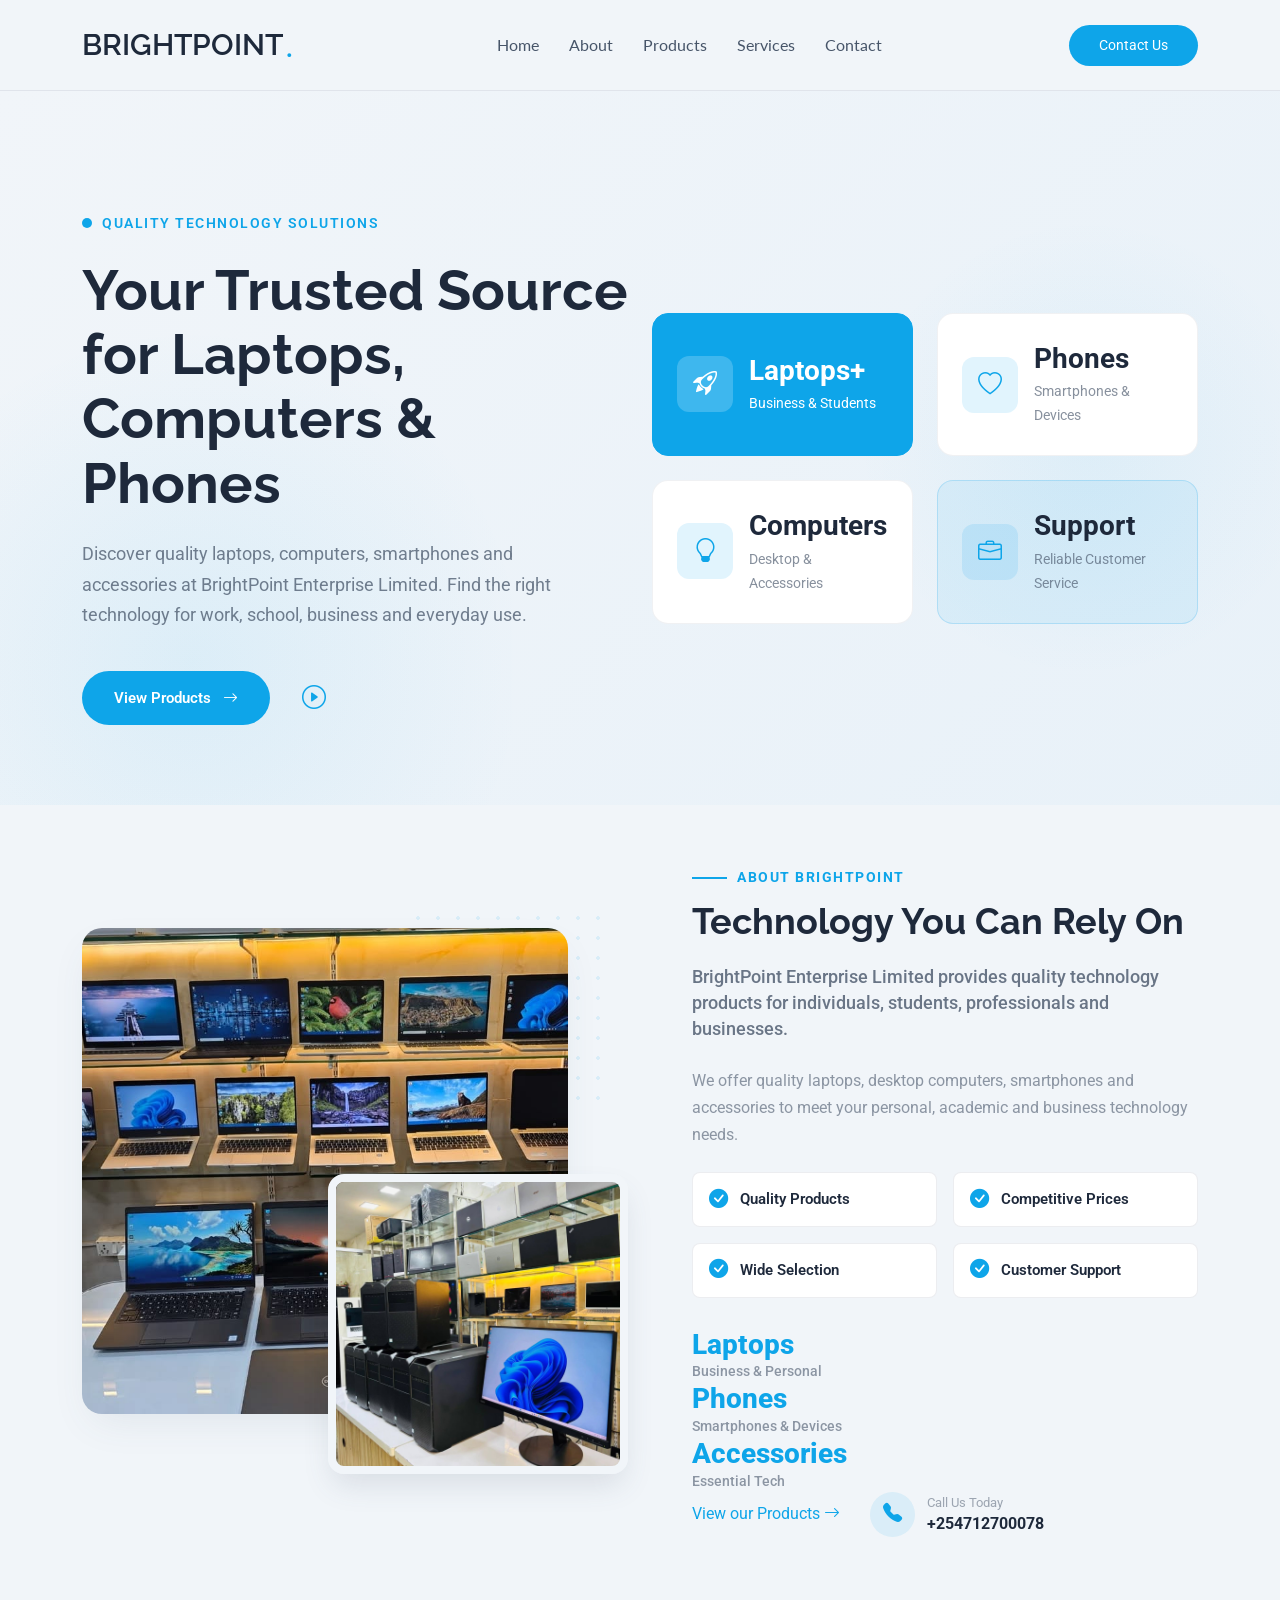
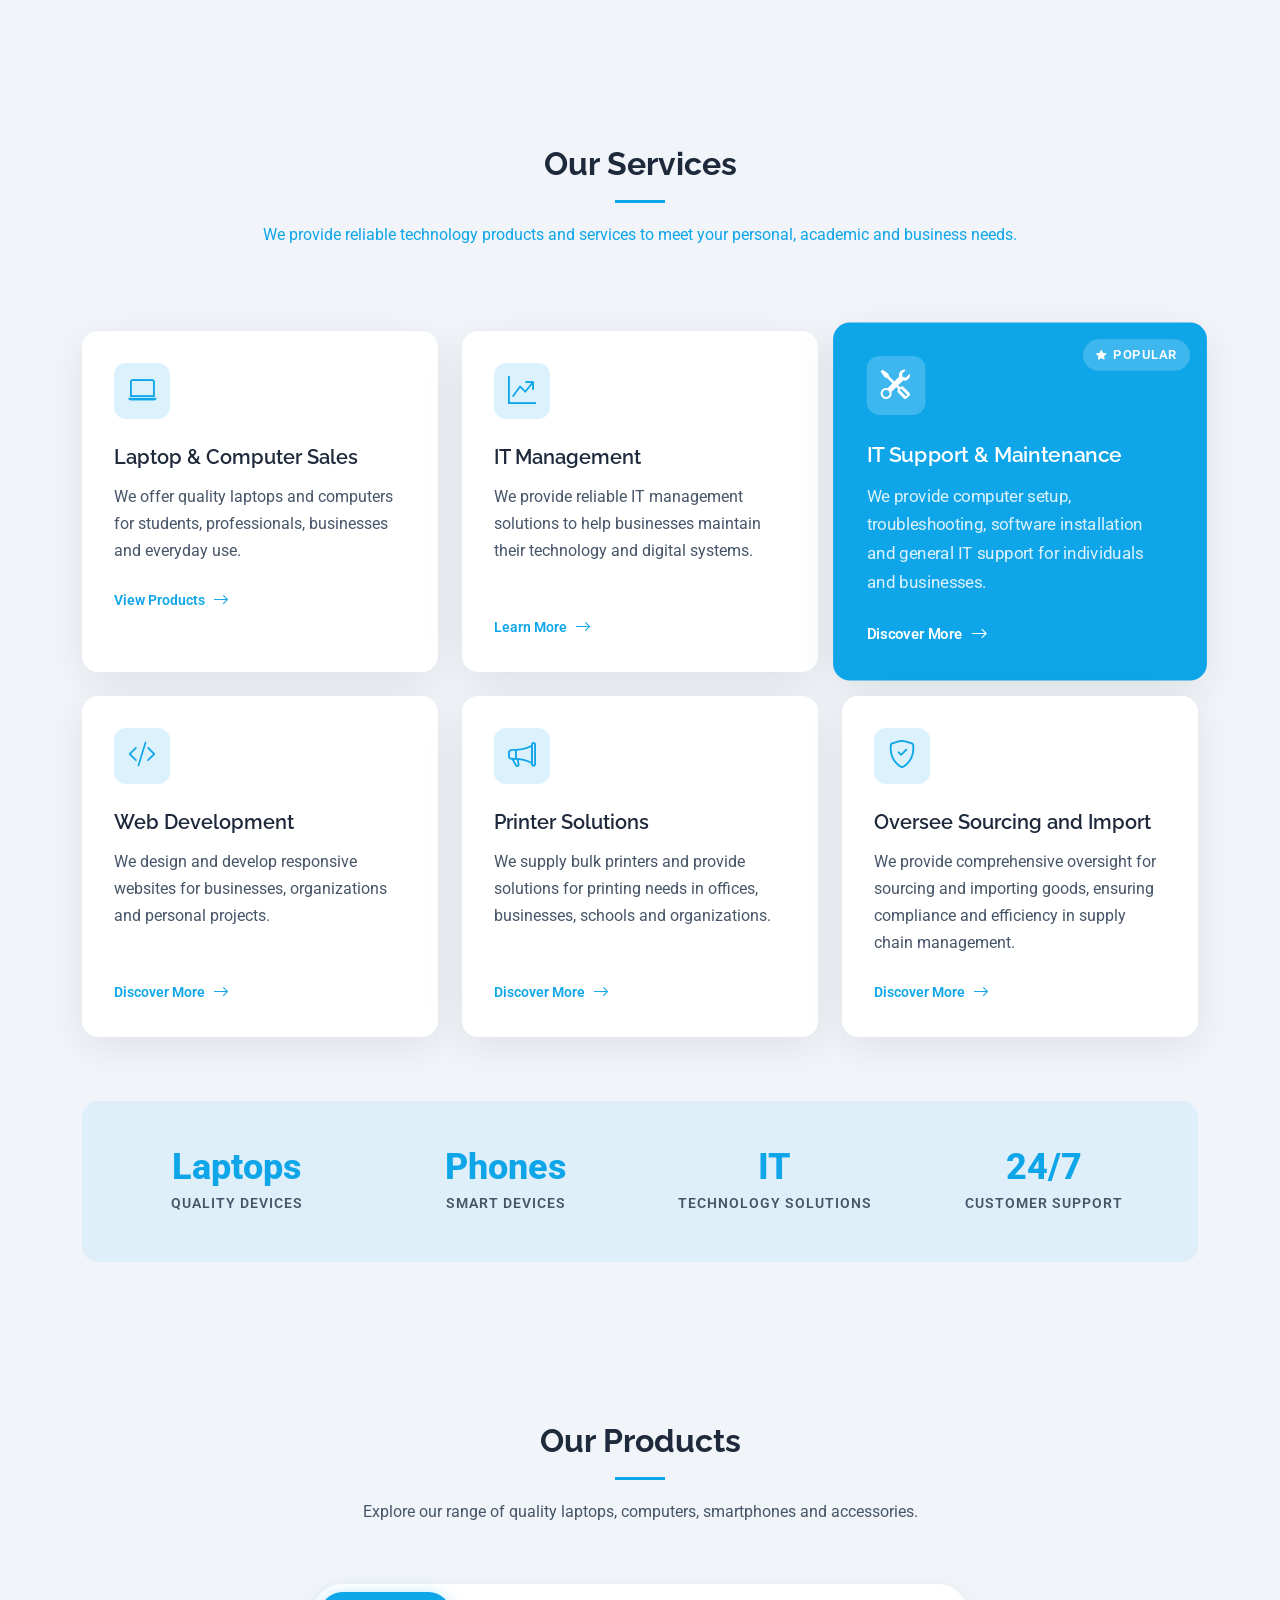
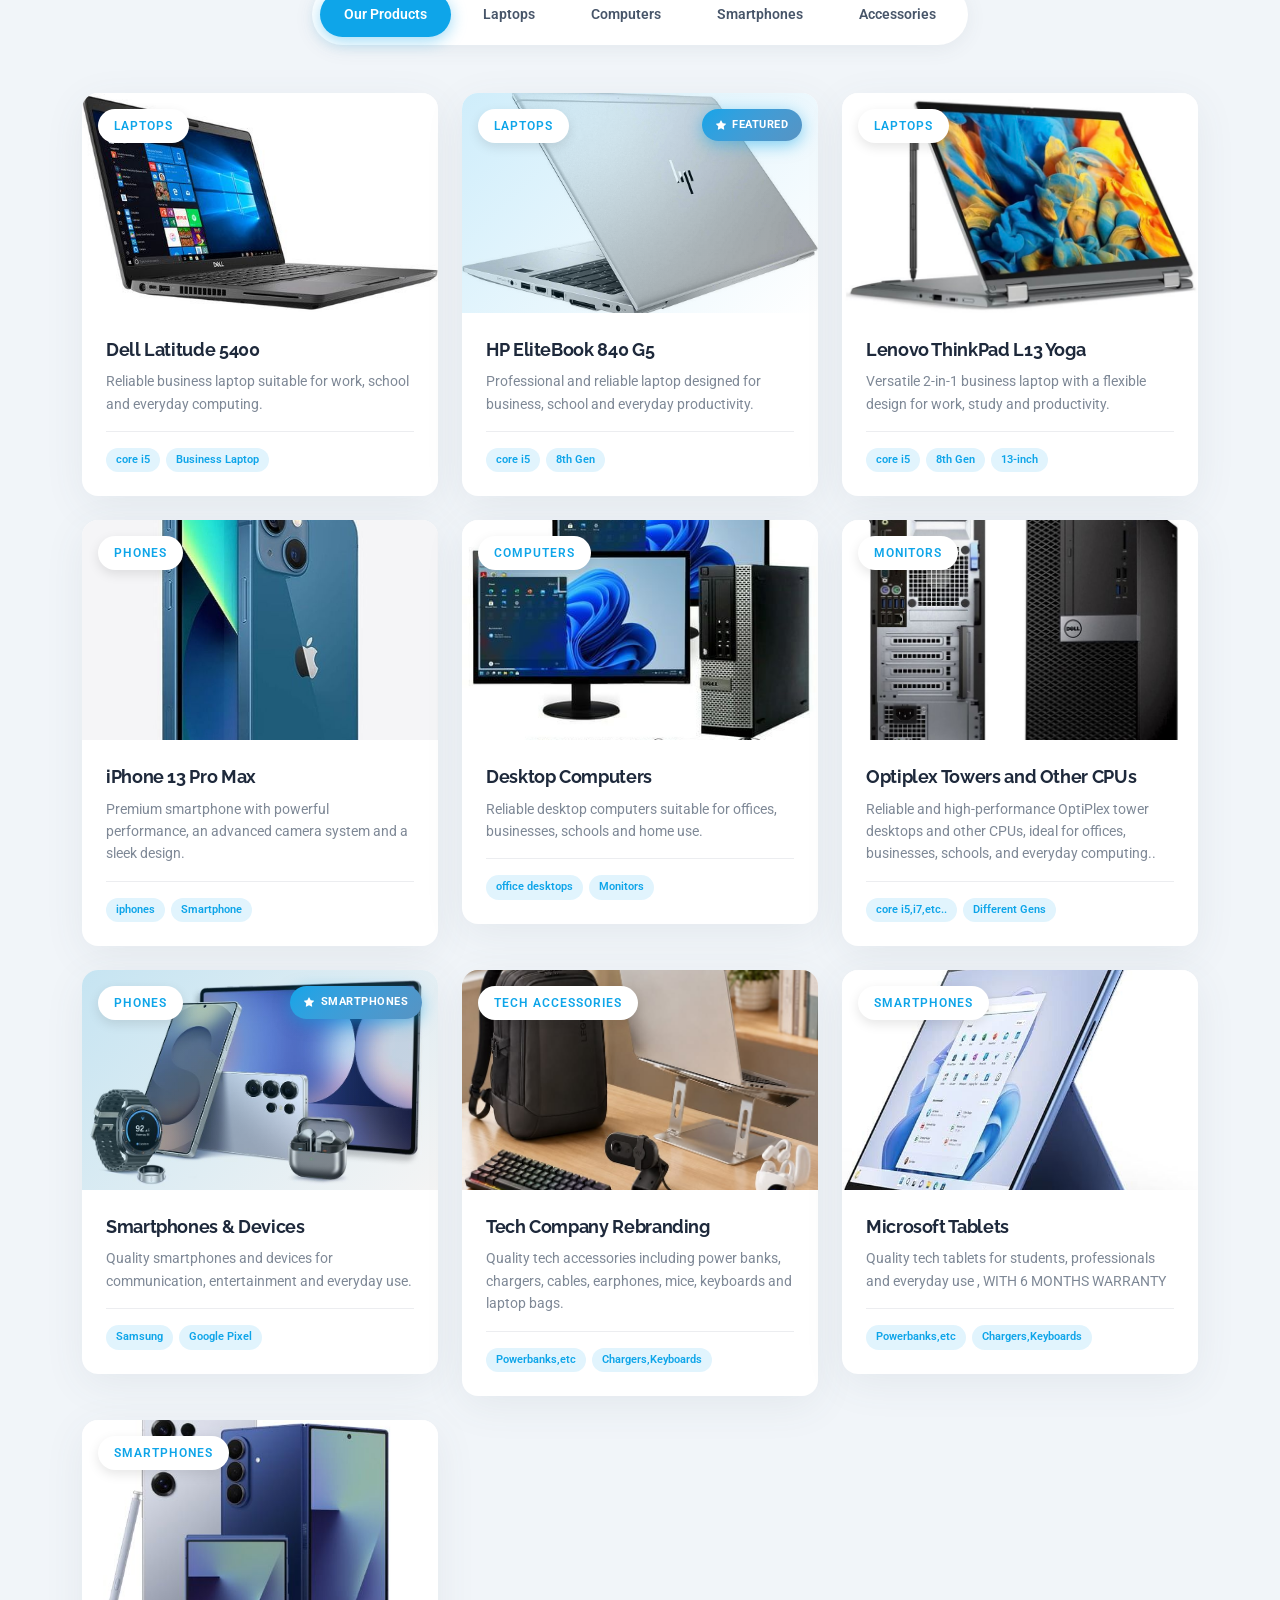
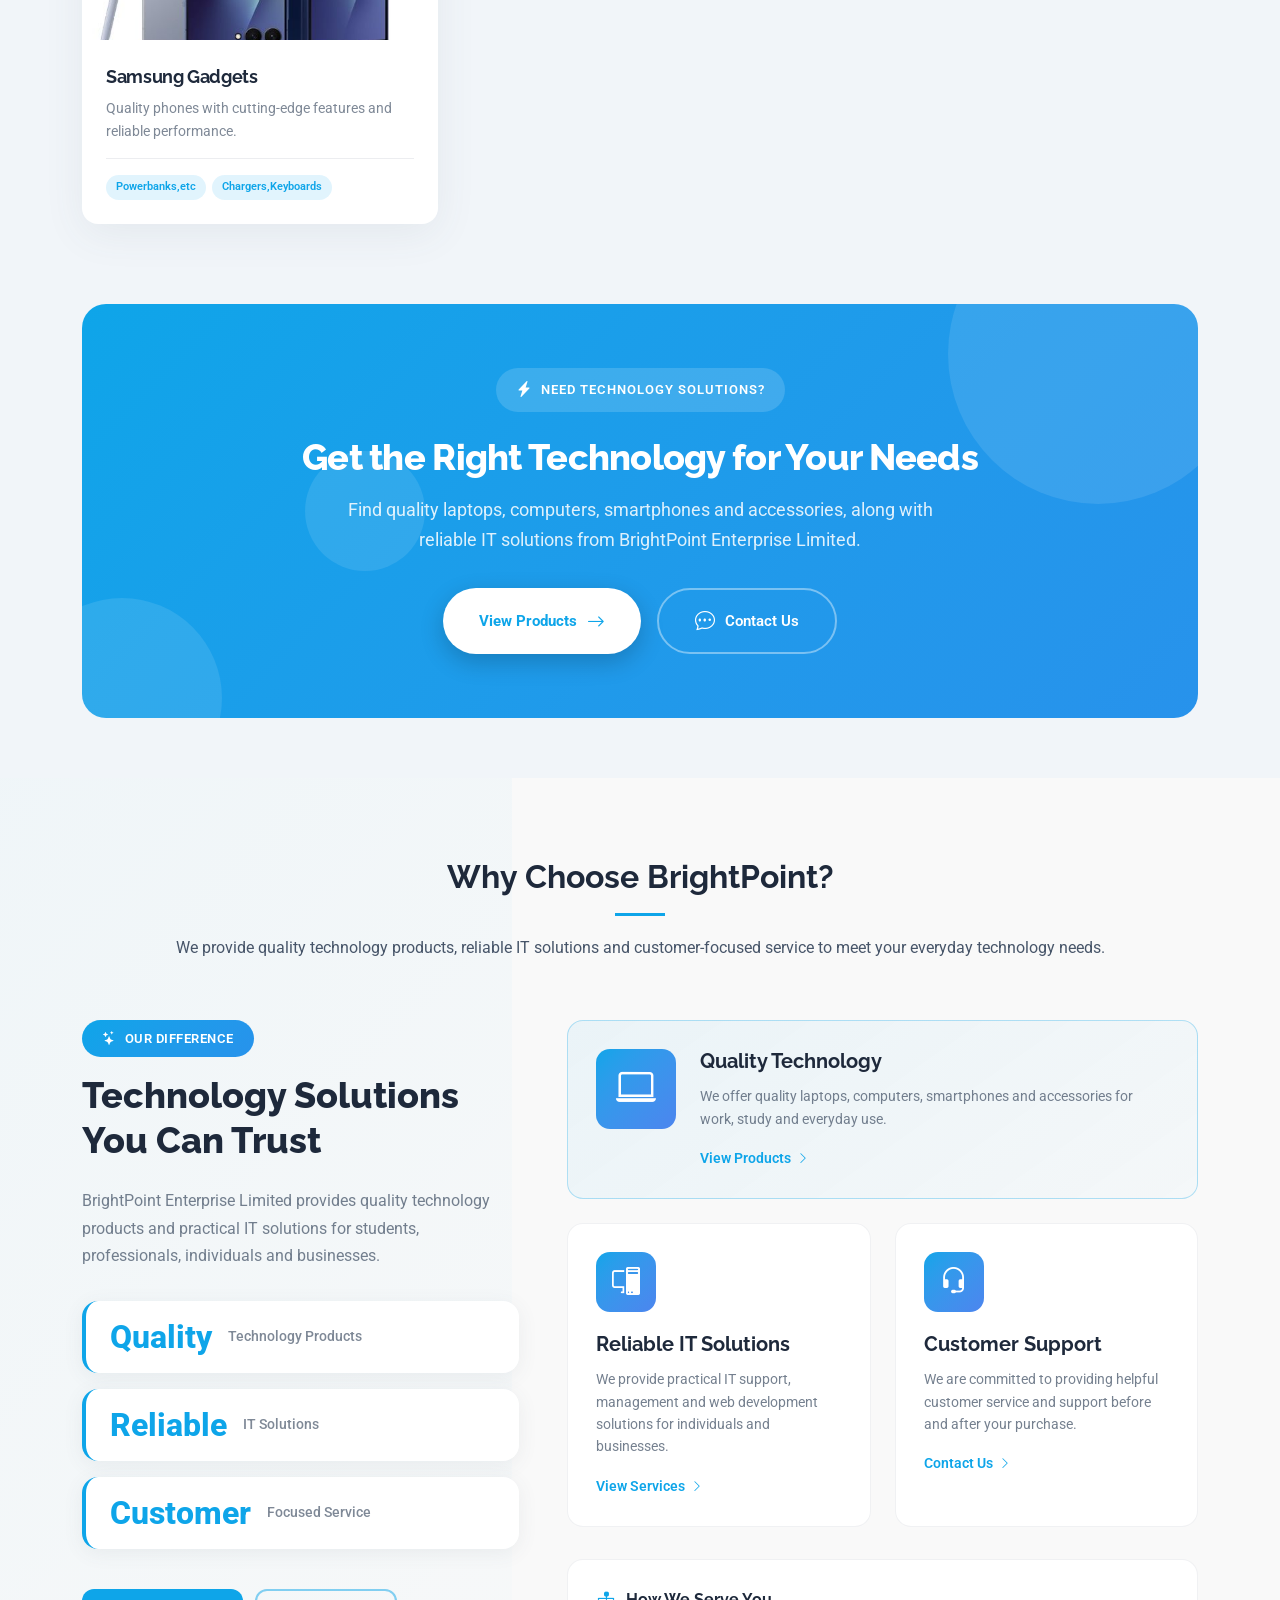
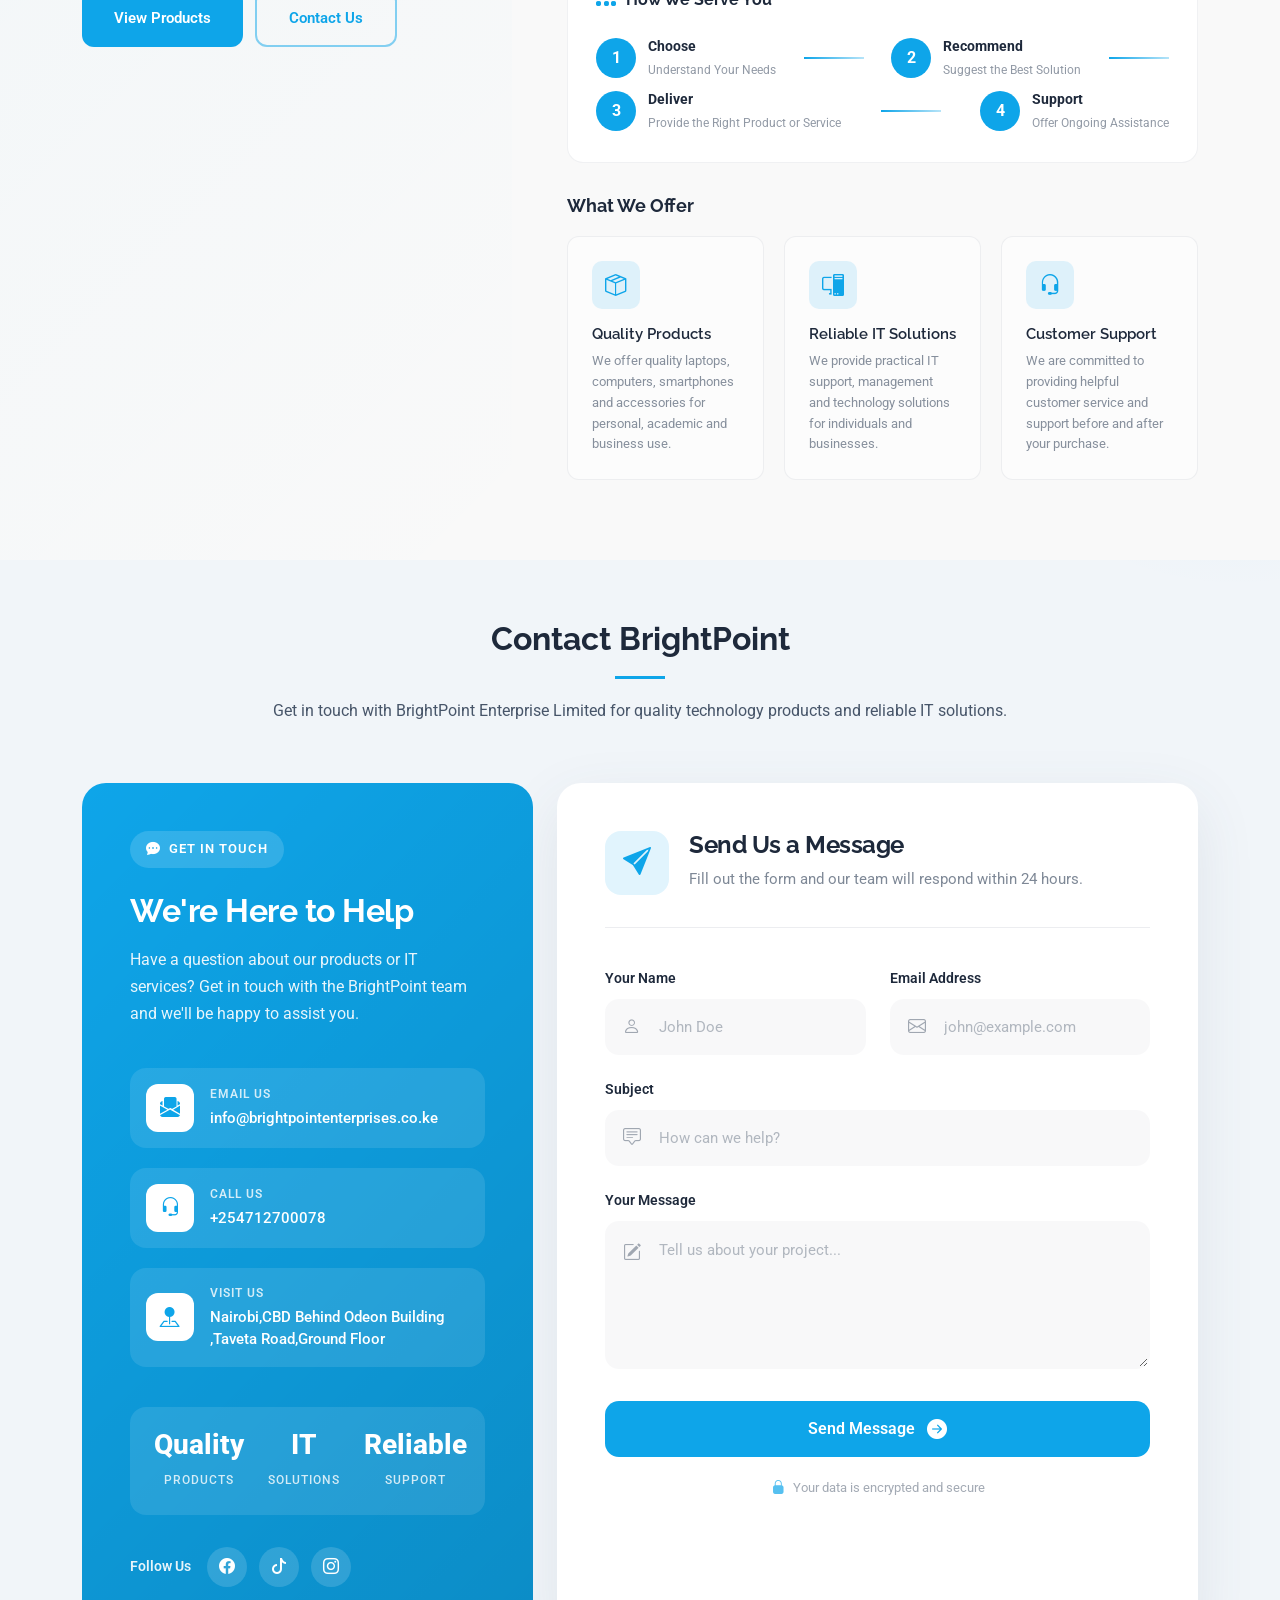
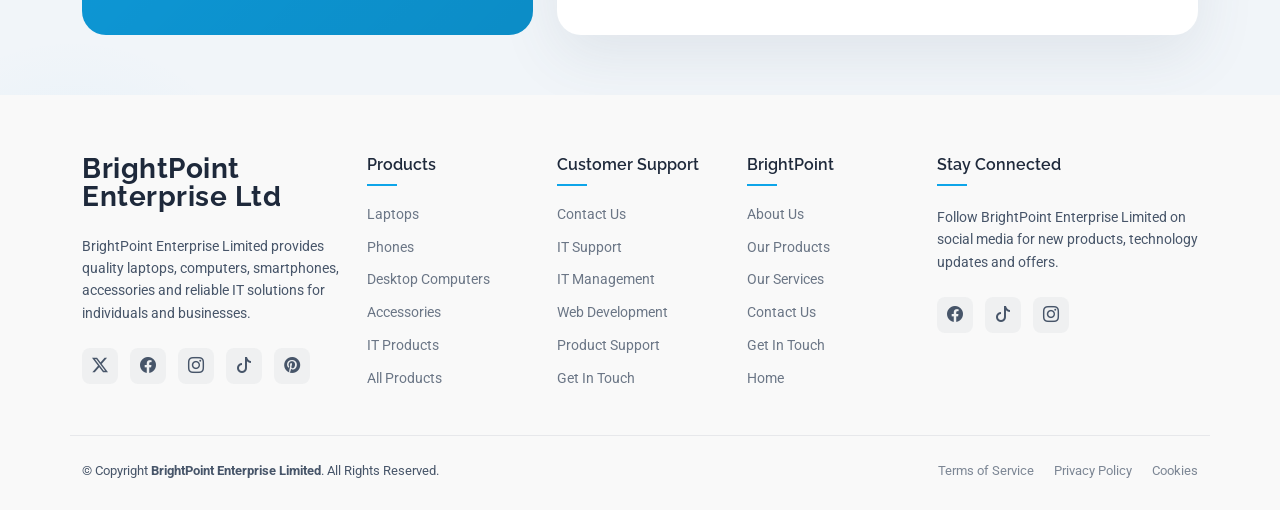
<file: index.html>
<!DOCTYPE html>
<html lang="en">

<head>
  <meta charset="utf-8">
  <meta content="width=device-width, initial-scale=1.0" name="viewport">
  <title>BrightPoint Enterprise Limited | Laptops, Computers & Phones</title>
  <meta name="description" content="">
  <meta name="keywords" content="">

  <!-- Favicons -->
  <link href="assets/img/favicon.png" rel="icon">
  <link href="assets/img/apple-touch-icon.png" rel="apple-touch-icon">

  <!-- Fonts -->
  <link href="https://fonts.googleapis.com" rel="preconnect">
  <link href="https://fonts.gstatic.com" rel="preconnect" crossorigin>
  <link href="https://fonts.googleapis.com/css2?family=Roboto:ital,wght@0,100;0,300;0,400;0,500;0,700;0,900;1,100;1,300;1,400;1,500;1,700;1,900&family=Lato:ital,wght@0,100;0,300;0,400;0,700;0,900;1,100;1,300;1,400;1,700;1,900&family=Raleway:ital,wght@0,100;0,200;0,300;0,400;0,500;0,600;0,700;0,800;0,900;1,100;1,200;1,300;1,400;1,500;1,600;1,700;1,800;1,900&display=swap" rel="stylesheet">

  <!-- Vendor CSS Files -->
  <link href="assets/vendor/bootstrap/css/bootstrap.min.css" rel="stylesheet">
  <link href="assets/vendor/bootstrap-icons/bootstrap-icons.css" rel="stylesheet">
  <link href="assets/vendor/aos/aos.css" rel="stylesheet">
  <link href="assets/vendor/glightbox/css/glightbox.min.css" rel="stylesheet">
  <link href="assets/vendor/swiper/swiper-bundle.min.css" rel="stylesheet">

  <!-- Main CSS File -->
  <link href="assets/css/main.css" rel="stylesheet">

  <!-- =======================================================
  * Template Name: Orbit
  * Template URL: https://bootstrapmade.com/orbit-bootstrap-template/
  * Updated: Jan 13 2026 with Bootstrap v5.3.8
  * Author: BootstrapMade.com
  * License: https://bootstrapmade.com/license/
  ======================================================== -->
</head>

<body class="index-page">

  <header id="header" class="header d-flex align-items-center sticky-top">
    <div class="container position-relative d-flex align-items-center justify-content-between">

      <a href="index.html" class="logo d-flex align-items-center me-auto me-xl-0">
        <!-- Uncomment the line below if you also wish to use an image logo -->
        <!-- <img src="assets/img/logo.webp" alt=""> -->
        <h1 class="sitename">BRIGHTPOINT</h1><span>.</span>
      </a>

      <nav id="navmenu" class="navmenu">
        <ul>
  <li><a href="#home" class="active">Home</a></li>
  <li><a href="#about">About</a></li>
  <li><a href="#products">Products</a></li>
  <li><a href="#services">Services</a></li>
  <li><a href="#contact">Contact</a></li>
</ul>
          <i class="mobile-nav-toggle d-xl-none bi bi-list"></i>
      </nav>

<a class="btn-getstarted" href="#contact">Contact Us</a>
    </div>
  </header>

  <main class="main">

    <!-- Hero Section -->
    <section id="hero" class="hero section">

      <div class="container" data-aos="fade-up" data-aos-delay="100">

        <div class="row align-items-center gy-5">

          <div class="col-lg-6" data-aos="fade-right" data-aos-delay="200">
            <div class="hero-content">
              <div class="hero-tag" data-aos="fade-up" data-aos-delay="250">
                <span class="tag-dot"></span>
                <span class="tag-text">Quality Technology Solutions</span>
              </div>

              <h1 class="hero-headline">Your Trusted Source for Laptops, Computers & Phones</h1>
              <p class="hero-text" data-aos="fade-up" data-aos-delay="350">
  Discover quality laptops, computers, smartphones and accessories at BrightPoint Enterprise Limited.
  Find the right technology for work, school, business and everyday use.
</p>
              <div class="hero-cta" data-aos="fade-up" data-aos-delay="400">
               <a href="#products" class="cta-button">
                   <span>View Products</span>
                 <i class="bi bi-arrow-right"></i>
                </a>
                <a href="https://www.youtube.com/watch?v=Y7f98aduVJ8" class="glightbox cta-link" data-gallery="hero-video">
                  <i class="bi bi-play-circle"></i>
                 
                </a>
              </div>
            </div>
          </div>

          <div class="col-lg-6" data-aos="fade-left" data-aos-delay="300">
            <div class="stats-grid">
              <div class="stat-card stat-card-primary" data-aos="zoom-in" data-aos-delay="350">
                <div class="stat-icon-wrap">
                  <i class="bi bi-rocket-takeoff"></i>
                </div>
                <div class="stat-info">
                  <span class="stat-value">Laptops+</span>
                  <span class="stat-title">Business & Students</span>
                </div>
              </div>

              <div class="stat-card" data-aos="zoom-in" data-aos-delay="400">
                <div class="stat-icon-wrap">
                  <i class="bi bi-heart"></i>
                </div>
                <div class="stat-info">
                  <span class="stat-value">Phones</span>
                  <span class="stat-title">Smartphones & Devices</span>
                </div>
              </div>

              <div class="stat-card" data-aos="zoom-in" data-aos-delay="450">
                <div class="stat-icon-wrap">
                  <i class="bi bi-lightbulb"></i>
                </div>
                <div class="stat-info">
                  <span class="stat-value">Computers</span>
                  <span class="stat-title">Desktop & Accessories</span>
                </div>
              </div>

              <div class="stat-card stat-card-accent" data-aos="zoom-in" data-aos-delay="500">
                <div class="stat-icon-wrap">
                  <i class="bi bi-briefcase"></i>
                </div>
                <div class="stat-info">
                  <span class="stat-value">Support</span>
                  <span class="stat-title">Reliable Customer  Service</span>
                </div>
              </div>
            </div>
          </div>

        </div>

      </div>

    </section><!-- /Hero Section -->

    <!-- About Section -->
    <section id="about" class="about section">

      <div class="container" data-aos="fade-up" data-aos-delay="100">

        <div class="row gy-5 align-items-center">

          <div class="col-xl-6 aos-init aos-animate" data-aos="fade-right" data-aos-delay="200">
            <div class="about-images-wrapper">
              <div class="image-main">
                <img src="assets/img/about/1.jpg" alt="Business meeting" class="img-fluid">
              </div>
              <div class="image-offset">
                <img src="assets/img/about/2.jpg" alt="Detail shot" class="img-fluid">
              </div>
              
              <div class="shape-pattern"></div>
            </div>
          </div>

          <div class="col-xl-6 aos-init aos-animate" data-aos="fade-left" data-aos-delay="300">
            <div class="about-content">
              <div class="section-subtitle">About BrightPoint</div>
              <h2>Technology You Can Rely On</h2>
             <p class="lead-text">
          BrightPoint Enterprise Limited provides quality technology products for individuals,
         students, professionals and businesses.
          </p>
              <p class="mb-4 description">
         <p class="mb-4 description">
  We offer quality laptops, desktop computers, smartphones and accessories
  to meet your personal, academic and business technology needs.
</p>
            </p>

              <div class="features-grid">
                <div class="feature-card">
                  <i class="bi bi-check-circle-fill"></i>
                  <span>Quality Products</span>
                </div>
                <div class="feature-card">
                  <i class="bi bi-check-circle-fill"></i>
                  <span>Competitive Prices</span>
                </div>
                <div class="feature-card">
                  <i class="bi bi-check-circle-fill"></i>
                  <span>Wide Selection</span>
                </div>
                <div class="feature-card">
                  <i class="bi bi-check-circle-fill"></i>
                  <span>Customer Support</span>
                </div>
              </div>

              <div class="stat-box">
  <span class="number">Laptops</span>
  <span class="label">Business & Personal</span>
</div>

<div class="stat-box">
  <span class="number">Phones</span>
  <span class="label">Smartphones & Devices</span>
</div>

<div class="stat-box">
  <span class="number">Accessories</span>
  <span class="label">Essential Tech</span>
</div>

              <div class="action-buttons">
                <a href="#" Products="btn btn-primary-custom">
                  View our Products <i class="bi bi-arrow-right"></i>
                </a>
                <div class="contact-info">
                  <div class="icon-box">
                    <i class="bi bi-telephone-fill"></i>
                  </div>
                  <div class="text">
                    <span>Call Us Today</span>
                    <a href="tel:+254712700078">+254712700078<yh/a>
                  </div>
                </div>
              </div>

            </div>
          </div>

        </div>

      </div>

    </section><!-- /About Section -->

    <!-- Services Section -->
    <section id="services" class="services section">

      <!-- Section Title -->
      <div class="container section-title" data-aos="fade-up">
        <h2>Our Services</h2>
<p>We provide reliable technology products and services to meet your personal, academic and business needs.</p>
      </div><!-- End Section Title -->

      <div class="container" data-aos="fade-up" data-aos-delay="100">

        <div class="row g-4">

          <!-- Service Card 1 -->
          <div class="col-lg-4 col-md-6" data-aos="fade-up" data-aos-delay="100">
            <div class="service-card">
              <div class="icon-wrapper">
                <i class="bi bi-laptop"></i>
              </div>
              <h3>Laptop &amp; Computer Sales</h3>
<p>We offer quality laptops and computers for students, professionals, businesses and everyday use.</p>
              <a href="javascript:void(0)" class="service-link">
                <span>View Products</span>
                <i class="bi bi-arrow-right"></i>
              </a>
            </div>
          </div><!-- End Service Card -->

          <!-- Service Card 2 -->
          <div class="col-lg-4 col-md-6" data-aos="fade-up" data-aos-delay="200">
            <div class="service-card">
              <div class="icon-wrapper">
                <i class="bi bi-graph-up-arrow"></i>
              </div>
              <h3>IT Management</h3>
<p>We provide reliable IT management solutions to help businesses maintain their technology and digital systems.</p>
              <a href="javascript:void(0)" class="service-link">
                <span>Learn More</span>
                <i class="bi bi-arrow-right"></i>
              </a>
            </div>
          </div><!-- End Service Card -->

          <!-- Service Card 3 - Featured -->
          <div class="col-lg-4 col-md-6" data-aos="fade-up" data-aos-delay="300">
            <div class="service-card featured">
              <div class="featured-badge">
                <i class="bi bi-star-fill"></i>
                <span>Popular</span>
              </div>
              <div class="icon-wrapper">
                <i class="bi bi-tools"></i>
              </div>
              <h3>IT Support &amp; Maintenance</h3>
<p>We provide computer setup, troubleshooting, software installation and general IT support for individuals and businesses.</p>
              <a href="javascript:void(0)" class="service-link">
                <span>Discover More</span>
                <i class="bi bi-arrow-right"></i>
              </a>
            </div>
          </div><!-- End Service Card -->

          <!-- Service Card 4 -->
          <div class="col-lg-4 col-md-6" data-aos="fade-up" data-aos-delay="100">
            <div class="service-card">
              <div class="icon-wrapper">
                <i class="bi bi-code-slash"></i>
              </div>
              <h3>Web Development</h3>
              <p>We design and develop responsive websites for businesses, organizations and personal projects.</p>
              <a href="javascript:void(0)" class="service-link">
                <span>Discover More</span>
                <i class="bi bi-arrow-right"></i>
              </a>
            </div>
          </div><!-- End Service Card -->

          <!-- Service Card 5 -->
          <div class="col-lg-4 col-md-6" data-aos="fade-up" data-aos-delay="200">
            <div class="service-card">
              <div class="icon-wrapper">
                <i class="bi bi-megaphone"></i>
              </div>
              <h3>Printer Solutions</h3>
              <p>We supply bulk printers and provide solutions for printing needs in offices, businesses, schools and organizations.</p>
              <a href="javascript:void(0)" class="service-link">
                <span>Discover More</span>
                <i class="bi bi-arrow-right"></i>
              </a>
            </div>
          </div><!-- End Service Card -->

          <!-- Service Card 6 -->
          <div class="col-lg-4 col-md-6" data-aos="fade-up" data-aos-delay="300">
            <div class="service-card">
              <div class="icon-wrapper">
                <i class="bi bi-shield-check"></i>
              </div>
              <h3>Oversee Sourcing and Import</h3>
              <p>We provide comprehensive oversight for sourcing and importing goods, ensuring compliance and efficiency in supply chain management.</p>
              <a href="javascript:void(0)" class="service-link">
                <span>Discover More</span>
                <i class="bi bi-arrow-right"></i>
              </a>
            </div>
          </div><!-- End Service Card -->

        </div>

        <!-- Stats Row -->
        <div class="stats-row" data-aos="fade-up" data-aos-delay="400">
          <div class="row g-4 justify-content-center">
            <div class="col-6 col-md-3">
              <div class="stat-item">
                <span class="stat-number">Laptops</span>
              <span class="stat-label">Quality Devices</span>
              </div>
            </div>
            <div class="col-6 col-md-3">
              <div class="stat-item">
                <span class="stat-number">Phones</span>
          <span class="stat-label">Smart Devices</span>
              </div>
            </div>
            <div class="col-6 col-md-3">
              <div class="stat-item">
                <span class="stat-number">IT</span>
       <span class="stat-label">Technology Solutions</span>
              </div>
            </div>
            <div class="col-6 col-md-3">
              <div class="stat-item">
                <span class="stat-number">24/7</span>
        <span class="stat-label">Customer Support</span>
              </div>
            </div>
          </div>
        </div>

      </div>

    </section><!-- /Services Section -->

    <!-- Portfolio Section -->
<section id="products" class="portfolio section">
      <!-- Section Title -->
      <div class="container section-title" data-aos="fade-up">
        <h2>Our Products</h2>
        <p>Explore our range of quality laptops, computers, smartphones and accessories.</p>
        </div>
      <div class="container" data-aos="fade-up" data-aos-delay="100">

        <div class="isotope-layout" data-default-filter="*" data-layout="fitRows" data-sort="original-order">

          <div class="filters-wrapper" data-aos="fade-up" data-aos-delay="100">
            <ul class="portfolio-filters isotope-filters">
              <li data-filter="*" class="filter-active">Our Products</li>
              <li data-filter=".filter-laptops">Laptops</li>
              <li data-filter=".filter-computers">Computers</li>
              <li data-filter=".filter-smartphones">Smartphones</li>
              <li data-filter=".filter-accessories">Accessories</li>
            </ul>
          </div>

          <div class="row g-4 isotope-container" data-aos="fade-up" data-aos-delay="200">
           <div class="col-lg-4 col-md-6 portfolio-item isotope-item filter-laptops"> 
              <div class="project-card">
                <div class="image-wrapper">
                  <img src="assets/img/portfolio/2.jpg" alt="Project showcase" class="img-fluid" loading="lazy">
                  <div class="hover-overlay">
                    <div class="overlay-actions">
                      <a href="assets/img/portfolio/2.jpg" class="glightbox action-btn" data-gallery="portfolio">
                        <i class="bi bi-eye"></i>
                      </a>
                      <a href="#" class="action-btn">
                        <i class="bi bi-link-45deg"></i>
                      </a>
                    </div>
                  </div>
                  <span class="category-badge">Laptops</span>
                </div>
                <div class="project-info">
                  <h3>Dell Latitude 5400</h3>
                  <p>Reliable business laptop suitable for work, school and everyday computing.</p>
                  <div class="project-meta">
                    <div class="tech-tags">
                      <span>core i5</span>
                      <span>Business Laptop</span>
                    </div>
                  
                  </div>
                </div>
              </div>
            </div><!-- End Portfolio Item -->

            <div class="col-lg-4 col-md-6 portfolio-item isotope-item filter-Laptops">
              <div class="project-card featured">
                <div class="image-wrapper">
                  <img src="assets/img/portfolio/4.jpg" alt="Project showcase" class="img-fluid" loading="lazy">
                  <div class="hover-overlay">
                    <div class="overlay-actions">
                      <a href="assets/img/portfolio/4.jpg" class="glightbox action-btn" data-gallery="portfolio">
                        <i class="bi bi-eye"></i>
                      </a>
                      <a href="#" class="action-btn">
                        <i class="bi bi-link-45deg"></i>
                      </a>
                    </div>
                  </div>
                 <span class="category-badge">Laptops</span>
                  <span class="featured-badge"><i class="bi bi-star-fill"></i> Featured</span>
                </div>
                <div class="project-info">
                  <h3>HP EliteBook 840 G5</h3>
                  <p>Professional and reliable laptop designed for business, school and everyday productivity.</p>
                  <div class="project-meta">
                    <div class="tech-tags">
                      <span>core i5</span>
                      <span>8th Gen</span>
                    </div>
                  
                  </div>
                </div>
              </div>
            </div><!-- End Portfolio Item -->

            <div class="col-lg-4 col-md-6 portfolio-item isotope-item filter-laptops">
              <div class="project-card">
                <div class="image-wrapper">
                  <img src="assets/img/portfolio/6.jpg" alt="Project showcase" class="img-fluid" loading="lazy">
                  <div class="hover-overlay">
                    <div class="overlay-actions">
                      <a href="assets/img/portfolio/6.jpg" class="glightbox action-btn" data-gallery="portfolio">
                        <i class="bi bi-eye"></i>
                      </a>
                      <a href="#" class="action-btn">
                        <i class="bi bi-link-45deg"></i>
                      </a>
                    </div>
                  </div>
                  <span class="category-badge">Laptops</span>
                </div>
                <div class="project-info">
                  <h3>Lenovo ThinkPad L13 Yoga</h3>
                  <p>Versatile 2-in-1 business laptop with a flexible design for work, study and productivity.</p>
                  <div class="project-meta">
                    <div class="tech-tags">
                      <span>core i5</span>
                      <span>8th Gen</span>
                      <span>13-inch</span>
                    </div>
                  </div>
                </div>
              </div>
            </div><!-- End Portfolio Item -->

            <div class="col-lg-4 col-md-6 portfolio-item isotope-item filter-smartphones">
              <div class="project-card">
                <div class="image-wrapper">
                  <img src="assets/img/portfolio/8.jpg" alt="Project showcase" class="img-fluid" loading="lazy">
                  <div class="hover-overlay">
                    <div class="overlay-actions">
                      <a href="assets/img/portfolio/8.jpg" class="glightbox action-btn" data-gallery="portfolio">
                        <i class="bi bi-eye"></i>
                      </a>
                      <a href="#" class="action-btn">
                        <i class="bi bi-link-45deg"></i>
                      </a>
                    </div>
                  </div>
                  <span class="category-badge">Phones</span>
                </div>
                <div class="project-info">
                  <h3>iPhone 13 Pro Max</h3>
                  <p>Premium smartphone with powerful performance, an advanced camera system and a sleek design.</p>
                  <div class="project-meta">
                    <div class="tech-tags">
                      <span>iphones</span>
                      <span>Smartphone</span>
                      
                    </div>
                   
                  </div>
                </div>
              </div>
            </div><!-- End Portfolio Item -->

            <div class="col-lg-4 col-md-6 portfolio-item isotope-item filter-computers">
              <div class="project-card">
                <div class="image-wrapper">
                  <img src="assets/img/portfolio/1.jpg" alt="Project showcase" class="img-fluid" loading="lazy">
                  <div class="hover-overlay">
                    <div class="overlay-actions">
                      <a href="assets/img/portfolio/1.jpg" class="glightbox action-btn" data-gallery="portfolio">
                        <i class="bi bi-eye"></i>
                      </a>
                      <a href="#" class="action-btn">
                        <i class="bi bi-link-45deg"></i>
                      </a>
                    </div>
                  </div>
                  <span class="category-badge">Computers</span>
                </div>
                <div class="project-info">
                  <h3>Desktop Computers</h3>
                  <p>Reliable desktop computers suitable for offices, businesses, schools and home use.</p>
                  <div class="project-meta">
                    <div class="tech-tags">
                      <span>office desktops</span>
                      <span>Monitors</span>
                    </div>
                    
                  </div>
                </div>
              </div>
            </div><!-- End Portfolio Item -->

            <div class="col-lg-4 col-md-6 portfolio-item isotope-item filter-computers">
              <div class="project-card">
                <div class="image-wrapper">
                  <img src="assets/img/portfolio/3.jpg" alt="Project showcase" class="img-fluid" loading="lazy">
                  <div class="hover-overlay">
                    <div class="overlay-actions">
                      <a href="assets/img/portfolio/3.jpg" class="glightbox action-btn" data-gallery="portfolio">
                        <i class="bi bi-eye"></i>
                      </a>
                      <a href="#" class="action-btn">
                        <i class="bi bi-link-45deg"></i>
                      </a>
                    </div>
                  </div>
                  <span class="category-badge">Monitors</span>
                </div>
                <div class="project-info">
                  <h3>Optiplex Towers and Other CPUs</h3>
                  <p>Reliable and high-performance OptiPlex tower desktops and other CPUs, ideal for offices, businesses, schools, and everyday computing..</p>
                  <div class="project-meta">
                    <div class="tech-tags">
                      <span>core i5,i7,etc..</span>
                      <span>Different Gens</span>
                    </div>
                    
                  </div>
                </div>
              </div>
            </div><!-- End Portfolio Item -->

            <div class="col-lg-4 col-md-6 portfolio-item isotope-item filter-ui">
              <div class="project-card featured">
                <div class="image-wrapper">
                  <img src="assets/img/portfolio/7.jpg" alt="Project showcase" class="img-fluid" loading="lazy">
                  <div class="hover-overlay">
                    <div class="overlay-actions">
                      <a href="assets/img/portfolio/7.jpg" class="glightbox action-btn" data-gallery="portfolio">
                        <i class="bi bi-eye"></i>
                      </a>
                      <a href="#" class="action-btn">
                        <i class="bi bi-link-45deg"></i>
                      </a>
                    </div>
                  </div>
                  <span class="category-badge">Phones</span>
                  <span class="featured-badge"><i class="bi bi-star-fill"></i> Smartphones</span>
                </div>
                <div class="project-info">
                  <h3>Smartphones &amp; Devices</h3>
                  <p>Quality smartphones and devices for communication, entertainment and everyday use.</p>
                  <div class="project-meta">
                    <div class="tech-tags">
                      <span>Samsung</span>
                      <span>Google Pixel</span>
                    </div>
                   
                  </div>
                </div>
              </div>
            </div><!-- End Portfolio Item -->

            <div class="col-lg-4 col-md-6 portfolio-item isotope-item filter-Accessories">
              <div class="project-card">
                <div class="image-wrapper">
                  <img src="assets/img/portfolio/11.jpg" alt="Project showcase" class="img-fluid" loading="lazy">
                  <div class="hover-overlay">
                    <div class="overlay-actions">
                      <a href="assets/img/portfolio/11.jpg" class="glightbox action-btn" data-gallery="portfolio">
                        <i class="bi bi-eye"></i>
                      </a>
                      <a href="#" class="action-btn">
                        <i class="bi bi-link-45deg"></i>
                      </a>
                    </div>
                  </div>
                  <span class="category-badge">Tech Accessories</span>
                </div>
                <div class="project-info">
                  <h3>Tech Company Rebranding</h3>
                  <p>Quality tech accessories including power banks, chargers, cables, earphones, mice, keyboards and laptop bags.</p>
                  <div class="project-meta">
                    <div class="tech-tags">
                      <span>Powerbanks,etc</span>
                      <span>Chargers,Keyboards</span>
                    </div>
                    
                  </div>
                </div>
              </div>
            </div><!-- End Portfolio Item -->
            <div class="col-lg-4 col-md-6 portfolio-item isotope-item filter-smartphones">
              <div class="project-card">
                <div class="image-wrapper">
                  <img src="assets/img/portfolio/5.jpg" alt="Project showcase" class="img-fluid" loading="lazy">
                  <div class="hover-overlay">
                    <div class="overlay-actions">
                      <a href="assets/img/portfolio/9.jpg" class="glightbox action-btn" data-gallery="portfolio">
                        <i class="bi bi-eye"></i>
                      </a>
                      <a href="#" class="action-btn">
                        <i class="bi bi-link-45deg"></i>
                      </a>
                    </div>
                  </div>
                  <span class="category-badge">Smartphones</span>
                </div>
                <div class="project-info">
                  <h3>Microsoft Tablets</h3>
                  <p>Quality tech tablets for students, professionals and everyday use , WITH 6 MONTHS WARRANTY</p>
                  <div class="project-meta">
                    <div class="tech-tags">
                      <span>Powerbanks,etc</span>
                      <span>Chargers,Keyboards</span>
                    </div>
                    
                  </div>
                </div>
              </div>
            </div><!-- End Portfolio Item -->

            <div class="col-lg-4 col-md-6 portfolio-item isotope-item filter-Smartphones">
              <div class="project-card">
                <div class="image-wrapper">
                  <img src="assets/img/portfolio/12.jpg" alt="Project showcase" class="img-fluid" loading="lazy">
                  <div class="hover-overlay">
                    <div class="overlay-actions">
                      <a href="assets/img/portfolio/12.jpg" class="glightbox action-btn" data-gallery="portfolio">
                        <i class="bi bi-eye"></i>
                      </a>
                      <a href="#" class="action-btn">
                        <i class="bi bi-link-45deg"></i>
                      </a>
                    </div>
                  </div>
                  <span class="category-badge">Smartphones</span>
                </div>
                <div class="project-info">
                  <h3>Samsung Gadgets</h3>
                  <p>Quality phones with cutting-edge features and reliable performance.</p>
                  <div class="project-meta">
                    <div class="tech-tags">
                      <span>Powerbanks,etc</span>
                      <span>Chargers,Keyboards</span>
                    </div>
                    
                  </div>
                </div>
              </div>
            </div><!-- End Portfolio Item -->

       

        </div>

        <div class="cta-section" data-aos="zoom-in" data-aos-delay="300">
          <div class="cta-content">
            <span class="cta-label"><i class="bi bi-lightning-charge-fill"></i> Need Technology Solutions?</span>
            <h3>Get the Right Technology for Your Needs</h3>
            <p>Find quality laptops, computers, smartphones and accessories, along with reliable IT solutions from BrightPoint Enterprise Limited.</p>
            <div class="cta-buttons">
              <a href="#contact" class="btn-cta-primary">View Products<i class="bi bi-arrow-right"></i></a>
              <a href="#contact" class="btn-cta-secondary"><i class="bi bi-chat-dots"></i> Contact Us</a>        
                </div>
          </div>
          <div class="cta-decoration">
            <div class="floating-shape shape-1"></div>
            <div class="floating-shape shape-2"></div>
            <div class="floating-shape shape-3"></div>
          </div>
        </div>

      </div>

    </section><!-- /Portfolio Section -->

    <!-- Why Us Section -->
<section id="why-us" class="why-us section light-background">

  <!-- Section Title -->
  <div class="container section-title" data-aos="fade-up">
    <h2>Why Choose BrightPoint?</h2>
    <p>We provide quality technology products, reliable IT solutions and customer-focused service to meet your everyday technology needs.</p>
  </div><!-- End Section Title -->

  <div class="container" data-aos="fade-up" data-aos-delay="100">

    <div class="row g-5">

      <!-- Left Side -->
      <div class="col-lg-5" data-aos="fade-right" data-aos-delay="200">
        <div class="sidebar-content">

          <div class="badge-wrapper">
            <span class="section-badge">
              <i class="bi bi-stars"></i> Our Difference
            </span>
          </div>

          <h2>Technology Solutions You Can Trust</h2>

          <p class="description">
            BrightPoint Enterprise Limited provides quality technology products and practical IT solutions for students, professionals, individuals and businesses.
          </p>

          <!-- Stats -->
          <div class="stat-cards">

            <div class="stat-card" data-aos="zoom-in" data-aos-delay="300">
              <div class="stat-value">
                <span>Quality</span>
              </div>
              <div class="stat-text">Technology Products</div>
            </div>

            <div class="stat-card" data-aos="zoom-in" data-aos-delay="350">
              <div class="stat-value">
                <span>Reliable</span>
              </div>
              <div class="stat-text">IT Solutions</div>
            </div>

            <div class="stat-card" data-aos="zoom-in" data-aos-delay="400">
              <div class="stat-value">
                <span>Customer</span>
              </div>
              <div class="stat-text">Focused Service</div>
            </div>

          </div><!-- End Stats -->

          <!-- Buttons -->
          <div class="action-buttons">
            <a href="#products" class="btn-main">View Products</a>
            <a href="#contact" class="btn-outline">Contact Us</a>
          </div>

        </div>
      </div><!-- End Left Side -->


      <!-- Right Side -->
      <div class="col-lg-7" data-aos="fade-left" data-aos-delay="200">

        <!-- Features -->
        <div class="features-grid">

          <!-- Feature 1 -->
          <div class="feature-box highlight" data-aos="fade-up" data-aos-delay="250">

            <div class="feature-icon">
              <i class="bi bi-laptop"></i>
            </div>

            <div class="feature-content">
              <h4>Quality Technology</h4>

              <p>
                We offer quality laptops, computers, smartphones and accessories for work, study and everyday use.
              </p>

              <a href="#products" class="feature-link">
                View Products <i class="bi bi-chevron-right"></i>
              </a>
            </div>

          </div><!-- End Feature Box -->


          <!-- Feature 2 -->
          <div class="feature-box" data-aos="fade-up" data-aos-delay="300">

            <div class="feature-icon">
              <i class="bi bi-pc-display"></i>
            </div>

            <div class="feature-content">
              <h4>Reliable IT Solutions</h4>

              <p>
                We provide practical IT support, management and web development solutions for individuals and businesses.
              </p>

              <a href="#services" class="feature-link">
                View Services <i class="bi bi-chevron-right"></i>
              </a>
            </div>

          </div><!-- End Feature Box -->


          <!-- Feature 3 -->
          <div class="feature-box" data-aos="fade-up" data-aos-delay="350">

            <div class="feature-icon">
              <i class="bi bi-headset"></i>
            </div>

            <div class="feature-content">
              <h4>Customer Support</h4>

              <p>
                We are committed to providing helpful customer service and support before and after your purchase.
              </p>

              <a href="#contact" class="feature-link">
                Contact Us <i class="bi bi-chevron-right"></i>
              </a>
            </div>

          </div><!-- End Feature Box -->

        </div><!-- End Features -->


        <!-- Process Timeline -->
        <div class="process-timeline" data-aos="fade-up" data-aos-delay="400">

          <h5 class="timeline-title">
            <i class="bi bi-diagram-3-fill"></i> How We Serve You
          </h5>

          <div class="timeline-steps">

            <div class="timeline-step">
              <div class="step-marker">1</div>
              <div class="step-info">
                <strong>Choose</strong>
                <span>Understand Your Needs</span>
              </div>
            </div>

            <div class="timeline-connector"></div>

            <div class="timeline-step">
              <div class="step-marker">2</div>
              <div class="step-info">
                <strong>Recommend</strong>
                <span>Suggest the Best Solution</span>
              </div>
            </div>

            <div class="timeline-connector"></div>

            <div class="timeline-step">
              <div class="step-marker">3</div>
              <div class="step-info">
                <strong>Deliver</strong>
                <span>Provide the Right Product or Service</span>
              </div>
            </div>

            <div class="timeline-connector"></div>

            <div class="timeline-step">
              <div class="step-marker">4</div>
              <div class="step-info">
                <strong>Support</strong>
                <span>Offer Ongoing Assistance</span>
              </div>
            </div>

          </div>
        </div><!-- End Process Timeline -->


        <!-- Capabilities -->
        <div class="capabilities-section" data-aos="fade-up" data-aos-delay="450">

          <h5 class="capabilities-heading">What We Offer</h5>

          <div class="capabilities-grid">

            <!-- Capability 1 -->
            <div class="capability-card">

              <div class="capability-icon">
                <i class="bi bi-box-seam"></i>
              </div>

              <h6>Quality Products</h6>

              <p>
                We offer quality laptops, computers, smartphones and accessories for personal, academic and business use.
              </p>

            </div>


            <!-- Capability 2 -->
            <div class="capability-card">

              <div class="capability-icon">
                <i class="bi bi-pc-display"></i>
              </div>

              <h6>Reliable IT Solutions</h6>

              <p>
                We provide practical IT support, management and technology solutions for individuals and businesses.
              </p>

            </div>


            <!-- Capability 3 -->
            <div class="capability-card">

              <div class="capability-icon">
                <i class="bi bi-headset"></i>
              </div>

              <h6>Customer Support</h6>

              <p>
                We are committed to providing helpful customer service and support before and after your purchase.
              </p>

            </div>

          </div>
        </div><!-- End Capabilities -->

      </div><!-- End Right Side -->

    </div>

  </div>

</section><!-- /Why Us Section -->
    <!-- Contact Section -->
    <section id="contact" class="contact section">

      <!-- Section Title -->
      <div class="container section-title" data-aos="fade-up">
        <h2>Contact BrightPoint</h2>
        <p>Get in touch with BrightPoint Enterprise Limited for quality technology products and reliable IT solutions.</p>
      </div><!-- End Section Title -->

      <div class="container" data-aos="fade-up" data-aos-delay="100">

        <div class="row gy-5 align-items-stretch">

          <div class="col-lg-5" data-aos="fade-right" data-aos-delay="200">
            <div class="info-panel">
              <div class="panel-header">
                <span class="section-badge">
                  <i class="bi bi-chat-dots-fill"></i>
                  Get In Touch
                </span>
                <h3>We're Here to Help</h3>
     <p>Have a question about our products or IT services? Get in touch with the BrightPoint team and we'll be happy to assist you.</p>
              </div>

              <div class="contact-methods">
                <div class="method-item">
                  <div class="method-icon">
                    <i class="bi bi-envelope-paper-fill"></i>
                  </div>
                  <div class="method-details">
                    <span class="method-label">Email Us</span>
                    <a href="mailto:info@brightpointenterprises.co.ke">info@brightpointenterprises.co.ke</a>
                  </div>
                </div>

                <div class="method-item">
                  <div class="method-icon">
                    <i class="bi bi-headset"></i>
                  </div>
                  <div class="method-details">
                    <span class="method-label">Call Us</span>
                    <a href="tel:+254712700078">+254712700078</a>
                  </div>
                </div>

                <div class="method-item">
                  <div class="method-icon">
                    <i class="bi bi-pin-map-fill"></i>
                  </div>
                  <div class="method-details">
                    <span class="method-label">Visit Us</span>
                    <span>Nairobi,CBD Behind Odeon Building ,Taveta Road,Ground Floor</span>
                  </div>
                </div>
              </div>

              <div class="stats-strip">
                <div class="stat-item">
                  <span class="stat-number">Quality</span>
                  <span class="stat-text">Products</span>
                </div>
                <div class="stat-item">
                  <span class="stat-number">IT</span>
                  <span class="stat-text">Solutions</span>
                </div>
                <div class="stat-item">
                  <span class="stat-number">Reliable</span>
                  <span class="stat-text">Support</span>
                </div>
              </div>

              <div class="social-connect">
                <span>Follow Us</span>
                <div class="social-icons">
                 <a href="https://www.facebook.com/BrightPointEnterprise" aria-label="Facebook"><i class="bi bi-facebook"></i></a>
                  <a href="https://www.tiktok.com/@brightpointenterpriseshop" aria-label="TikTok" target="_blank"><i class="bi bi-tiktok"></i></a>
                  <a href="https://www.instagram.com/brightpointenterpriseshop" aria-label="Instagram" target="_blank"><i class="bi bi-instagram"></i></a>
                </div>
              </div>
            </div>
          </div><!-- End Info Panel -->

          <div class="col-lg-7" data-aos="fade-left" data-aos-delay="300">
            <div class="form-card">
              <div class="form-card-header">
                <div class="header-icon">
                  <i class="bi bi-send-fill"></i>
                </div>
                <div class="header-text">
                  <h4>Send Us a Message</h4>
                  <p>Fill out the form and our team will respond within 24 hours.</p>
                </div>
              </div>

              <form action="forms/contact.php" method="post" class="php-email-form">
                <div class="row g-4">
                  <div class="col-md-6">
                    <div class="input-group-custom">
                      <label>Your Name</label>
                      <div class="input-wrapper">
                        <i class="bi bi-person"></i>
                        <input type="text" name="name" placeholder="John Doe" required="">
                      </div>
                    </div>
                  </div>

                  <div class="col-md-6">
                    <div class="input-group-custom">
                      <label>Email Address</label>
                      <div class="input-wrapper">
                        <i class="bi bi-envelope"></i>
                        <input type="email" name="email" placeholder="john@example.com" required="">
                      </div>
                    </div>
                  </div>

                  <div class="col-12">
                    <div class="input-group-custom">
                      <label>Subject</label>
                      <div class="input-wrapper">
                        <i class="bi bi-chat-square-text"></i>
                        <input type="text" name="subject" placeholder="How can we help?" required="">
                      </div>
                    </div>
                  </div>

                  <div class="col-12">
                    <div class="input-group-custom">
                      <label>Your Message</label>
                      <div class="input-wrapper textarea-wrapper">
                        <i class="bi bi-pencil-square"></i>
                        <textarea name="message" rows="5" placeholder="Tell us about your project..." required=""></textarea>
                      </div>
                    </div>
                  </div>
                </div>

                <div class="form-actions">
                  <div class="loading">Loading</div>
                  <div class="error-message"></div>
                  <div class="sent-message">Your message has been sent. Thank you!</div>

                  <button type="submit" class="btn-submit">
                    <span>Send Message</span>
                    <i class="bi bi-arrow-right-circle-fill"></i>
                  </button>

                  <div class="secure-note">
                    <i class="bi bi-lock-fill"></i>
                    <span>Your data is encrypted and secure</span>
                  </div>
                </div>
              </form>
            </div>
          </div><!-- End Form Card -->

        </div>

      </div>

    </section><!-- /Contact Section -->

  </main>

  <footer id="footer" class="footer light-background">

    <div class="container footer-top">
      <div class="row gy-4">
        <div class="col-lg-3 col-md-6 footer-info">
          <a href="index.html" class="logo d-flex align-items-center mb-4">
            <span class="sitename">BrightPoint Enterprise Ltd</span>
          </a>
          <p>BrightPoint Enterprise Limited provides quality laptops, computers, smartphones, accessories and reliable IT solutions for individuals and businesses.</p>

          <div class="social-links d-flex mt-4">
            <a href="#" aria-label="Twitter"><i class="bi bi-twitter-x"></i></a>
            <a href="#" aria-label="Facebook"><i class="bi bi-facebook"></i></a>
            <a href="#" aria-label="Instagram"><i class="bi bi-instagram"></i></a>
            <a href="#" aria-label="TikTok"><i class="bi bi-tiktok"></i></a>
            <a href="#" aria-label="Pinterest"><i class="bi bi-pinterest"></i></a>
          </div>
        </div>

        <div class="col-lg-2 col-md-6 footer-links">
          <h4>Products</h4>
          <ul>
         <li><a href="#products">Laptops</a></li>
         <li><a href="#products">Phones</a></li>
         <li><a href="#products">Desktop Computers</a></li>
         <li><a href="#products">Accessories</a></li>
         <li><a href="#products">IT Products</a></li>
         <li><a href="#products">All Products</a></li>
         </ul>
          </div>

        <div class="col-lg-2 col-md-6 footer-links">
          <h4>Customer Support</h4>
          <ul>
      <li><a href="#contact">Contact Us</a></li>
      <li><a href="#services">IT Support</a></li>
     <li><a href="#services">IT Management</a></li>
     <li><a href="#services">Web Development</a></li>
     <li><a href="#products">Product Support</a></li>
     <li><a href="#contact">Get In Touch</a></li>
       </ul>
          </div>

        <div class="col-lg-2 col-md-6 footer-links">
          <h4>BrightPoint</h4>
          <ul>
             <li><a href="#about">About Us</a></li> 
            <li><a href="#products">Our Products</a></li>
            <li><a href="#services">Our Services</a></li>
            <li><a href="#contact">Contact Us</a></li>
           <li><a href="#contact">Get In Touch</a></li>
            <li><a href="#home">Home</a></li>
            
          </ul>
        </div>

        <div class="col-lg-3 col-md-6">
          <div class="footer-newsletter">
            <h4>Stay Connected</h4>
      <p>Follow BrightPoint Enterprise Limited on social media for new products, technology updates and offers.</p>
            <div class="social-links d-flex mt-4">
     <a href="https://www.facebook.com/brightpointenterprise" aria-label="Facebook" target="_blank"><i class="bi bi-facebook"></i></a>
     <a href="https://www.tiktok.com/@brightpointenterpriseshop" aria-label="TikTok" target="_blank"><i class="bi bi-tiktok"></i></a>
     <a href="https://www.instagram.com/brightpointenterpriseshop" aria-label="Instagram" target="_blank"><i class="bi bi-instagram"></i></a>
      </div>
          </div>
        </div>
      </div>
    </div>

    <div class="container footer-bottom">
      <div class="row gy-3">
        <div class="col-md-6 order-2 order-md-1">
          <div class="copyright">
            <p>© <span>Copyright</span> <strong class="sitename">BrightPoint Enterprise Limited</strong>. All Rights Reserved.</p>
          </div>
          
        </div>
        <div class="col-md-6 order-1 order-md-2">
          <div class="legal-links">
            <a href="tos.html">Terms of Service</a>
            <a href="privacy.html">Privacy Policy</a>
            <a href="privacy.html">Cookies</a>
          </div>
        </div>
      </div>
    </div>

  </footer>

  <!-- Scroll Top -->
  <a href="#" id="scroll-top" class="scroll-top d-flex align-items-center justify-content-center"><i class="bi bi-arrow-up-short"></i></a>

  <!-- Preloader -->
  <div id="preloader"></div>

  <!-- Vendor JS Files -->
  <script src="assets/vendor/bootstrap/js/bootstrap.bundle.min.js"></script>
  <script src="assets/vendor/php-email-form/validate.js"></script>
  <script src="assets/vendor/aos/aos.js"></script>
  <script src="assets/vendor/glightbox/js/glightbox.min.js"></script>
  <script src="assets/vendor/imagesloaded/imagesloaded.pkgd.min.js"></script>
  <script src="assets/vendor/isotope-layout/isotope.pkgd.min.js"></script>
  <script src="assets/vendor/purecounter/purecounter_vanilla.js"></script>
  <script src="assets/vendor/swiper/swiper-bundle.min.js"></script>

  <!-- Main JS File -->
  <script src="assets/js/main.js"></script>

</body>

</html>
</file>
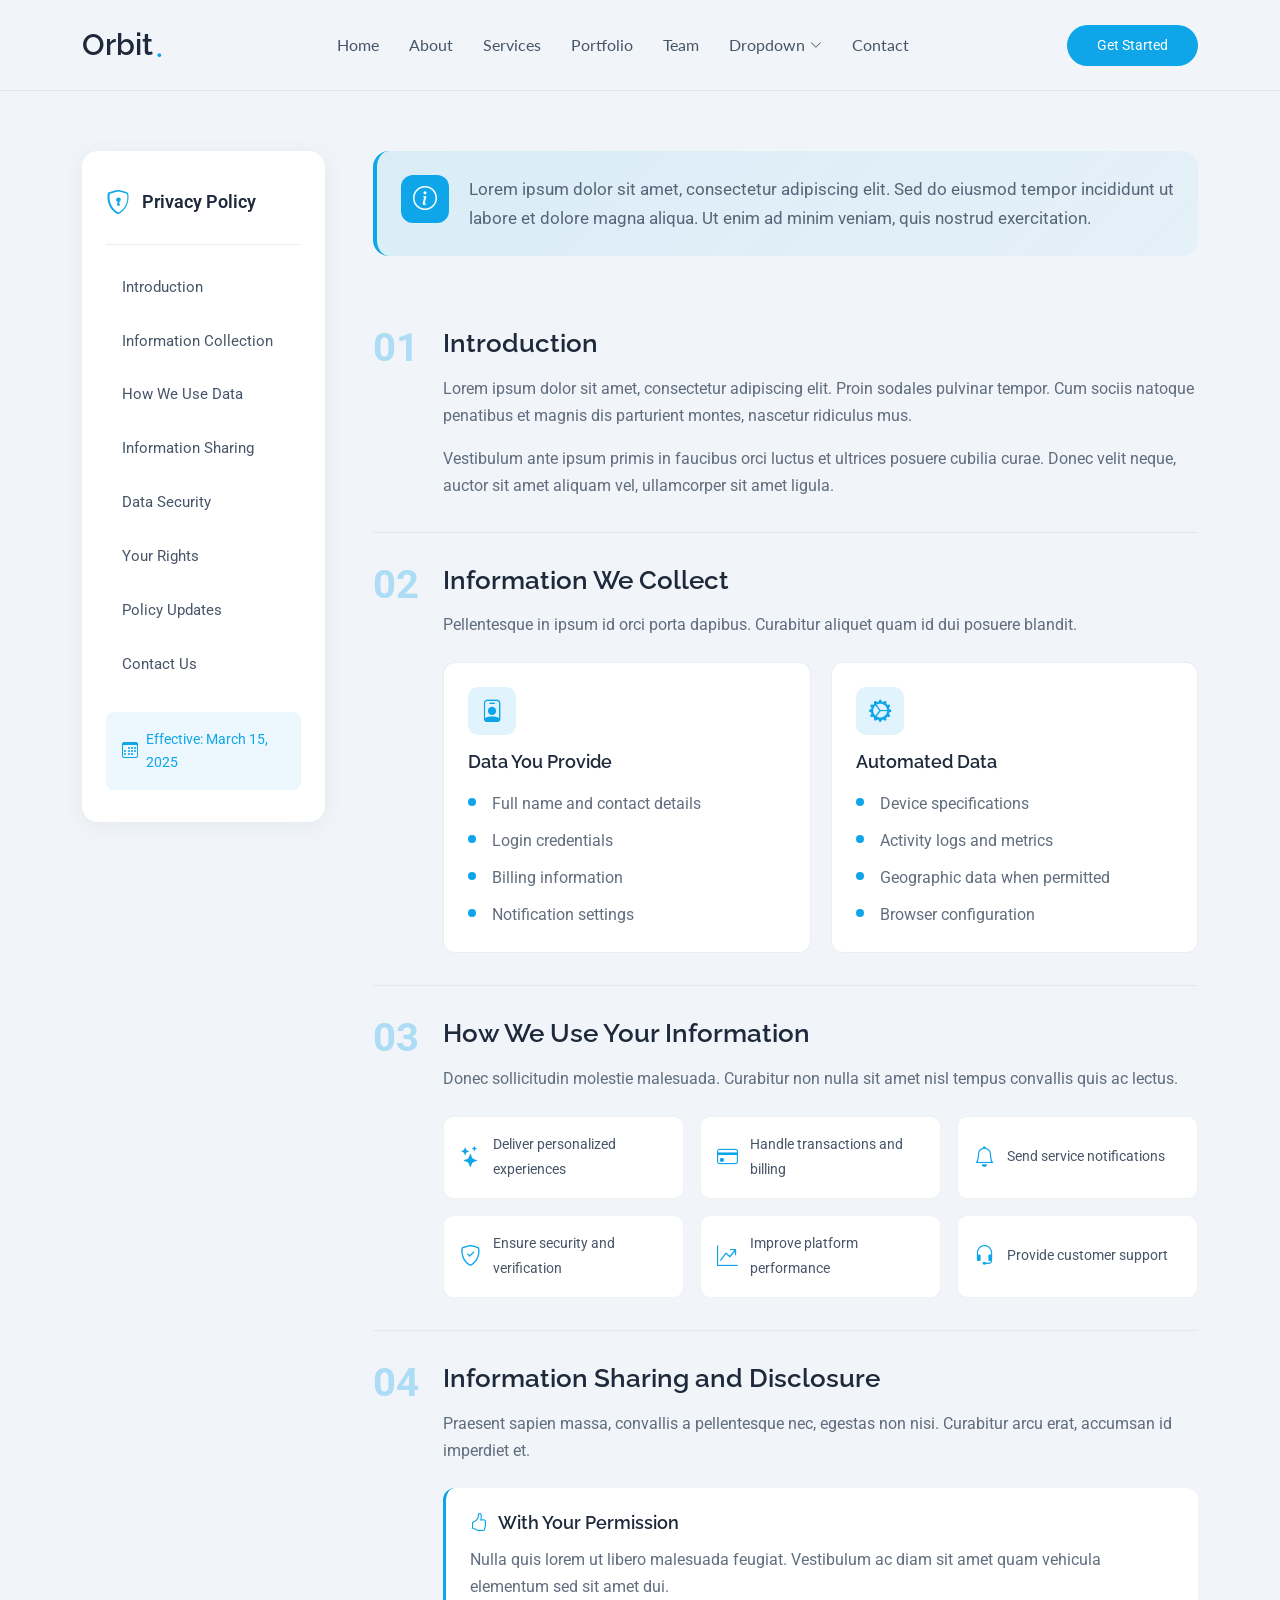
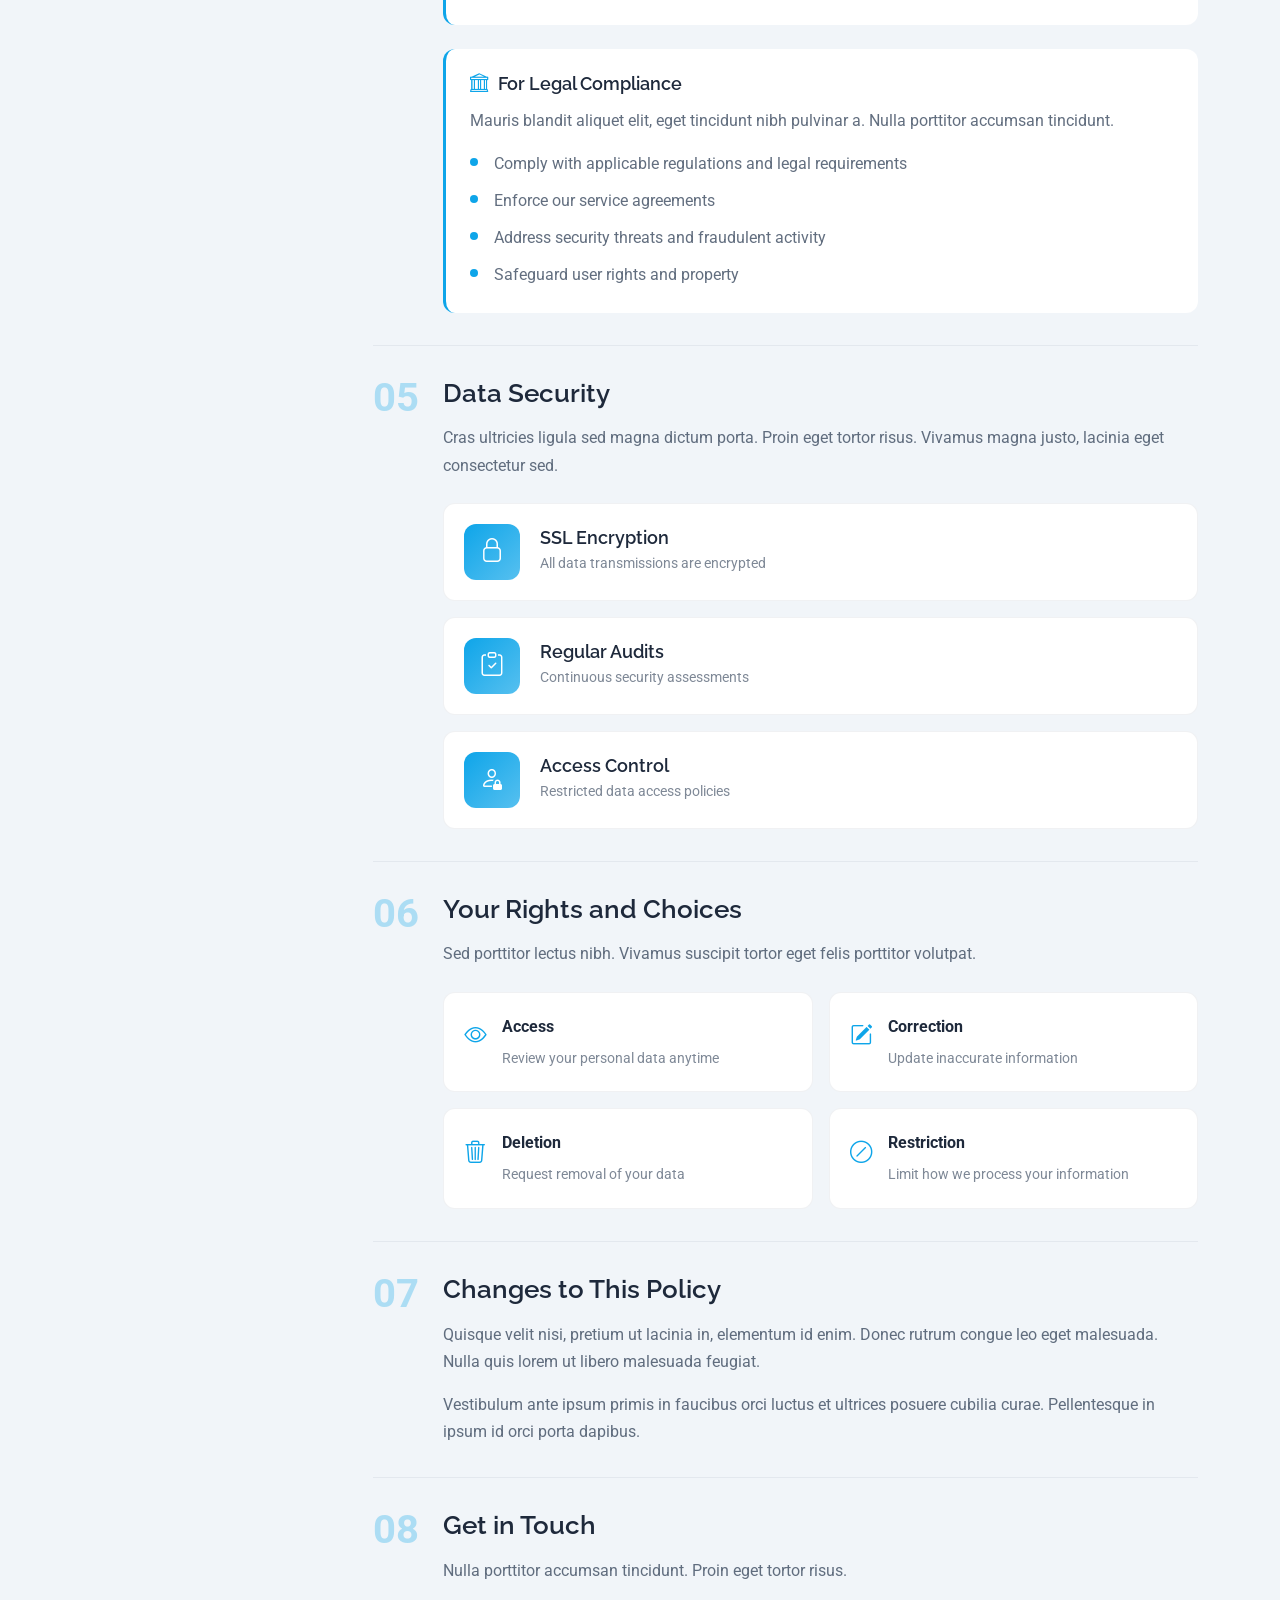
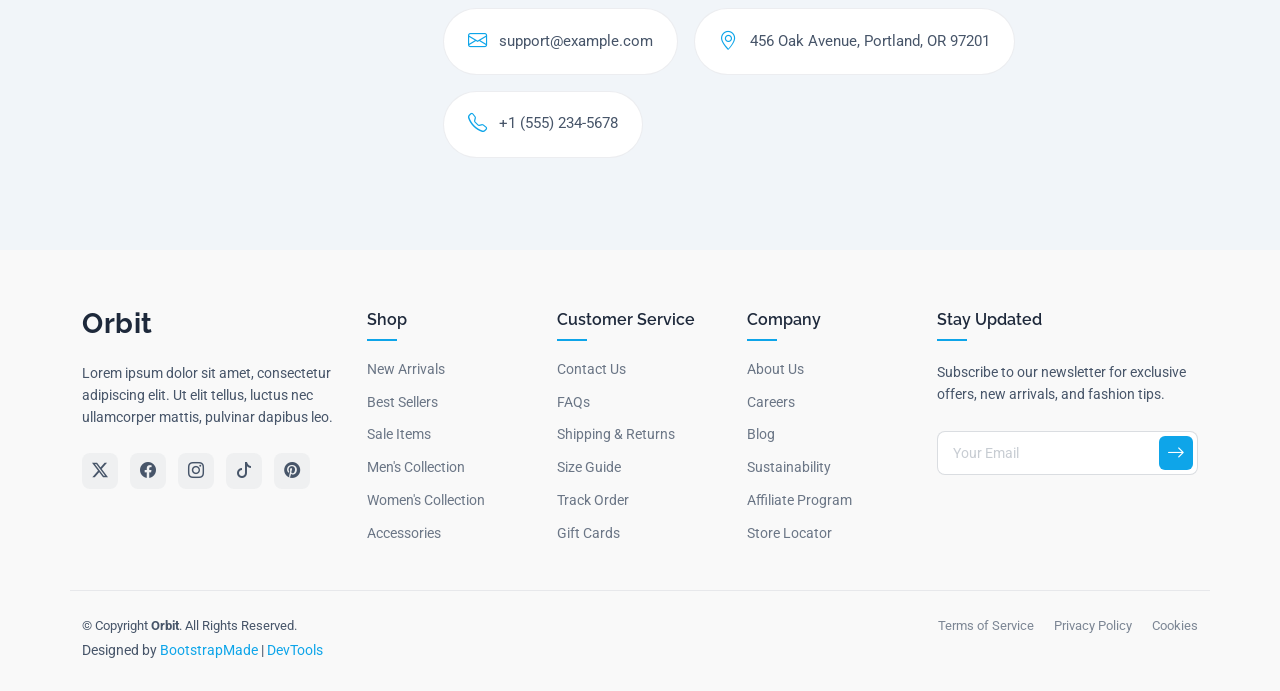
<file: privacy.html>
<!DOCTYPE html>
<html lang="en">

<head>
  <meta charset="utf-8">
  <meta content="width=device-width, initial-scale=1.0" name="viewport">
  <title>Privacy - Orbit Bootstrap Template</title>
  <meta name="description" content="">
  <meta name="keywords" content="">

  <!-- Favicons -->
  <link href="assets/img/favicon.png" rel="icon">
  <link href="assets/img/apple-touch-icon.png" rel="apple-touch-icon">

  <!-- Fonts -->
  <link href="https://fonts.googleapis.com" rel="preconnect">
  <link href="https://fonts.gstatic.com" rel="preconnect" crossorigin>
  <link href="https://fonts.googleapis.com/css2?family=Roboto:ital,wght@0,100;0,300;0,400;0,500;0,700;0,900;1,100;1,300;1,400;1,500;1,700;1,900&family=Lato:ital,wght@0,100;0,300;0,400;0,700;0,900;1,100;1,300;1,400;1,700;1,900&family=Raleway:ital,wght@0,100;0,200;0,300;0,400;0,500;0,600;0,700;0,800;0,900;1,100;1,200;1,300;1,400;1,500;1,600;1,700;1,800;1,900&display=swap" rel="stylesheet">

  <!-- Vendor CSS Files -->
  <link href="assets/vendor/bootstrap/css/bootstrap.min.css" rel="stylesheet">
  <link href="assets/vendor/bootstrap-icons/bootstrap-icons.css" rel="stylesheet">
  <link href="assets/vendor/aos/aos.css" rel="stylesheet">
  <link href="assets/vendor/glightbox/css/glightbox.min.css" rel="stylesheet">
  <link href="assets/vendor/swiper/swiper-bundle.min.css" rel="stylesheet">

  <!-- Main CSS File -->
  <link href="assets/css/main.css" rel="stylesheet">

  <!-- =======================================================
  * Template Name: Orbit
  * Template URL: https://bootstrapmade.com/orbit-bootstrap-template/
  * Updated: Jan 13 2026 with Bootstrap v5.3.8
  * Author: BootstrapMade.com
  * License: https://bootstrapmade.com/license/
  ======================================================== -->
</head>

<body class="privacy-page">

  <header id="header" class="header d-flex align-items-center sticky-top">
    <div class="container position-relative d-flex align-items-center justify-content-between">

      <a href="index.html" class="logo d-flex align-items-center me-auto me-xl-0">
        <!-- Uncomment the line below if you also wish to use an image logo -->
        <!-- <img src="assets/img/logo.webp" alt=""> -->
        <h1 class="sitename">Orbit</h1><span>.</span>
      </a>

      <nav id="navmenu" class="navmenu">
        <ul>
          <li><a href="#hero">Home</a></li>
          <li><a href="#about">About</a></li>
          <li><a href="#services">Services</a></li>
          <li><a href="#portfolio">Portfolio</a></li>
          <li><a href="#team">Team</a></li>
          <li class="dropdown"><a href="#"><span>Dropdown</span> <i class="bi bi-chevron-down toggle-dropdown"></i></a>
            <ul>
              <li><a href="#">Dropdown 1</a></li>
              <li class="dropdown"><a href="#"><span>Deep Dropdown</span> <i class="bi bi-chevron-down toggle-dropdown"></i></a>
                <ul>
                  <li><a href="#">Deep Dropdown 1</a></li>
                  <li><a href="#">Deep Dropdown 2</a></li>
                  <li><a href="#">Deep Dropdown 3</a></li>
                  <li><a href="#">Deep Dropdown 4</a></li>
                  <li><a href="#">Deep Dropdown 5</a></li>
                </ul>
              </li>
              <li><a href="#">Dropdown 2</a></li>
              <li><a href="#">Dropdown 3</a></li>
              <li><a href="#">Dropdown 4</a></li>
            </ul>
          </li>
          <li><a href="#contact">Contact</a></li>
        </ul>
        <i class="mobile-nav-toggle d-xl-none bi bi-list"></i>
      </nav>

      <a class="btn-getstarted" href="index.html#about">Get Started</a>

    </div>
  </header>

  <main class="main">

    <!-- Privacy Section -->
    <section id="privacy" class="privacy section">

      <div class="container" data-aos="fade-up">

        <div class="row g-5">

          <!-- Sidebar Navigation -->
          <div class="col-lg-3" data-aos="fade-right" data-aos-delay="100">
            <div class="sidebar-nav">
              <div class="nav-header">
                <i class="bi bi-shield-lock"></i>
                <span>Privacy Policy</span>
              </div>
              <ul class="nav-links">
                <li><a href="#intro">Introduction</a></li>
                <li><a href="#collection">Information Collection</a></li>
                <li><a href="#usage">How We Use Data</a></li>
                <li><a href="#sharing">Information Sharing</a></li>
                <li><a href="#security">Data Security</a></li>
                <li><a href="#rights">Your Rights</a></li>
                <li><a href="#updates">Policy Updates</a></li>
                <li><a href="#contact">Contact Us</a></li>
              </ul>
              <div class="effective-date">
                <i class="bi bi-calendar3"></i>
                <span>Effective: March 15, 2025</span>
              </div>
            </div>
          </div><!-- End Sidebar Navigation -->

          <!-- Main Content -->
          <div class="col-lg-9" data-aos="fade-left" data-aos-delay="200">

            <div class="policy-intro-card" data-aos="zoom-in" data-aos-delay="250">
              <div class="intro-icon">
                <i class="bi bi-info-circle"></i>
              </div>
              <p>Lorem ipsum dolor sit amet, consectetur adipiscing elit. Sed do eiusmod tempor incididunt ut labore et dolore magna aliqua. Ut enim ad minim veniam, quis nostrud exercitation.</p>
            </div>

            <div class="policy-section" id="intro" data-aos="fade-up" data-aos-delay="100">
              <div class="section-number">01</div>
              <div class="section-content">
                <h2>Introduction</h2>
                <p>Lorem ipsum dolor sit amet, consectetur adipiscing elit. Proin sodales pulvinar tempor. Cum sociis natoque penatibus et magnis dis parturient montes, nascetur ridiculus mus.</p>
                <p>Vestibulum ante ipsum primis in faucibus orci luctus et ultrices posuere cubilia curae. Donec velit neque, auctor sit amet aliquam vel, ullamcorper sit amet ligula.</p>
              </div>
            </div><!-- End Policy Section -->

            <div class="policy-section" id="collection" data-aos="fade-up" data-aos-delay="150">
              <div class="section-number">02</div>
              <div class="section-content">
                <h2>Information We Collect</h2>
                <p>Pellentesque in ipsum id orci porta dapibus. Curabitur aliquet quam id dui posuere blandit.</p>

                <div class="info-cards">
                  <div class="info-card">
                    <div class="card-icon">
                      <i class="bi bi-person-badge"></i>
                    </div>
                    <h4>Data You Provide</h4>
                    <ul>
                      <li>Full name and contact details</li>
                      <li>Login credentials</li>
                      <li>Billing information</li>
                      <li>Notification settings</li>
                    </ul>
                  </div>
                  <div class="info-card">
                    <div class="card-icon">
                      <i class="bi bi-gear-wide-connected"></i>
                    </div>
                    <h4>Automated Data</h4>
                    <ul>
                      <li>Device specifications</li>
                      <li>Activity logs and metrics</li>
                      <li>Geographic data when permitted</li>
                      <li>Browser configuration</li>
                    </ul>
                  </div>
                </div>
              </div>
            </div><!-- End Policy Section -->

            <div class="policy-section" id="usage" data-aos="fade-up" data-aos-delay="200">
              <div class="section-number">03</div>
              <div class="section-content">
                <h2>How We Use Your Information</h2>
                <p>Donec sollicitudin molestie malesuada. Curabitur non nulla sit amet nisl tempus convallis quis ac lectus.</p>
                <div class="usage-grid">
                  <div class="usage-item">
                    <i class="bi bi-stars"></i>
                    <span>Deliver personalized experiences</span>
                  </div>
                  <div class="usage-item">
                    <i class="bi bi-credit-card"></i>
                    <span>Handle transactions and billing</span>
                  </div>
                  <div class="usage-item">
                    <i class="bi bi-bell"></i>
                    <span>Send service notifications</span>
                  </div>
                  <div class="usage-item">
                    <i class="bi bi-shield-check"></i>
                    <span>Ensure security and verification</span>
                  </div>
                  <div class="usage-item">
                    <i class="bi bi-graph-up-arrow"></i>
                    <span>Improve platform performance</span>
                  </div>
                  <div class="usage-item">
                    <i class="bi bi-headset"></i>
                    <span>Provide customer support</span>
                  </div>
                </div>
              </div>
            </div><!-- End Policy Section -->

            <div class="policy-section" id="sharing" data-aos="fade-up" data-aos-delay="250">
              <div class="section-number">04</div>
              <div class="section-content">
                <h2>Information Sharing and Disclosure</h2>
                <p>Praesent sapien massa, convallis a pellentesque nec, egestas non nisi. Curabitur arcu erat, accumsan id imperdiet et.</p>

                <div class="sharing-block">
                  <h4><i class="bi bi-hand-thumbs-up"></i> With Your Permission</h4>
                  <p>Nulla quis lorem ut libero malesuada feugiat. Vestibulum ac diam sit amet quam vehicula elementum sed sit amet dui.</p>
                </div>

                <div class="sharing-block">
                  <h4><i class="bi bi-bank"></i> For Legal Compliance</h4>
                  <p>Mauris blandit aliquet elit, eget tincidunt nibh pulvinar a. Nulla porttitor accumsan tincidunt.</p>
                  <ul>
                    <li>Comply with applicable regulations and legal requirements</li>
                    <li>Enforce our service agreements</li>
                    <li>Address security threats and fraudulent activity</li>
                    <li>Safeguard user rights and property</li>
                  </ul>
                </div>
              </div>
            </div><!-- End Policy Section -->

            <div class="policy-section" id="security" data-aos="fade-up" data-aos-delay="300">
              <div class="section-number">05</div>
              <div class="section-content">
                <h2>Data Security</h2>
                <p>Cras ultricies ligula sed magna dictum porta. Proin eget tortor risus. Vivamus magna justo, lacinia eget consectetur sed.</p>
                <div class="security-features">
                  <div class="security-item">
                    <div class="security-icon">
                      <i class="bi bi-lock"></i>
                    </div>
                    <div class="security-text">
                      <h5>SSL Encryption</h5>
                      <p>All data transmissions are encrypted</p>
                    </div>
                  </div>
                  <div class="security-item">
                    <div class="security-icon">
                      <i class="bi bi-clipboard-check"></i>
                    </div>
                    <div class="security-text">
                      <h5>Regular Audits</h5>
                      <p>Continuous security assessments</p>
                    </div>
                  </div>
                  <div class="security-item">
                    <div class="security-icon">
                      <i class="bi bi-person-lock"></i>
                    </div>
                    <div class="security-text">
                      <h5>Access Control</h5>
                      <p>Restricted data access policies</p>
                    </div>
                  </div>
                </div>
              </div>
            </div><!-- End Policy Section -->

            <div class="policy-section" id="rights" data-aos="fade-up" data-aos-delay="350">
              <div class="section-number">06</div>
              <div class="section-content">
                <h2>Your Rights and Choices</h2>
                <p>Sed porttitor lectus nibh. Vivamus suscipit tortor eget felis porttitor volutpat.</p>
                <div class="rights-list">
                  <div class="right-item">
                    <i class="bi bi-eye"></i>
                    <div>
                      <strong>Access</strong>
                      <span>Review your personal data anytime</span>
                    </div>
                  </div>
                  <div class="right-item">
                    <i class="bi bi-pencil-square"></i>
                    <div>
                      <strong>Correction</strong>
                      <span>Update inaccurate information</span>
                    </div>
                  </div>
                  <div class="right-item">
                    <i class="bi bi-trash3"></i>
                    <div>
                      <strong>Deletion</strong>
                      <span>Request removal of your data</span>
                    </div>
                  </div>
                  <div class="right-item">
                    <i class="bi bi-slash-circle"></i>
                    <div>
                      <strong>Restriction</strong>
                      <span>Limit how we process your information</span>
                    </div>
                  </div>
                </div>
              </div>
            </div><!-- End Policy Section -->

            <div class="policy-section" id="updates" data-aos="fade-up" data-aos-delay="400">
              <div class="section-number">07</div>
              <div class="section-content">
                <h2>Changes to This Policy</h2>
                <p>Quisque velit nisi, pretium ut lacinia in, elementum id enim. Donec rutrum congue leo eget malesuada. Nulla quis lorem ut libero malesuada feugiat.</p>
                <p>Vestibulum ante ipsum primis in faucibus orci luctus et ultrices posuere cubilia curae. Pellentesque in ipsum id orci porta dapibus.</p>
              </div>
            </div><!-- End Policy Section -->

            <div class="policy-section contact-section" id="contact" data-aos="fade-up" data-aos-delay="450">
              <div class="section-number">08</div>
              <div class="section-content">
                <h2>Get in Touch</h2>
                <p>Nulla porttitor accumsan tincidunt. Proin eget tortor risus.</p>
                <div class="contact-cards">
                  <div class="contact-card">
                    <i class="bi bi-envelope"></i>
                    <span>support@example.com</span>
                  </div>
                  <div class="contact-card">
                    <i class="bi bi-geo-alt"></i>
                    <span>456 Oak Avenue, Portland, OR 97201</span>
                  </div>
                  <div class="contact-card">
                    <i class="bi bi-telephone"></i>
                    <span>+1 (555) 234-5678</span>
                  </div>
                </div>
              </div>
            </div><!-- End Policy Section -->

          </div><!-- End Main Content -->

        </div>

      </div>

    </section><!-- /Privacy Section -->

  </main>

  <footer id="footer" class="footer light-background">

    <div class="container footer-top">
      <div class="row gy-4">
        <div class="col-lg-3 col-md-6 footer-info">
          <a href="index.html" class="logo d-flex align-items-center mb-4">
            <span class="sitename">Orbit</span>
          </a>
          <p>Lorem ipsum dolor sit amet, consectetur adipiscing elit. Ut elit tellus, luctus nec ullamcorper mattis, pulvinar dapibus leo.</p>

          <div class="social-links d-flex mt-4">
            <a href="#" aria-label="Twitter"><i class="bi bi-twitter-x"></i></a>
            <a href="#" aria-label="Facebook"><i class="bi bi-facebook"></i></a>
            <a href="#" aria-label="Instagram"><i class="bi bi-instagram"></i></a>
            <a href="#" aria-label="TikTok"><i class="bi bi-tiktok"></i></a>
            <a href="#" aria-label="Pinterest"><i class="bi bi-pinterest"></i></a>
          </div>
        </div>

        <div class="col-lg-2 col-md-6 footer-links">
          <h4>Shop</h4>
          <ul>
            <li><a href="category.html">New Arrivals</a></li>
            <li><a href="category.html">Best Sellers</a></li>
            <li><a href="category.html">Sale Items</a></li>
            <li><a href="category.html">Men's Collection</a></li>
            <li><a href="category.html">Women's Collection</a></li>
            <li><a href="category.html">Accessories</a></li>
          </ul>
        </div>

        <div class="col-lg-2 col-md-6 footer-links">
          <h4>Customer Service</h4>
          <ul>
            <li><a href="contact.html">Contact Us</a></li>
            <li><a href="faq.html">FAQs</a></li>
            <li><a href="shiping-info.html">Shipping &amp; Returns</a></li>
            <li><a href="#">Size Guide</a></li>
            <li><a href="account.html">Track Order</a></li>
            <li><a href="#">Gift Cards</a></li>
          </ul>
        </div>

        <div class="col-lg-2 col-md-6 footer-links">
          <h4>Company</h4>
          <ul>
            <li><a href="about.html">About Us</a></li>
            <li><a href="about.html">Careers</a></li>
            <li><a href="blog.html">Blog</a></li>
            <li><a href="about.html">Sustainability</a></li>
            <li><a href="about.html">Affiliate Program</a></li>
            <li><a href="about.html">Store Locator</a></li>
          </ul>
        </div>

        <div class="col-lg-3 col-md-6">
          <div class="footer-newsletter">
            <h4>Stay Updated</h4>
            <p>Subscribe to our newsletter for exclusive offers, new arrivals, and fashion tips.</p>
            <form action="forms/newsletter.php" method="post" class="php-email-form">
              <div class="position-relative">
                <input type="email" name="email" placeholder="Your Email" required="">
                <button type="submit" class="btn-subscribe"><i class="bi bi-arrow-right"></i></button>
              </div>
              <div class="loading">Loading</div>
              <div class="error-message"></div>
              <div class="sent-message">Your subscription request has been sent. Thank you!</div>
            </form>
          </div>
        </div>
      </div>
    </div>

    <div class="container footer-bottom">
      <div class="row gy-3">
        <div class="col-md-6 order-2 order-md-1">
          <div class="copyright">
            <p>© <span>Copyright</span> <strong class="sitename">Orbit</strong>. All Rights Reserved.</p>
          </div>
          <div class="credits">
            <!-- All the links in the footer should remain intact. -->
            <!-- You can delete the links only if you've purchased the pro version. -->
            <!-- Licensing information: https://bootstrapmade.com/license/ -->
            <!-- Purchase the pro version with working PHP/AJAX contact form: [buy-url] -->
            Designed by <a href="https://bootstrapmade.com/">BootstrapMade</a> | <a href="https://bootstrapmade.com/tools/">DevTools</a>
          </div>
        </div>
        <div class="col-md-6 order-1 order-md-2">
          <div class="legal-links">
            <a href="tos.html">Terms of Service</a>
            <a href="privacy.html">Privacy Policy</a>
            <a href="privacy.html">Cookies</a>
          </div>
        </div>
      </div>
    </div>

  </footer>

  <!-- Scroll Top -->
  <a href="#" id="scroll-top" class="scroll-top d-flex align-items-center justify-content-center"><i class="bi bi-arrow-up-short"></i></a>

  <!-- Preloader -->
  <div id="preloader"></div>

  <!-- Vendor JS Files -->
  <script src="assets/vendor/bootstrap/js/bootstrap.bundle.min.js"></script>
  <script src="assets/vendor/php-email-form/validate.js"></script>
  <script src="assets/vendor/aos/aos.js"></script>
  <script src="assets/vendor/glightbox/js/glightbox.min.js"></script>
  <script src="assets/vendor/imagesloaded/imagesloaded.pkgd.min.js"></script>
  <script src="assets/vendor/isotope-layout/isotope.pkgd.min.js"></script>
  <script src="assets/vendor/purecounter/purecounter_vanilla.js"></script>
  <script src="assets/vendor/swiper/swiper-bundle.min.js"></script>

  <!-- Main JS File -->
  <script src="assets/js/main.js"></script>

</body>

</html>
</file>
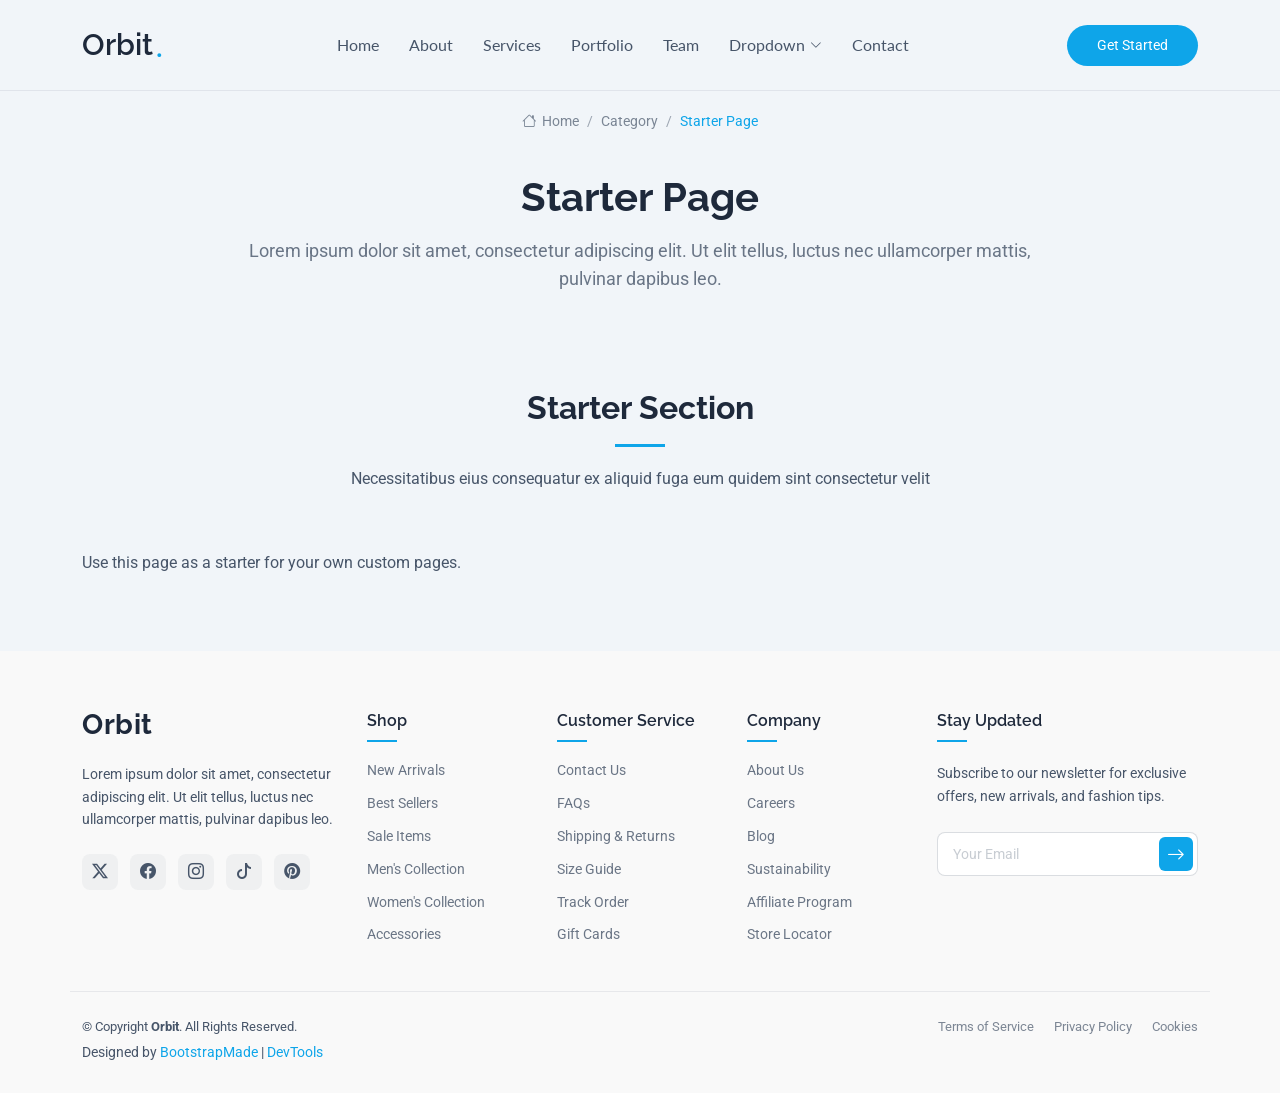
<file: starter-page.html>
<!DOCTYPE html>
<html lang="en">

<head>
  <meta charset="utf-8">
  <meta content="width=device-width, initial-scale=1.0" name="viewport">
  <title>BrightPoint Enterprise Limited</title>
  <meta name="description" content="Quality laptops and desktop computers for business, education, and everyday use.">
  <meta name="keywords" content="laptops, desktop computers, business technology, education technology">

  <!-- Favicons -->
  <link href="assets/img/favicon.png" rel="icon">
  <link href="assets/img/apple-touch-icon.png" rel="apple-touch-icon">

  <!-- Fonts -->
  <link href="https://fonts.googleapis.com" rel="preconnect">
  <link href="https://fonts.gstatic.com" rel="preconnect" crossorigin>
  <link href="https://fonts.googleapis.com/css2?family=Roboto:ital,wght@0,100;0,300;0,400;0,500;0,700;0,900;1,100;1,300;1,400;1,500;1,700;1,900&family=Lato:ital,wght@0,100;0,300;0,400;0,700;0,900;1,100;1,300;1,400;1,700;1,900&family=Raleway:ital,wght@0,100;0,200;0,300;0,400;0,500;0,600;0,700;0,800;0,900;1,100;1,200;1,300;1,400;1,500;1,600;1,700;1,800;1,900&display=swap" rel="stylesheet">

  <!-- Vendor CSS Files -->
  <link href="assets/vendor/bootstrap/css/bootstrap.min.css" rel="stylesheet">
  <link href="assets/vendor/bootstrap-icons/bootstrap-icons.css" rel="stylesheet">
  <link href="assets/vendor/aos/aos.css" rel="stylesheet">
  <link href="assets/vendor/glightbox/css/glightbox.min.css" rel="stylesheet">
  <link href="assets/vendor/swiper/swiper-bundle.min.css" rel="stylesheet">

  <!-- Main CSS File -->
  <link href="assets/css/main.css" rel="stylesheet">

  <!-- =======================================================
  * Template Name: Orbit
  * Template URL: https://bootstrapmade.com/orbit-bootstrap-template/
  * Updated: Jan 13 2026 with Bootstrap v5.3.8
  * Author: BootstrapMade.com
  * License: https://bootstrapmade.com/license/
  ======================================================== -->
</head>

<body class="starter-page-page">

  <header id="header" class="header d-flex align-items-center sticky-top">
    <div class="container position-relative d-flex align-items-center justify-content-between">

      <a href="index.html" class="logo d-flex align-items-center me-auto me-xl-0">
        <!-- Uncomment the line below if you also wish to use an image logo -->
        <!-- <img src="assets/img/logo.webp" alt=""> -->
        <h1 class="sitename">Orbit</h1><span>.</span>
      </a>

      <nav id="navmenu" class="navmenu">
        <ul>
          <li><a href="#hero">Home</a></li>
          <li><a href="#about">About</a></li>
          <li><a href="#services">Services</a></li>
          <li><a href="#portfolio">Portfolio</a></li>
          <li><a href="#team">Team</a></li>
          <li class="dropdown"><a href="#"><span>Dropdown</span> <i class="bi bi-chevron-down toggle-dropdown"></i></a>
            <ul>
              <li><a href="#">Dropdown 1</a></li>
              <li class="dropdown"><a href="#"><span>Deep Dropdown</span> <i class="bi bi-chevron-down toggle-dropdown"></i></a>
                <ul>
                  <li><a href="#">Deep Dropdown 1</a></li>
                  <li><a href="#">Deep Dropdown 2</a></li>
                  <li><a href="#">Deep Dropdown 3</a></li>
                  <li><a href="#">Deep Dropdown 4</a></li>
                  <li><a href="#">Deep Dropdown 5</a></li>
                </ul>
              </li>
              <li><a href="#">Dropdown 2</a></li>
              <li><a href="#">Dropdown 3</a></li>
              <li><a href="#">Dropdown 4</a></li>
            </ul>
          </li>
          <li><a href="#contact">Contact</a></li>
        </ul>
        <i class="mobile-nav-toggle d-xl-none bi bi-list"></i>
      </nav>

      <a class="btn-getstarted" href="index.html#about">Get Started</a>

    </div>
  </header>

  <main class="main">

    <!-- Page Title -->
    <div class="page-title">
      <div class="breadcrumbs">
        <nav aria-label="breadcrumb">
          <ol class="breadcrumb">
            <li class="breadcrumb-item"><a href="#"><i class="bi bi-house"></i> Home</a></li>
            <li class="breadcrumb-item"><a href="#">Category</a></li>
            <li class="breadcrumb-item active current">Starter Page</li>
          </ol>
        </nav>
      </div>

      <div class="title-wrapper">
        <h1>Starter Page</h1>
        <p>Lorem ipsum dolor sit amet, consectetur adipiscing elit. Ut elit tellus, luctus nec ullamcorper mattis, pulvinar dapibus leo.</p>
      </div>
    </div><!-- End Page Title -->

    <!-- Starter Section Section -->
    <section id="starter-section" class="starter-section section">

      <!-- Section Title -->
      <div class="container section-title" data-aos="fade-up">
        <h2>Starter Section</h2>
        <p>Necessitatibus eius consequatur ex aliquid fuga eum quidem sint consectetur velit</p>
      </div><!-- End Section Title -->

      <div class="container" data-aos="fade-up">
        <p>Use this page as a starter for your own custom pages.</p>
      </div>

    </section><!-- /Starter Section Section -->

  </main>

  <footer id="footer" class="footer light-background">

    <div class="container footer-top">
      <div class="row gy-4">
        <div class="col-lg-3 col-md-6 footer-info">
          <a href="index.html" class="logo d-flex align-items-center mb-4">
            <span class="sitename">Orbit</span>
          </a>
          <p>Lorem ipsum dolor sit amet, consectetur adipiscing elit. Ut elit tellus, luctus nec ullamcorper mattis, pulvinar dapibus leo.</p>

          <div class="social-links d-flex mt-4">
            <a href="#" aria-label="Twitter"><i class="bi bi-twitter-x"></i></a>
            <a href="#" aria-label="Facebook"><i class="bi bi-facebook"></i></a>
            <a href="#" aria-label="Instagram"><i class="bi bi-instagram"></i></a>
            <a href="#" aria-label="TikTok"><i class="bi bi-tiktok"></i></a>
            <a href="#" aria-label="Pinterest"><i class="bi bi-pinterest"></i></a>
          </div>
        </div>

        <div class="col-lg-2 col-md-6 footer-links">
          <h4>Shop</h4>
          <ul>
            <li><a href="category.html">New Arrivals</a></li>
            <li><a href="category.html">Best Sellers</a></li>
            <li><a href="category.html">Sale Items</a></li>
            <li><a href="category.html">Men's Collection</a></li>
            <li><a href="category.html">Women's Collection</a></li>
            <li><a href="category.html">Accessories</a></li>
          </ul>
        </div>

        <div class="col-lg-2 col-md-6 footer-links">
          <h4>Customer Service</h4>
          <ul>
            <li><a href="contact.html">Contact Us</a></li>
            <li><a href="faq.html">FAQs</a></li>
            <li><a href="shiping-info.html">Shipping &amp; Returns</a></li>
            <li><a href="#">Size Guide</a></li>
            <li><a href="account.html">Track Order</a></li>
            <li><a href="#">Gift Cards</a></li>
          </ul>
        </div>

        <div class="col-lg-2 col-md-6 footer-links">
          <h4>Company</h4>
          <ul>
            <li><a href="about.html">About Us</a></li>
            <li><a href="about.html">Careers</a></li>
            <li><a href="blog.html">Blog</a></li>
            <li><a href="about.html">Sustainability</a></li>
            <li><a href="about.html">Affiliate Program</a></li>
            <li><a href="about.html">Store Locator</a></li>
          </ul>
        </div>

        <div class="col-lg-3 col-md-6">
          <div class="footer-newsletter">
            <h4>Stay Updated</h4>
            <p>Subscribe to our newsletter for exclusive offers, new arrivals, and fashion tips.</p>
            <form action="forms/newsletter.php" method="post" class="php-email-form">
              <div class="position-relative">
                <input type="email" name="email" placeholder="Your Email" required="">
                <button type="submit" class="btn-subscribe"><i class="bi bi-arrow-right"></i></button>
              </div>
              <div class="loading">Loading</div>
              <div class="error-message"></div>
              <div class="sent-message">Your subscription request has been sent. Thank you!</div>
            </form>
          </div>
        </div>
      </div>
    </div>

    <div class="container footer-bottom">
      <div class="row gy-3">
        <div class="col-md-6 order-2 order-md-1">
          <div class="copyright">
            <p>© <span>Copyright</span> <strong class="sitename">Orbit</strong>. All Rights Reserved.</p>
          </div>
          <div class="credits">
            <!-- All the links in the footer should remain intact. -->
            <!-- You can delete the links only if you've purchased the pro version. -->
            <!-- Licensing information: https://bootstrapmade.com/license/ -->
            <!-- Purchase the pro version with working PHP/AJAX contact form: [buy-url] -->
            Designed by <a href="https://bootstrapmade.com/">BootstrapMade</a> | <a href="https://bootstrapmade.com/tools/">DevTools</a>
          </div>
        </div>
        <div class="col-md-6 order-1 order-md-2">
          <div class="legal-links">
            <a href="tos.html">Terms of Service</a>
            <a href="privacy.html">Privacy Policy</a>
            <a href="privacy.html">Cookies</a>
          </div>
        </div>
      </div>
    </div>

  </footer>

  <!-- Scroll Top -->
  <a href="#" id="scroll-top" class="scroll-top d-flex align-items-center justify-content-center"><i class="bi bi-arrow-up-short"></i></a>

  <!-- Preloader -->
  <div id="preloader"></div>

  <!-- Vendor JS Files -->
  <script src="assets/vendor/bootstrap/js/bootstrap.bundle.min.js"></script>
  <script src="assets/vendor/php-email-form/validate.js"></script>
  <script src="assets/vendor/aos/aos.js"></script>
  <script src="assets/vendor/glightbox/js/glightbox.min.js"></script>
  <script src="assets/vendor/imagesloaded/imagesloaded.pkgd.min.js"></script>
  <script src="assets/vendor/isotope-layout/isotope.pkgd.min.js"></script>
  <script src="assets/vendor/purecounter/purecounter_vanilla.js"></script>
  <script src="assets/vendor/swiper/swiper-bundle.min.js"></script>

  <!-- Main JS File -->
  <script src="assets/js/main.js"></script>

</body>

</html>
</file>
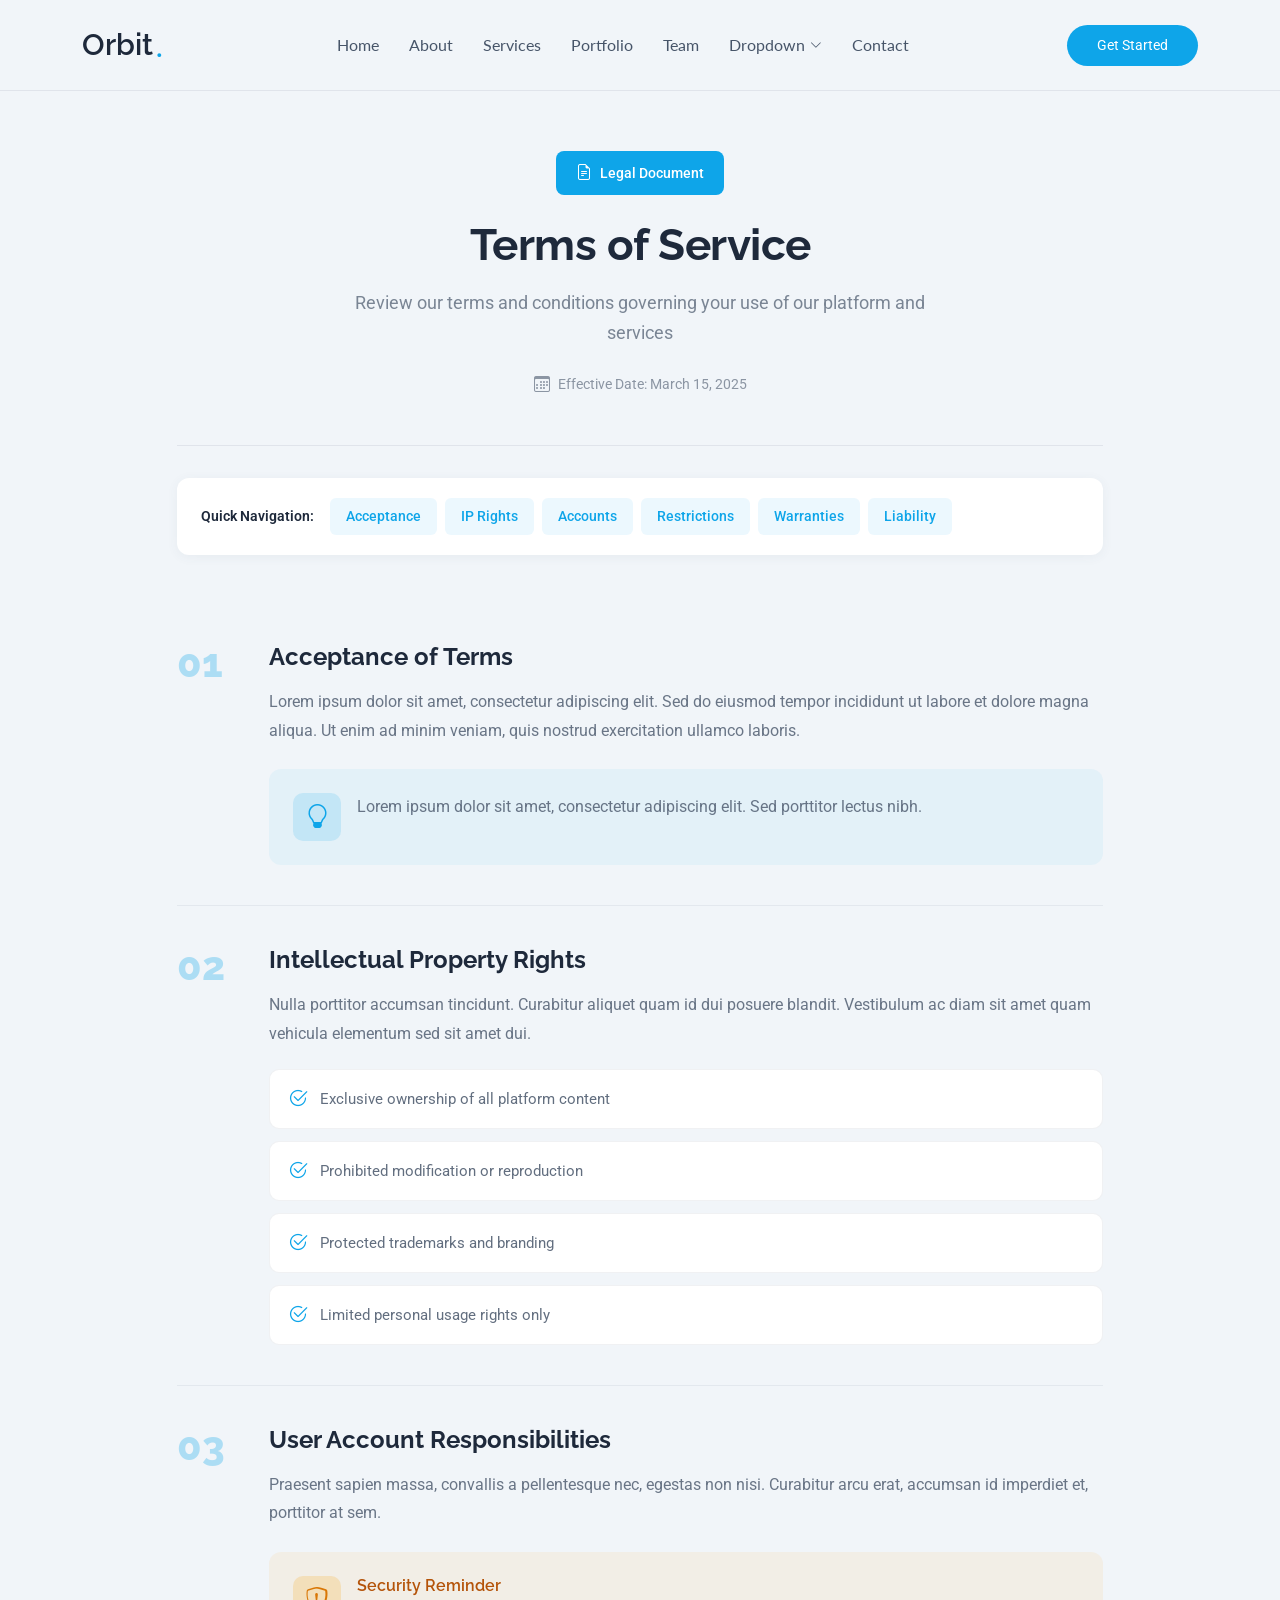
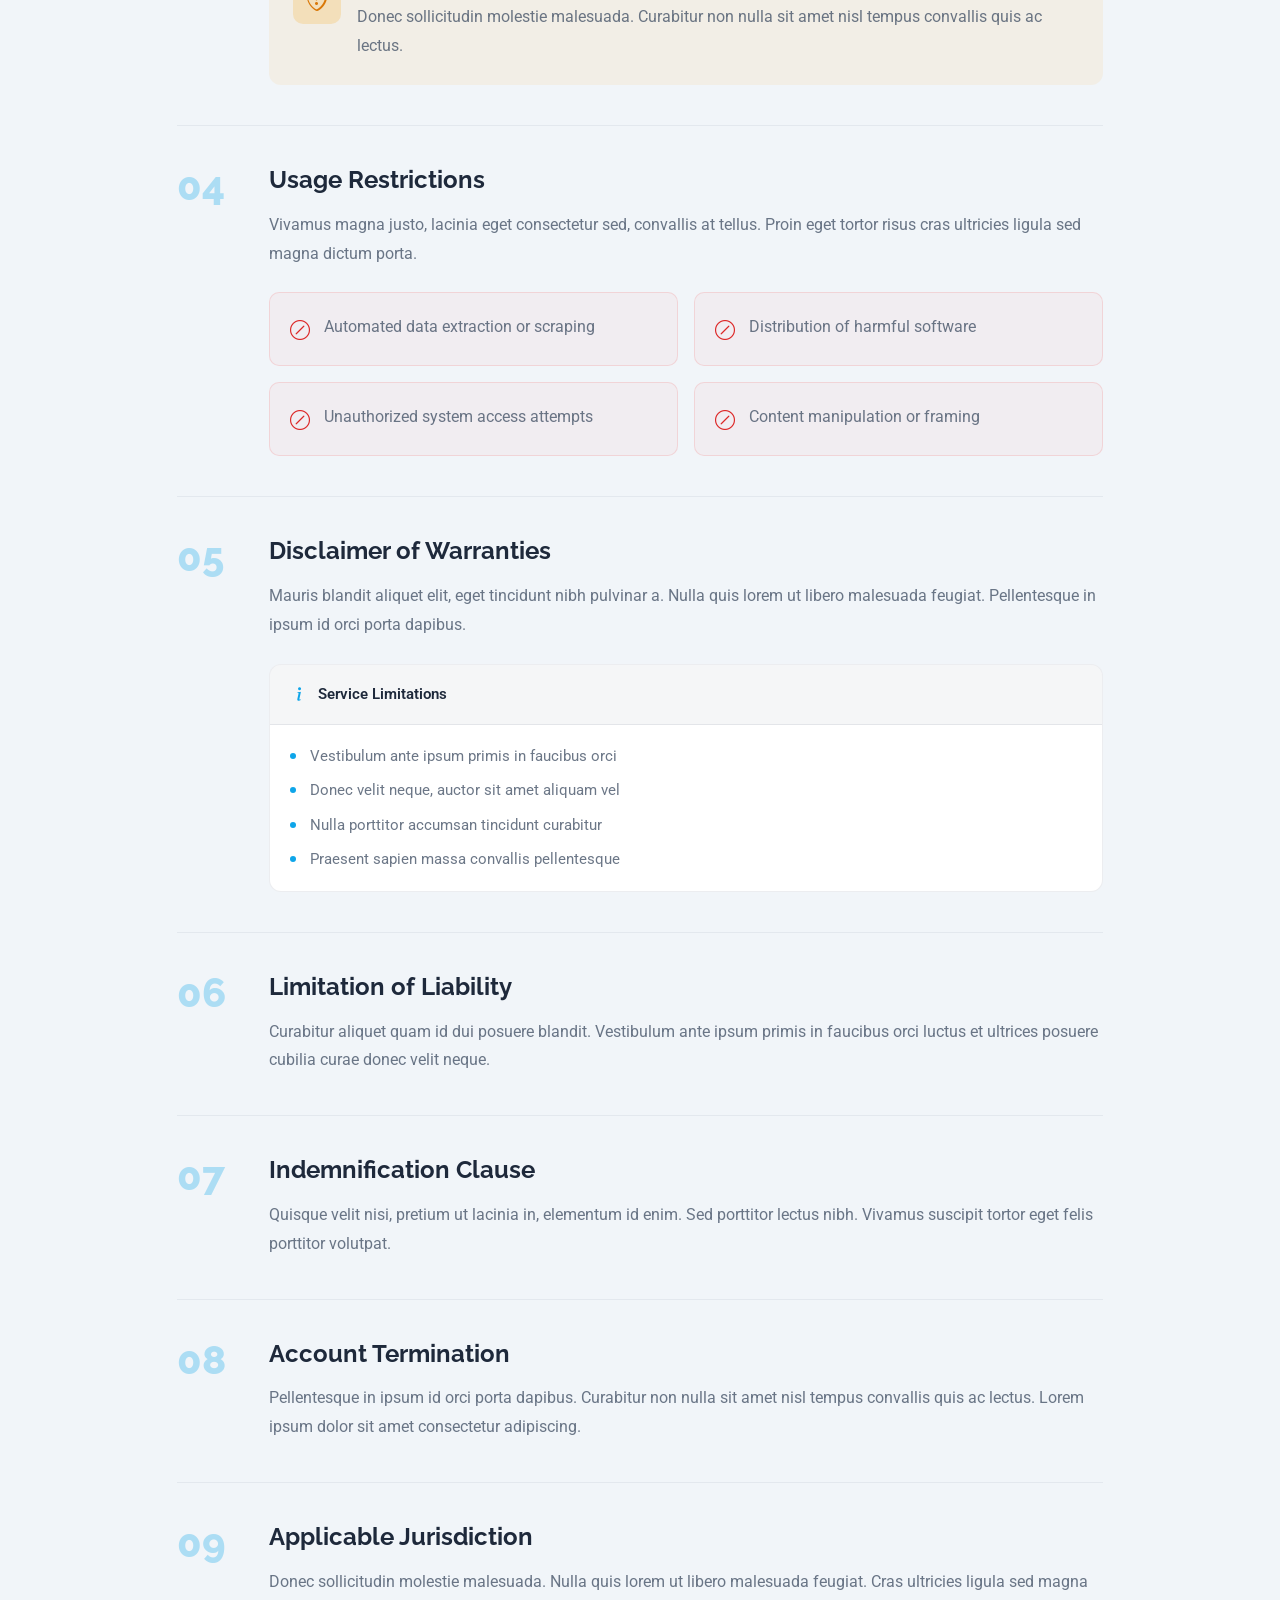
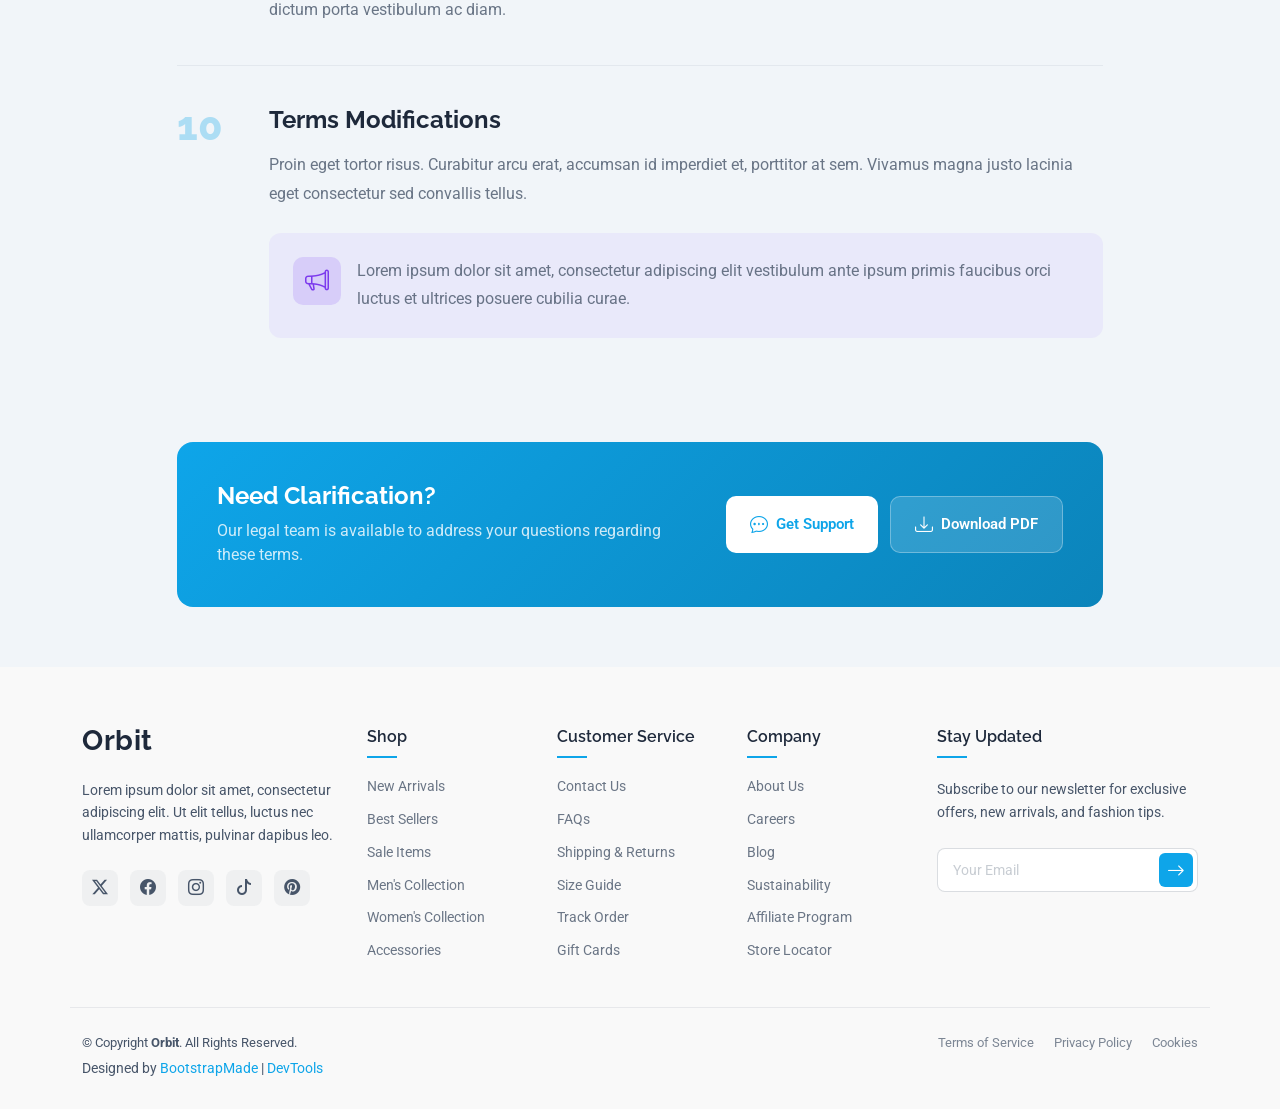
<file: terms.html>
<!DOCTYPE html>
<html lang="en">

<head>
  <meta charset="utf-8">
  <meta content="width=device-width, initial-scale=1.0" name="viewport">
  <title>Terms - Orbit Bootstrap Template</title>
  <meta name="description" content="">
  <meta name="keywords" content="">

  <!-- Favicons -->
  <link href="assets/img/favicon.png" rel="icon">
  <link href="assets/img/apple-touch-icon.png" rel="apple-touch-icon">

  <!-- Fonts -->
  <link href="https://fonts.googleapis.com" rel="preconnect">
  <link href="https://fonts.gstatic.com" rel="preconnect" crossorigin>
  <link href="https://fonts.googleapis.com/css2?family=Roboto:ital,wght@0,100;0,300;0,400;0,500;0,700;0,900;1,100;1,300;1,400;1,500;1,700;1,900&family=Lato:ital,wght@0,100;0,300;0,400;0,700;0,900;1,100;1,300;1,400;1,700;1,900&family=Raleway:ital,wght@0,100;0,200;0,300;0,400;0,500;0,600;0,700;0,800;0,900;1,100;1,200;1,300;1,400;1,500;1,600;1,700;1,800;1,900&display=swap" rel="stylesheet">

  <!-- Vendor CSS Files -->
  <link href="assets/vendor/bootstrap/css/bootstrap.min.css" rel="stylesheet">
  <link href="assets/vendor/bootstrap-icons/bootstrap-icons.css" rel="stylesheet">
  <link href="assets/vendor/aos/aos.css" rel="stylesheet">
  <link href="assets/vendor/glightbox/css/glightbox.min.css" rel="stylesheet">
  <link href="assets/vendor/swiper/swiper-bundle.min.css" rel="stylesheet">

  <!-- Main CSS File -->
  <link href="assets/css/main.css" rel="stylesheet">

  <!-- =======================================================
  * Template Name: Orbit
  * Template URL: https://bootstrapmade.com/orbit-bootstrap-template/
  * Updated: Jan 13 2026 with Bootstrap v5.3.8
  * Author: BootstrapMade.com
  * License: https://bootstrapmade.com/license/
  ======================================================== -->
</head>

<body class="terms-page">

  <header id="header" class="header d-flex align-items-center sticky-top">
    <div class="container position-relative d-flex align-items-center justify-content-between">

      <a href="index.html" class="logo d-flex align-items-center me-auto me-xl-0">
        <!-- Uncomment the line below if you also wish to use an image logo -->
        <!-- <img src="assets/img/logo.webp" alt=""> -->
        <h1 class="sitename">Orbit</h1><span>.</span>
      </a>

      <nav id="navmenu" class="navmenu">
        <ul>
          <li><a href="#hero">Home</a></li>
          <li><a href="#about">About</a></li>
          <li><a href="#services">Services</a></li>
          <li><a href="#portfolio">Portfolio</a></li>
          <li><a href="#team">Team</a></li>
          <li class="dropdown"><a href="#"><span>Dropdown</span> <i class="bi bi-chevron-down toggle-dropdown"></i></a>
            <ul>
              <li><a href="#">Dropdown 1</a></li>
              <li class="dropdown"><a href="#"><span>Deep Dropdown</span> <i class="bi bi-chevron-down toggle-dropdown"></i></a>
                <ul>
                  <li><a href="#">Deep Dropdown 1</a></li>
                  <li><a href="#">Deep Dropdown 2</a></li>
                  <li><a href="#">Deep Dropdown 3</a></li>
                  <li><a href="#">Deep Dropdown 4</a></li>
                  <li><a href="#">Deep Dropdown 5</a></li>
                </ul>
              </li>
              <li><a href="#">Dropdown 2</a></li>
              <li><a href="#">Dropdown 3</a></li>
              <li><a href="#">Dropdown 4</a></li>
            </ul>
          </li>
          <li><a href="#contact">Contact</a></li>
        </ul>
        <i class="mobile-nav-toggle d-xl-none bi bi-list"></i>
      </nav>

      <a class="btn-getstarted" href="index.html#about">Get Started</a>

    </div>
  </header>

  <main class="main">

    <!-- Terms Of Service Section -->
    <section id="terms-of-service" class="terms-of-service section">

      <div class="container" data-aos="fade-up">
        <!-- Page Header -->
        <div class="row justify-content-center">
          <div class="col-lg-10">
            <div class="terms-header" data-aos="fade-up">
              <div class="header-badge">
                <i class="bi bi-file-earmark-text"></i>
                <span>Legal Document</span>
              </div>
              <h2>Terms of Service</h2>
              <p>Review our terms and conditions governing your use of our platform and services</p>
              <div class="update-info">
                <i class="bi bi-calendar3"></i>
                <span>Effective Date: March 15, 2025</span>
              </div>
            </div>
          </div>
        </div>

        <!-- Quick Navigation -->
        <div class="row justify-content-center" data-aos="fade-up" data-aos-delay="100">
          <div class="col-lg-10">
            <div class="quick-nav">
              <span class="nav-label">Quick Navigation:</span>
              <div class="nav-links">
                <a href="#acceptance">Acceptance</a>
                <a href="#ip-rights">IP Rights</a>
                <a href="#accounts">Accounts</a>
                <a href="#restrictions">Restrictions</a>
                <a href="#warranties">Warranties</a>
                <a href="#liability">Liability</a>
              </div>
            </div>
          </div>
        </div>

        <!-- Content Sections -->
        <div class="row justify-content-center">
          <div class="col-lg-10">
            <div class="terms-body" data-aos="fade-up" data-aos-delay="200">

              <!-- Acceptance Section -->
              <article id="acceptance" class="terms-article">
                <div class="article-number">01</div>
                <div class="article-content">
                  <h3>Acceptance of Terms</h3>
                  <p>Lorem ipsum dolor sit amet, consectetur adipiscing elit. Sed do eiusmod tempor incididunt ut labore et dolore magna aliqua. Ut enim ad minim veniam, quis nostrud exercitation ullamco laboris.</p>
                  <div class="highlight-card info">
                    <div class="card-icon">
                      <i class="bi bi-lightbulb"></i>
                    </div>
                    <div class="card-text">
                      <p>Lorem ipsum dolor sit amet, consectetur adipiscing elit. Sed porttitor lectus nibh.</p>
                    </div>
                  </div>
                </div>
              </article>

              <!-- IP Rights Section -->
              <article id="ip-rights" class="terms-article">
                <div class="article-number">02</div>
                <div class="article-content">
                  <h3>Intellectual Property Rights</h3>
                  <p>Nulla porttitor accumsan tincidunt. Curabitur aliquet quam id dui posuere blandit. Vestibulum ac diam sit amet quam vehicula elementum sed sit amet dui.</p>
                  <div class="checklist">
                    <div class="check-item">
                      <i class="bi bi-check2-circle"></i>
                      <span>Exclusive ownership of all platform content</span>
                    </div>
                    <div class="check-item">
                      <i class="bi bi-check2-circle"></i>
                      <span>Prohibited modification or reproduction</span>
                    </div>
                    <div class="check-item">
                      <i class="bi bi-check2-circle"></i>
                      <span>Protected trademarks and branding</span>
                    </div>
                    <div class="check-item">
                      <i class="bi bi-check2-circle"></i>
                      <span>Limited personal usage rights only</span>
                    </div>
                  </div>
                </div>
              </article>

              <!-- Accounts Section -->
              <article id="accounts" class="terms-article">
                <div class="article-number">03</div>
                <div class="article-content">
                  <h3>User Account Responsibilities</h3>
                  <p>Praesent sapien massa, convallis a pellentesque nec, egestas non nisi. Curabitur arcu erat, accumsan id imperdiet et, porttitor at sem.</p>
                  <div class="highlight-card warning">
                    <div class="card-icon">
                      <i class="bi bi-shield-exclamation"></i>
                    </div>
                    <div class="card-text">
                      <h5>Security Reminder</h5>
                      <p>Donec sollicitudin molestie malesuada. Curabitur non nulla sit amet nisl tempus convallis quis ac lectus.</p>
                    </div>
                  </div>
                </div>
              </article>

              <!-- Restrictions Section -->
              <article id="restrictions" class="terms-article">
                <div class="article-number">04</div>
                <div class="article-content">
                  <h3>Usage Restrictions</h3>
                  <p>Vivamus magna justo, lacinia eget consectetur sed, convallis at tellus. Proin eget tortor risus cras ultricies ligula sed magna dictum porta.</p>
                  <div class="restrictions-grid">
                    <div class="restriction-card">
                      <i class="bi bi-slash-circle"></i>
                      <p>Automated data extraction or scraping</p>
                    </div>
                    <div class="restriction-card">
                      <i class="bi bi-slash-circle"></i>
                      <p>Distribution of harmful software</p>
                    </div>
                    <div class="restriction-card">
                      <i class="bi bi-slash-circle"></i>
                      <p>Unauthorized system access attempts</p>
                    </div>
                    <div class="restriction-card">
                      <i class="bi bi-slash-circle"></i>
                      <p>Content manipulation or framing</p>
                    </div>
                  </div>
                </div>
              </article>

              <!-- Warranties Section -->
              <article id="warranties" class="terms-article">
                <div class="article-number">05</div>
                <div class="article-content">
                  <h3>Disclaimer of Warranties</h3>
                  <p>Mauris blandit aliquet elit, eget tincidunt nibh pulvinar a. Nulla quis lorem ut libero malesuada feugiat. Pellentesque in ipsum id orci porta dapibus.</p>
                  <div class="disclaimer-panel">
                    <div class="panel-header">
                      <i class="bi bi-info-lg"></i>
                      <span>Service Limitations</span>
                    </div>
                    <ul class="panel-list">
                      <li>Vestibulum ante ipsum primis in faucibus orci</li>
                      <li>Donec velit neque, auctor sit amet aliquam vel</li>
                      <li>Nulla porttitor accumsan tincidunt curabitur</li>
                      <li>Praesent sapien massa convallis pellentesque</li>
                    </ul>
                  </div>
                </div>
              </article>

              <!-- Liability Section -->
              <article id="liability" class="terms-article">
                <div class="article-number">06</div>
                <div class="article-content">
                  <h3>Limitation of Liability</h3>
                  <p>Curabitur aliquet quam id dui posuere blandit. Vestibulum ante ipsum primis in faucibus orci luctus et ultrices posuere cubilia curae donec velit neque.</p>
                </div>
              </article>

              <!-- Indemnification Section -->
              <article class="terms-article">
                <div class="article-number">07</div>
                <div class="article-content">
                  <h3>Indemnification Clause</h3>
                  <p>Quisque velit nisi, pretium ut lacinia in, elementum id enim. Sed porttitor lectus nibh. Vivamus suscipit tortor eget felis porttitor volutpat.</p>
                </div>
              </article>

              <!-- Termination Section -->
              <article class="terms-article">
                <div class="article-number">08</div>
                <div class="article-content">
                  <h3>Account Termination</h3>
                  <p>Pellentesque in ipsum id orci porta dapibus. Curabitur non nulla sit amet nisl tempus convallis quis ac lectus. Lorem ipsum dolor sit amet consectetur adipiscing.</p>
                </div>
              </article>

              <!-- Governing Law Section -->
              <article class="terms-article">
                <div class="article-number">09</div>
                <div class="article-content">
                  <h3>Applicable Jurisdiction</h3>
                  <p>Donec sollicitudin molestie malesuada. Nulla quis lorem ut libero malesuada feugiat. Cras ultricies ligula sed magna dictum porta vestibulum ac diam.</p>
                </div>
              </article>

              <!-- Modifications Section -->
              <article class="terms-article">
                <div class="article-number">10</div>
                <div class="article-content">
                  <h3>Terms Modifications</h3>
                  <p>Proin eget tortor risus. Curabitur arcu erat, accumsan id imperdiet et, porttitor at sem. Vivamus magna justo lacinia eget consectetur sed convallis tellus.</p>
                  <div class="highlight-card notice">
                    <div class="card-icon">
                      <i class="bi bi-megaphone"></i>
                    </div>
                    <div class="card-text">
                      <p>Lorem ipsum dolor sit amet, consectetur adipiscing elit vestibulum ante ipsum primis faucibus orci luctus et ultrices posuere cubilia curae.</p>
                    </div>
                  </div>
                </div>
              </article>

            </div>
          </div>
        </div>

        <!-- Contact Footer -->
        <div class="row justify-content-center" data-aos="fade-up" data-aos-delay="300">
          <div class="col-lg-10">
            <div class="terms-footer">
              <div class="footer-content">
                <div class="footer-text">
                  <h4>Need Clarification?</h4>
                  <p>Our legal team is available to address your questions regarding these terms.</p>
                </div>
                <div class="footer-actions">
                  <a href="#" class="btn-primary-action">
                    <i class="bi bi-chat-dots"></i>
                    <span>Get Support</span>
                  </a>
                  <a href="#" class="btn-secondary-action">
                    <i class="bi bi-download"></i>
                    <span>Download PDF</span>
                  </a>
                </div>
              </div>
            </div>
          </div>
        </div>
      </div>

    </section><!-- /Terms Of Service Section -->

  </main>

  <footer id="footer" class="footer light-background">

    <div class="container footer-top">
      <div class="row gy-4">
        <div class="col-lg-3 col-md-6 footer-info">
          <a href="index.html" class="logo d-flex align-items-center mb-4">
            <span class="sitename">Orbit</span>
          </a>
          <p>Lorem ipsum dolor sit amet, consectetur adipiscing elit. Ut elit tellus, luctus nec ullamcorper mattis, pulvinar dapibus leo.</p>

          <div class="social-links d-flex mt-4">
            <a href="#" aria-label="Twitter"><i class="bi bi-twitter-x"></i></a>
            <a href="#" aria-label="Facebook"><i class="bi bi-facebook"></i></a>
            <a href="#" aria-label="Instagram"><i class="bi bi-instagram"></i></a>
            <a href="#" aria-label="TikTok"><i class="bi bi-tiktok"></i></a>
            <a href="#" aria-label="Pinterest"><i class="bi bi-pinterest"></i></a>
          </div>
        </div>

        <div class="col-lg-2 col-md-6 footer-links">
          <h4>Shop</h4>
          <ul>
            <li><a href="category.html">New Arrivals</a></li>
            <li><a href="category.html">Best Sellers</a></li>
            <li><a href="category.html">Sale Items</a></li>
            <li><a href="category.html">Men's Collection</a></li>
            <li><a href="category.html">Women's Collection</a></li>
            <li><a href="category.html">Accessories</a></li>
          </ul>
        </div>

        <div class="col-lg-2 col-md-6 footer-links">
          <h4>Customer Service</h4>
          <ul>
            <li><a href="contact.html">Contact Us</a></li>
            <li><a href="faq.html">FAQs</a></li>
            <li><a href="shiping-info.html">Shipping &amp; Returns</a></li>
            <li><a href="#">Size Guide</a></li>
            <li><a href="account.html">Track Order</a></li>
            <li><a href="#">Gift Cards</a></li>
          </ul>
        </div>

        <div class="col-lg-2 col-md-6 footer-links">
          <h4>Company</h4>
          <ul>
            <li><a href="about.html">About Us</a></li>
            <li><a href="about.html">Careers</a></li>
            <li><a href="blog.html">Blog</a></li>
            <li><a href="about.html">Sustainability</a></li>
            <li><a href="about.html">Affiliate Program</a></li>
            <li><a href="about.html">Store Locator</a></li>
          </ul>
        </div>

        <div class="col-lg-3 col-md-6">
          <div class="footer-newsletter">
            <h4>Stay Updated</h4>
            <p>Subscribe to our newsletter for exclusive offers, new arrivals, and fashion tips.</p>
            <form action="forms/newsletter.php" method="post" class="php-email-form">
              <div class="position-relative">
                <input type="email" name="email" placeholder="Your Email" required="">
                <button type="submit" class="btn-subscribe"><i class="bi bi-arrow-right"></i></button>
              </div>
              <div class="loading">Loading</div>
              <div class="error-message"></div>
              <div class="sent-message">Your subscription request has been sent. Thank you!</div>
            </form>
          </div>
        </div>
      </div>
    </div>

    <div class="container footer-bottom">
      <div class="row gy-3">
        <div class="col-md-6 order-2 order-md-1">
          <div class="copyright">
            <p>© <span>Copyright</span> <strong class="sitename">Orbit</strong>. All Rights Reserved.</p>
          </div>
          <div class="credits">
            <!-- All the links in the footer should remain intact. -->
            <!-- You can delete the links only if you've purchased the pro version. -->
            <!-- Licensing information: https://bootstrapmade.com/license/ -->
            <!-- Purchase the pro version with working PHP/AJAX contact form: [buy-url] -->
            Designed by <a href="https://bootstrapmade.com/">BootstrapMade</a> | <a href="https://bootstrapmade.com/tools/">DevTools</a>
          </div>
        </div>
        <div class="col-md-6 order-1 order-md-2">
          <div class="legal-links">
            <a href="tos.html">Terms of Service</a>
            <a href="privacy.html">Privacy Policy</a>
            <a href="privacy.html">Cookies</a>
          </div>
        </div>
      </div>
    </div>

  </footer>

  <!-- Scroll Top -->
  <a href="#" id="scroll-top" class="scroll-top d-flex align-items-center justify-content-center"><i class="bi bi-arrow-up-short"></i></a>

  <!-- Preloader -->
  <div id="preloader"></div>

  <!-- Vendor JS Files -->
  <script src="assets/vendor/bootstrap/js/bootstrap.bundle.min.js"></script>
  <script src="assets/vendor/php-email-form/validate.js"></script>
  <script src="assets/vendor/aos/aos.js"></script>
  <script src="assets/vendor/glightbox/js/glightbox.min.js"></script>
  <script src="assets/vendor/imagesloaded/imagesloaded.pkgd.min.js"></script>
  <script src="assets/vendor/isotope-layout/isotope.pkgd.min.js"></script>
  <script src="assets/vendor/purecounter/purecounter_vanilla.js"></script>
  <script src="assets/vendor/swiper/swiper-bundle.min.js"></script>

  <!-- Main JS File -->
  <script src="assets/js/main.js"></script>

</body>

</html>
</file>
<file: assets/css/main.css>
/**
* Template Name: Orbit
* Template URL: https://bootstrapmade.com/orbit-bootstrap-template/
* Updated: Jan 13 2026 with Bootstrap v5.3.8
* Author: BootstrapMade.com
* License: https://bootstrapmade.com/license/
*/

/*--------------------------------------------------------------
# Font & Color Variables
# Help: https://bootstrapmade.com/color-system/
--------------------------------------------------------------*/
/* Fonts */
:root {
  --default-font: "Roboto",  system-ui, -apple-system, "Segoe UI", Roboto, "Helvetica Neue", Arial, "Noto Sans", "Liberation Sans", sans-serif, "Apple Color Emoji", "Segoe UI Emoji", "Segoe UI Symbol", "Noto Color Emoji";
  --heading-font: "Raleway",  sans-serif;
  --nav-font: "Lato",  sans-serif;
}

/* Global Colors - The following color variables are used throughout the website. Updating them here will change the color scheme of the entire website */
:root { 
  --background-color: #f1f5f9; /* Background color for the entire website, including individual sections */
  --default-color: #475569; /* Default color used for the majority of the text content across the entire website */
  --heading-color: #1e293b; /* Color for headings, subheadings and title throughout the website */
  --accent-color: #0ea5e9; /* Accent color that represents your brand on the website. It's used for buttons, links, and other elements that need to stand out */
  --surface-color: #ffffff; /* The surface color is used as a background of boxed elements within sections, such as cards, icon boxes, or other elements that require a visual separation from the global background. */
  --contrast-color: #ffffff; /* Contrast color for text, ensuring readability against backgrounds of accent, heading, or default colors. */
}

/* Nav Menu Colors - The following color variables are used specifically for the navigation menu. They are separate from the global colors to allow for more customization options */
:root {
  --nav-color: #475569;  /* The default color of the main navmenu links */
  --nav-hover-color: #0ea5e9; /* Applied to main navmenu links when they are hovered over or active */
  --nav-mobile-background-color: #ffffff; /* Used as the background color for mobile navigation menu */
  --nav-dropdown-background-color: #ffffff; /* Used as the background color for dropdown items that appear when hovering over primary navigation items */
  --nav-dropdown-color: #475569; /* Used for navigation links of the dropdown items in the navigation menu. */
  --nav-dropdown-hover-color: #0ea5e9; /* Similar to --nav-hover-color, this color is applied to dropdown navigation links when they are hovered over. */
}

/* Color Presets - These classes override global colors when applied to any section or element, providing reuse of the sam color scheme. */

.light-background {
  --background-color: #f9f9f9;
  --surface-color: #ffffff;
}

.dark-background {
  --background-color: #0d131f;
  --default-color: #ffffff;
  --heading-color: #ffffff;
  --surface-color: #1e293b;
  --contrast-color: #ffffff;
}

/* Smooth scroll */
:root {
  scroll-behavior: smooth;
}

/*--------------------------------------------------------------
# General Styling & Shared Classes
--------------------------------------------------------------*/
body {
  color: var(--default-color);
  background-color: var(--background-color);
  font-family: var(--default-font);
}

a {
  color: var(--accent-color);
  text-decoration: none;
  transition: 0.3s;
}

a:hover {
  color: color-mix(in srgb, var(--accent-color), transparent 25%);
  text-decoration: none;
}

h1,
h2,
h3,
h4,
h5,
h6 {
  color: var(--heading-color);
  font-family: var(--heading-font);
}

/* PHP Email Form Messages
------------------------------*/
.php-email-form .error-message {
  display: none;
  background: #df1529;
  color: #ffffff;
  text-align: left;
  padding: 15px;
  margin-bottom: 24px;
  font-weight: 600;
}

.php-email-form .sent-message {
  display: none;
  color: #ffffff;
  background: #059652;
  text-align: center;
  padding: 15px;
  margin-bottom: 24px;
  font-weight: 600;
}

.php-email-form .loading {
  display: none;
  background: var(--surface-color);
  text-align: center;
  padding: 15px;
  margin-bottom: 24px;
}

.php-email-form .loading:before {
  content: "";
  display: inline-block;
  border-radius: 50%;
  width: 24px;
  height: 24px;
  margin: 0 10px -6px 0;
  border: 3px solid var(--accent-color);
  border-top-color: var(--surface-color);
  animation: php-email-form-loading 1s linear infinite;
}

@keyframes php-email-form-loading {
  0% {
    transform: rotate(0deg);
  }

  100% {
    transform: rotate(360deg);
  }
}

/*--------------------------------------------------------------
# Global Header
--------------------------------------------------------------*/
.header {
  --surface-color: #1b2430;
  color: var(--default-color);
  background-color: var(--background-color);
  padding: 15px 0;
  transition: all 0.5s;
  z-index: 997;
  border-bottom: 1px solid color-mix(in srgb, var(--default-color), transparent 90%);
}

.header .logo {
  line-height: 1;
}

.header .logo img {
  max-height: 36px;
  margin-right: 8px;
}

.header .logo h1 {
  font-size: 30px;
  margin: 0;
  font-weight: 600;
  color: var(--heading-color);
}

.header .logo span {
  font-size: 34px;
  padding-left: 2px;
  color: var(--accent-color);
}

.header .btn-getstarted,
.header .btn-getstarted:focus {
  color: var(--contrast-color);
  background: var(--accent-color);
  font-size: 14px;
  padding: 10px 30px;
  margin: 0;
  border-radius: 50px;
  transition: 0.3s;
}

.header .btn-getstarted:hover,
.header .btn-getstarted:focus:hover {
  color: var(--contrast-color);
  background: color-mix(in srgb, var(--accent-color), transparent 15%);
}

@media (max-width: 1200px) {
  .header .logo {
    order: 1;
  }

  .header .btn-getstarted {
    order: 2;
    margin: 0 15px 0 0;
    padding: 6px 20px;
  }

  .header .navmenu {
    order: 3;
  }
}

/*--------------------------------------------------------------
# Navigation Menu
--------------------------------------------------------------*/
/* Navmenu - Desktop */
@media (min-width: 1200px) {
  .navmenu {
    padding: 0;
  }

  .navmenu ul {
    margin: 0;
    padding: 0;
    display: flex;
    list-style: none;
    align-items: center;
  }

  .navmenu li {
    position: relative;
  }

  .navmenu a,
  .navmenu a:focus {
    color: var(--nav-color);
    padding: 18px 15px;
    font-size: 16px;
    font-family: var(--nav-font);
    font-weight: 400;
    display: flex;
    align-items: center;
    justify-content: space-between;
    white-space: nowrap;
    transition: 0.3s;
  }

  .navmenu a i,
  .navmenu a:focus i {
    font-size: 12px;
    line-height: 0;
    margin-left: 5px;
    transition: 0.3s;
  }

  .navmenu li:last-child a {
    padding-right: 0;
  }

  .navmenu li:hover>a,
  .navmenu .active,
  .navmenu .active:focus {
    color: var(--nav-hover-color);
  }

  .navmenu .dropdown ul {
    margin: 0;
    padding: 10px 0;
    background: var(--nav-dropdown-background-color);
    display: block;
    position: absolute;
    visibility: hidden;
    left: 14px;
    top: 130%;
    opacity: 0;
    transition: 0.3s;
    border-radius: 4px;
    z-index: 99;
    box-shadow: 0px 0px 30px rgba(0, 0, 0, 0.1);
  }

  .navmenu .dropdown ul li {
    min-width: 200px;
  }

  .navmenu .dropdown ul a {
    padding: 10px 20px;
    font-size: 15px;
    text-transform: none;
    color: var(--nav-dropdown-color);
  }

  .navmenu .dropdown ul a i {
    font-size: 12px;
  }

  .navmenu .dropdown ul a:hover,
  .navmenu .dropdown ul .active:hover,
  .navmenu .dropdown ul li:hover>a {
    color: var(--nav-dropdown-hover-color);
  }

  .navmenu .dropdown:hover>ul {
    opacity: 1;
    top: 100%;
    visibility: visible;
  }

  .navmenu .dropdown .dropdown ul {
    top: 0;
    left: -90%;
    visibility: hidden;
  }

  .navmenu .dropdown .dropdown:hover>ul {
    opacity: 1;
    top: 0;
    left: -100%;
    visibility: visible;
  }
}

/* Navmenu - Mobile */
@media (max-width: 1199px) {
  .mobile-nav-toggle {
    color: var(--nav-color);
    font-size: 28px;
    line-height: 0;
    margin-right: 10px;
    cursor: pointer;
    transition: color 0.3s;
  }

  .navmenu {
    padding: 0;
    z-index: 9997;
  }

  .navmenu ul {
    display: none;
    list-style: none;
    position: absolute;
    inset: 60px 20px 20px 20px;
    padding: 10px 0;
    margin: 0;
    border-radius: 6px;
    background-color: var(--nav-mobile-background-color);
    overflow-y: auto;
    transition: 0.3s;
    z-index: 9998;
    box-shadow: 0px 0px 30px rgba(0, 0, 0, 0.1);
  }

  .navmenu a,
  .navmenu a:focus {
    color: var(--nav-dropdown-color);
    padding: 10px 20px;
    font-family: var(--nav-font);
    font-size: 17px;
    font-weight: 500;
    display: flex;
    align-items: center;
    justify-content: space-between;
    white-space: nowrap;
    transition: 0.3s;
  }

  .navmenu a i,
  .navmenu a:focus i {
    font-size: 12px;
    line-height: 0;
    margin-left: 5px;
    width: 30px;
    height: 30px;
    display: flex;
    align-items: center;
    justify-content: center;
    border-radius: 50%;
    transition: 0.3s;
    background-color: color-mix(in srgb, var(--accent-color), transparent 90%);
  }

  .navmenu a i:hover,
  .navmenu a:focus i:hover {
    background-color: var(--accent-color);
    color: var(--contrast-color);
  }

  .navmenu a:hover,
  .navmenu .active,
  .navmenu .active:focus {
    color: var(--nav-dropdown-hover-color);
  }

  .navmenu .active i,
  .navmenu .active:focus i {
    background-color: var(--accent-color);
    color: var(--contrast-color);
    transform: rotate(180deg);
  }

  .navmenu .dropdown ul {
    position: static;
    display: none;
    z-index: 99;
    padding: 10px 0;
    margin: 10px 20px;
    background-color: var(--nav-dropdown-background-color);
    border: 1px solid color-mix(in srgb, var(--default-color), transparent 90%);
    box-shadow: none;
    transition: all 0.5s ease-in-out;
  }

  .navmenu .dropdown ul ul {
    background-color: rgba(33, 37, 41, 0.1);
  }

  .navmenu .dropdown>.dropdown-active {
    display: block;
    background-color: rgba(33, 37, 41, 0.03);
  }

  .mobile-nav-active {
    overflow: hidden;
  }

  .mobile-nav-active .mobile-nav-toggle {
    color: #fff;
    position: absolute;
    font-size: 32px;
    top: 15px;
    right: 15px;
    margin-right: 0;
    z-index: 9999;
  }

  .mobile-nav-active .navmenu {
    position: fixed;
    overflow: hidden;
    inset: 0;
    background: rgba(33, 37, 41, 0.8);
    transition: 0.3s;
  }

  .mobile-nav-active .navmenu>ul {
    display: block;
  }
}

/*--------------------------------------------------------------
# Global Footer
--------------------------------------------------------------*/
.footer {
  color: var(--default-color);
  background-color: var(--background-color);
  font-size: 14px;
  padding: 60px 0 30px;
  position: relative;
}

.footer .footer-top {
  padding-bottom: 40px;
  border-bottom: 1px solid color-mix(in srgb, var(--default-color), transparent 90%);
}

.footer .footer-info .logo {
  line-height: 1;
}

.footer .footer-info .logo span {
  color: var(--heading-color);
  font-size: 28px;
  font-weight: 700;
  letter-spacing: 0.5px;
  font-family: var(--heading-font);
}

.footer .footer-info p {
  margin-bottom: 0;
  font-size: 14px;
  line-height: 1.6;
}

.footer .social-links {
  display: flex;
  gap: 12px;
}

.footer .social-links a {
  display: flex;
  align-items: center;
  justify-content: center;
  width: 36px;
  height: 36px;
  border-radius: 8px;
  background-color: color-mix(in srgb, var(--default-color), transparent 95%);
  font-size: 16px;
  color: var(--default-color);
  transition: all 0.3s ease;
}

.footer .social-links a:hover {
  color: var(--contrast-color);
  background-color: var(--accent-color);
  transform: translateY(-3px);
}

.footer h4 {
  font-size: 16px;
  font-weight: 600;
  position: relative;
  padding-bottom: 12px;
  margin-bottom: 20px;
}

.footer h4:after {
  content: "";
  position: absolute;
  display: block;
  width: 30px;
  height: 2px;
  background-color: var(--accent-color);
  bottom: 0;
  left: 0;
}

.footer h5 {
  font-size: 14px;
  font-weight: 600;
  margin-bottom: 15px;
}

.footer .footer-links ul {
  list-style: none;
  padding: 0;
  margin: 0;
}

.footer .footer-links ul li {
  padding: 8px 0;
  display: flex;
  align-items: center;
}

.footer .footer-links ul li:first-child {
  padding-top: 0;
}

.footer .footer-links ul a {
  color: color-mix(in srgb, var(--default-color), transparent 20%);
  display: inline-block;
  line-height: 1.2;
  transition: all 0.3s ease;
  position: relative;
}

.footer .footer-links ul a:hover {
  color: var(--accent-color);
  transform: translateX(5px);
}

.footer .footer-newsletter p {
  margin-bottom: 20px;
  line-height: 1.6;
}

.footer .footer-newsletter form {
  margin-top: 25px;
}

.footer .footer-newsletter form .position-relative {
  display: flex;
  margin-bottom: 15px;
}

.footer .footer-newsletter form input[type=email] {
  height: 44px;
  border-radius: 8px;
  padding: 10px 15px;
  width: 100%;
  color: var(--default-color);
  background-color: var(--surface-color);
  border: 1px solid color-mix(in srgb, var(--default-color), transparent 80%);
  font-size: 14px;
}

.footer .footer-newsletter form input[type=email]:focus {
  outline: none;
  border-color: var(--accent-color);
}

.footer .footer-newsletter form input[type=email]::placeholder {
  color: color-mix(in srgb, var(--default-color), transparent 70%);
}

.footer .footer-newsletter form .btn-subscribe {
  position: absolute;
  right: 5px;
  top: 5px;
  bottom: 5px;
  border: 0;
  background-color: var(--accent-color);
  color: var(--contrast-color);
  transition: 0.3s;
  border-radius: 6px;
  display: flex;
  align-items: center;
  justify-content: center;
  width: 34px;
}

.footer .footer-newsletter form .btn-subscribe:hover {
  background-color: color-mix(in srgb, var(--accent-color), transparent 20%);
}

.footer .footer-newsletter form .btn-subscribe i {
  font-size: 18px;
}

.footer .footer-bottom {
  padding-top: 25px;
}

.footer .footer-bottom .copyright p {
  margin-bottom: 0;
  font-size: 13px;
}

.footer .footer-bottom .credits {
  padding-top: 5px;
}

.footer .footer-bottom .legal-links {
  display: flex;
  flex-wrap: wrap;
  gap: 20px;
  justify-content: flex-end;
}

@media (max-width: 767.98px) {
  .footer .footer-bottom .legal-links {
    justify-content: center;
    margin-bottom: 15px;
  }
}

.footer .footer-bottom .legal-links a {
  color: color-mix(in srgb, var(--default-color), transparent 30%);
  font-size: 13px;
  transition: color 0.3s ease;
}

.footer .footer-bottom .legal-links a:hover {
  color: var(--accent-color);
}

@media (max-width: 991.98px) {

  .footer .footer-links,
  .footer .footer-info {
    margin-bottom: 30px;
  }
}

@media (max-width: 767.98px) {
  .footer .trust-badges {
    text-align: left !important;
    margin-top: 20px;
  }

  .footer .copyright,
  .footer .credits {
    text-align: center;
  }
}

/*--------------------------------------------------------------
# Preloader
--------------------------------------------------------------*/
#preloader {
  position: fixed;
  inset: 0;
  z-index: 999999;
  overflow: hidden;
  background: var(--background-color);
  transition: all 0.6s ease-out;
}

#preloader:before {
  content: "";
  position: fixed;
  top: calc(50% - 30px);
  left: calc(50% - 30px);
  border: 6px solid #ffffff;
  border-color: var(--accent-color) transparent var(--accent-color) transparent;
  border-radius: 50%;
  width: 60px;
  height: 60px;
  animation: animate-preloader 1.5s linear infinite;
}

@keyframes animate-preloader {
  0% {
    transform: rotate(0deg);
  }

  100% {
    transform: rotate(360deg);
  }
}

/*--------------------------------------------------------------
# Scroll Top Button
--------------------------------------------------------------*/
.scroll-top {
  position: fixed;
  visibility: hidden;
  opacity: 0;
  right: 15px;
  bottom: 15px;
  z-index: 99999;
  background-color: var(--accent-color);
  width: 40px;
  height: 40px;
  border-radius: 4px;
  transition: all 0.4s;
}

.scroll-top i {
  font-size: 24px;
  color: var(--contrast-color);
  line-height: 0;
}

.scroll-top:hover {
  background-color: color-mix(in srgb, var(--accent-color), transparent 20%);
  color: var(--contrast-color);
}

.scroll-top.active {
  visibility: visible;
  opacity: 1;
}

/*--------------------------------------------------------------
# Disable aos animation delay on mobile devices
--------------------------------------------------------------*/
@media screen and (max-width: 768px) {
  [data-aos-delay] {
    transition-delay: 0 !important;
  }
}

/*--------------------------------------------------------------
# Global Page Titles & Breadcrumbs
--------------------------------------------------------------*/
.page-title {
  text-align: center;
  padding: 20px 0;
}

.page-title .breadcrumbs {
  margin-bottom: 1.5rem;
}

.page-title .breadcrumbs .breadcrumb {
  justify-content: center;
  margin: 0;
  padding: 0;
  background: none;
}

.page-title .breadcrumbs .breadcrumb .breadcrumb-item {
  font-size: 0.9rem;
  color: color-mix(in srgb, var(--default-color), transparent 30%);
}

.page-title .breadcrumbs .breadcrumb .breadcrumb-item.active {
  color: var(--accent-color);
}

.page-title .breadcrumbs .breadcrumb .breadcrumb-item a {
  color: inherit;
  text-decoration: none;
  transition: color 0.3s ease;
}

.page-title .breadcrumbs .breadcrumb .breadcrumb-item a:hover {
  color: var(--accent-color);
}

.page-title .breadcrumbs .breadcrumb .breadcrumb-item a i {
  font-size: 0.9rem;
  margin-right: 0.2rem;
}

.page-title .breadcrumbs .breadcrumb .breadcrumb-item+.breadcrumb-item::before {
  color: color-mix(in srgb, var(--default-color), transparent 50%);
}

.page-title .title-wrapper {
  max-width: 800px;
  margin: 0 auto;
  padding: 1rem 0;
}

.page-title .title-wrapper h1 {
  font-size: 2.5rem;
  margin-bottom: 1rem;
  font-weight: 700;
  color: var(--heading-color);
}

.page-title .title-wrapper p {
  font-size: 1.1rem;
  color: color-mix(in srgb, var(--default-color), transparent 20%);
  margin: 0;
  line-height: 1.6;
}

@media (max-width: 768px) {
  .page-title .title-wrapper h1 {
    font-size: 2rem;
  }

  .page-title .title-wrapper p {
    font-size: 1rem;
  }
}

@media (max-width: 576px) {
  .page-title .title-wrapper h1 {
    font-size: 1.75rem;
  }
}

/*--------------------------------------------------------------
# Global Sections
--------------------------------------------------------------*/
section,
.section {
  color: var(--default-color);
  background-color: var(--background-color);
  padding: 60px 0;
  scroll-margin-top: 90px;
  overflow: clip;
}

@media (max-width: 1199px) {

  section,
  .section {
    scroll-margin-top: 66px;
  }
}

/*--------------------------------------------------------------
# Global Section Titles
--------------------------------------------------------------*/
.section-title {
  text-align: center;
  padding-bottom: 60px;
  position: relative;
}

.section-title h2 {
  font-size: 32px;
  font-weight: 700;
  margin-bottom: 20px;
  padding-bottom: 20px;
  position: relative;
}

.section-title h2:after {
  content: "";
  position: absolute;
  display: block;
  width: 50px;
  height: 3px;
  background: var(--accent-color);
  left: 0;
  right: 0;
  bottom: 0;
  margin: auto;
}

.section-title p {
  margin-bottom: 0;
}

/*--------------------------------------------------------------
# Hero Section
--------------------------------------------------------------*/
.hero {
  padding: 120px 0 80px;
  position: relative;
  overflow: hidden;
  background: linear-gradient(135deg, var(--background-color) 0%, color-mix(in srgb, var(--accent-color), transparent 95%) 100%);
}

.hero::before {
  content: "";
  position: absolute;
  bottom: -30%;
  left: -10%;
  width: 50%;
  height: 100%;
  background: radial-gradient(circle, color-mix(in srgb, var(--accent-color), transparent 92%) 0%, transparent 70%);
  pointer-events: none;
}

.hero::after {
  content: "";
  position: absolute;
  top: 10%;
  right: -5%;
  width: 40%;
  height: 80%;
  background: radial-gradient(circle, color-mix(in srgb, var(--accent-color), transparent 94%) 0%, transparent 60%);
  pointer-events: none;
}

.hero .hero-content {
  position: relative;
  z-index: 2;
}

.hero .hero-content .hero-tag {
  display: inline-flex;
  align-items: center;
  gap: 10px;
  margin-bottom: 24px;
}

.hero .hero-content .hero-tag .tag-dot {
  width: 10px;
  height: 10px;
  background: var(--accent-color);
  border-radius: 50%;
  animation: pulse 2s infinite;
}

.hero .hero-content .hero-tag .tag-text {
  font-size: 0.875rem;
  font-weight: 600;
  text-transform: uppercase;
  letter-spacing: 1.5px;
  color: var(--accent-color);
}

.hero .hero-content .hero-headline {
  font-size: 3.5rem;
  font-weight: 700;
  line-height: 1.15;
  margin-bottom: 24px;
  color: var(--heading-color);
}

@media (max-width: 1200px) {
  .hero .hero-content .hero-headline {
    font-size: 3rem;
  }
}

@media (max-width: 992px) {
  .hero .hero-content .hero-headline {
    font-size: 2.5rem;
  }
}

@media (max-width: 576px) {
  .hero .hero-content .hero-headline {
    font-size: 2rem;
  }
}

.hero .hero-content .hero-text {
  font-size: 1.125rem;
  line-height: 1.7;
  color: color-mix(in srgb, var(--default-color), transparent 25%);
  margin-bottom: 40px;
  max-width: 520px;
}

@media (max-width: 768px) {
  .hero .hero-content .hero-text {
    font-size: 1rem;
    margin-bottom: 32px;
  }
}

.hero .hero-content .hero-cta {
  display: flex;
  align-items: center;
  gap: 32px;
  flex-wrap: wrap;
}

@media (max-width: 576px) {
  .hero .hero-content .hero-cta {
    gap: 24px;
  }
}

.hero .hero-content .hero-cta .cta-button {
  display: inline-flex;
  align-items: center;
  gap: 12px;
  background: var(--accent-color);
  color: var(--contrast-color);
  padding: 16px 32px;
  border-radius: 50px;
  font-weight: 600;
  font-size: 0.9375rem;
  text-decoration: none;
  transition: all 0.3s ease;
}

.hero .hero-content .hero-cta .cta-button i {
  transition: transform 0.3s ease;
}

.hero .hero-content .hero-cta .cta-button:hover {
  background: color-mix(in srgb, var(--accent-color), black 12%);
  transform: translateY(-2px);
  box-shadow: 0 16px 40px color-mix(in srgb, var(--accent-color), transparent 55%);
}

.hero .hero-content .hero-cta .cta-button:hover i {
  transform: translateX(4px);
}

.hero .hero-content .hero-cta .cta-link {
  display: inline-flex;
  align-items: center;
  gap: 10px;
  color: var(--heading-color);
  font-weight: 500;
  text-decoration: none;
  transition: all 0.3s ease;
}

.hero .hero-content .hero-cta .cta-link i {
  font-size: 1.5rem;
  color: var(--accent-color);
  transition: transform 0.3s ease;
}

.hero .hero-content .hero-cta .cta-link:hover {
  color: var(--accent-color);
}

.hero .hero-content .hero-cta .cta-link:hover i {
  transform: scale(1.1);
}

.hero .stats-grid {
  display: grid;
  grid-template-columns: repeat(2, 1fr);
  gap: 24px;
  position: relative;
  z-index: 2;
}

@media (max-width: 576px) {
  .hero .stats-grid {
    grid-template-columns: 1fr;
    gap: 16px;
  }
}

.hero .stats-grid .stat-card {
  background: var(--surface-color);
  padding: 28px 24px;
  border-radius: 16px;
  display: flex;
  align-items: center;
  gap: 16px;
  border: 1px solid color-mix(in srgb, var(--default-color), transparent 92%);
  transition: all 0.3s ease;
}

.hero .stats-grid .stat-card:hover {
  transform: translateY(-4px);
  box-shadow: 0 20px 50px color-mix(in srgb, var(--default-color), transparent 88%);
  border-color: color-mix(in srgb, var(--accent-color), transparent 70%);
}

.hero .stats-grid .stat-card.stat-card-primary {
  background: var(--accent-color);
  border-color: var(--accent-color);
}

.hero .stats-grid .stat-card.stat-card-primary .stat-icon-wrap {
  background: color-mix(in srgb, var(--contrast-color), transparent 80%);
}

.hero .stats-grid .stat-card.stat-card-primary .stat-icon-wrap i {
  color: var(--contrast-color);
}

.hero .stats-grid .stat-card.stat-card-primary .stat-info .stat-value,
.hero .stats-grid .stat-card.stat-card-primary .stat-info .stat-title {
  color: var(--contrast-color);
}

.hero .stats-grid .stat-card.stat-card-primary:hover {
  background: color-mix(in srgb, var(--accent-color), black 10%);
  box-shadow: 0 20px 50px color-mix(in srgb, var(--accent-color), transparent 50%);
}

.hero .stats-grid .stat-card.stat-card-accent {
  background: color-mix(in srgb, var(--accent-color), transparent 92%);
  border-color: color-mix(in srgb, var(--accent-color), transparent 80%);
}

.hero .stats-grid .stat-card.stat-card-accent:hover {
  background: color-mix(in srgb, var(--accent-color), transparent 88%);
}

.hero .stats-grid .stat-card .stat-icon-wrap {
  width: 56px;
  height: 56px;
  min-width: 56px;
  background: color-mix(in srgb, var(--accent-color), transparent 88%);
  border-radius: 12px;
  display: flex;
  align-items: center;
  justify-content: center;
}

.hero .stats-grid .stat-card .stat-icon-wrap i {
  font-size: 1.5rem;
  color: var(--accent-color);
}

.hero .stats-grid .stat-card .stat-info .stat-value {
  display: block;
  font-size: 1.75rem;
  font-weight: 700;
  color: var(--heading-color);
  line-height: 1.2;
  margin-bottom: 4px;
}

.hero .stats-grid .stat-card .stat-info .stat-title {
  font-size: 0.875rem;
  color: color-mix(in srgb, var(--default-color), transparent 35%);
}

@keyframes pulse {

  0%,
  100% {
    opacity: 1;
    transform: scale(1);
  }

  50% {
    opacity: 0.6;
    transform: scale(1.2);
  }
}

@media (max-width: 992px) {
  .hero {
    padding: 100px 0 60px;
  }

  .hero .hero-content {
    text-align: center;
    margin-bottom: 48px;
  }

  .hero .hero-content .hero-text {
    margin-left: auto;
    margin-right: auto;
  }

  .hero .hero-content .hero-cta {
    justify-content: center;
  }
}

/*--------------------------------------------------------------
# About Section
--------------------------------------------------------------*/
.about {
  padding-top: 60px;
  background-color: var(--background-color);
  overflow: hidden;
  padding-bottom: 60px;
}

.about .about-images-wrapper {
  position: relative;
  padding-bottom: 60px;
  padding-right: 60px;
  z-index: 1;
}

@media (max-width: 992px) {
  .about .about-images-wrapper {
    padding-right: 0;
    padding-bottom: 0;
    margin-bottom: 40px;
  }
}

.about .image-main {
  border-radius: 20px;
  overflow: hidden;
  position: relative;
  z-index: 2;
  box-shadow: 0 15px 40px -10px color-mix(in srgb, var(--default-color), transparent 90%);
}

.about .image-main img {
  width: 100%;
  height: auto;
  display: block;
  transition: transform 0.5s ease;
}

.about .image-main:hover img {
  transform: scale(1.03);
}

.about .image-offset {
  position: absolute;
  bottom: 0;
  right: 0;
  width: 55%;
  border-radius: 16px;
  overflow: hidden;
  border: 8px solid var(--background-color);
  z-index: 3;
  box-shadow: 0 15px 30px -5px color-mix(in srgb, var(--default-color), transparent 85%);
}

@media (max-width: 992px) {
  .about .image-offset {
    display: none;
  }
}

.about .image-offset img {
  width: 100%;
  height: auto;
  display: block;
}

.about .experience-badge {
  position: absolute;
  top: 40px;
  left: -30px;
  background: var(--accent-color);
  color: var(--contrast-color);
  padding: 24px 30px;
  border-radius: 16px;
  display: flex;
  flex-direction: column;
  align-items: center;
  text-align: center;
  z-index: 4;
  box-shadow: 0 10px 30px color-mix(in srgb, var(--accent-color), transparent 60%);
  animation: float-badge 3s ease-in-out infinite;
}

@media (max-width: 768px) {
  .about .experience-badge {
    left: 20px;
    top: 20px;
    padding: 16px 20px;
  }
}

.about .experience-badge .years {
  font-size: 3rem;
  font-weight: 800;
  line-height: 1;
  display: block;
  margin-bottom: 4px;
}

.about .experience-badge .text {
  font-size: 0.85rem;
  font-weight: 600;
  text-transform: uppercase;
  letter-spacing: 1px;
  line-height: 1.2;
  color: color-mix(in srgb, var(--contrast-color), transparent 10%);
}

.about .shape-pattern {
  position: absolute;
  top: -20px;
  right: 20px;
  width: 200px;
  height: 200px;
  z-index: 1;
  background-image: radial-gradient(color-mix(in srgb, var(--accent-color), transparent 85%) 2px, transparent 2px);
  background-size: 20px 20px;
  opacity: 0.7;
}

@media (min-width: 1200px) {
  .about .about-content {
    padding-left: 40px;
  }
}

.about .section-subtitle {
  display: inline-block;
  font-size: 0.875rem;
  font-weight: 700;
  text-transform: uppercase;
  letter-spacing: 1.5px;
  color: var(--accent-color);
  margin-bottom: 12px;
  position: relative;
  padding-left: 45px;
}

.about .section-subtitle::before {
  content: "";
  position: absolute;
  left: 0;
  top: 50%;
  width: 35px;
  height: 2px;
  background: var(--accent-color);
  transform: translateY(-50%);
}

.about h2 {
  font-size: 2.25rem;
  font-weight: 700;
  line-height: 1.2;
  margin-bottom: 20px;
}

@media (max-width: 768px) {
  .about h2 {
    font-size: 1.75rem;
  }
}

.about .lead-text {
  font-size: 1.1rem;
  color: color-mix(in srgb, var(--default-color), transparent 20%);
  margin-bottom: 16px;
  font-weight: 500;
}

.about .description {
  color: color-mix(in srgb, var(--default-color), transparent 40%);
  line-height: 1.7;
}

.about .features-grid {
  display: grid;
  grid-template-columns: repeat(2, 1fr);
  gap: 16px;
  margin-bottom: 30px;
}

@media (max-width: 576px) {
  .about .features-grid {
    grid-template-columns: 1fr;
  }
}

.about .feature-card {
  display: flex;
  align-items: center;
  gap: 12px;
  background: var(--surface-color);
  padding: 12px 16px;
  border-radius: 8px;
  border: 1px solid color-mix(in srgb, var(--default-color), transparent 90%);
  transition: all 0.3s ease;
}

.about .feature-card i {
  color: var(--accent-color);
  font-size: 1.2rem;
}

.about .feature-card span {
  font-weight: 600;
  font-size: 0.95rem;
  color: var(--heading-color);
}

.about .feature-card:hover {
  border-color: var(--accent-color);
  transform: translateX(5px);
}

.about .stats-row {
  display: flex;
  gap: 30px;
  margin-bottom: 35px;
  padding: 25px 0;
  border-top: 1px solid color-mix(in srgb, var(--default-color), transparent 90%);
  border-bottom: 1px solid color-mix(in srgb, var(--default-color), transparent 90%);
}

@media (max-width: 576px) {
  .about .stats-row {
    flex-direction: column;
    gap: 20px;
    padding: 20px 0;
  }
}

.about .stat-box {
  display: flex;
  flex-direction: column;
}

.about .stat-box .number {
  font-size: 1.75rem;
  font-weight: 800;
  color: var(--accent-color);
  line-height: 1.2;
}

.about .stat-box .label {
  font-size: 0.875rem;
  color: color-mix(in srgb, var(--default-color), transparent 40%);
  font-weight: 500;
}

.about .action-buttons {
  display: flex;
  align-items: center;
  gap: 30px;
  flex-wrap: wrap;
}

.about .btn-primary-custom {
  background: var(--accent-color);
  color: var(--contrast-color);
  padding: 12px 30px;
  border-radius: 50px;
  font-weight: 600;
  display: inline-flex;
  align-items: center;
  gap: 8px;
  transition: 0.3s;
}

.about .btn-primary-custom:hover {
  background: var(--accent-color);
  transform: translateY(-2px);
}

.about .btn-primary-custom:hover i {
  transition: 0.3s;
  transform: translateX(4px);
}

.about .contact-info {
  display: flex;
  align-items: center;
  gap: 12px;
}

.about .contact-info .icon-box {
  width: 45px;
  height: 45px;
  border-radius: 50%;
  background: color-mix(in srgb, var(--accent-color), transparent 90%);
  color: var(--accent-color);
  display: flex;
  align-items: center;
  justify-content: center;
  font-size: 1.2rem;
  transition: 0.3s;
}

.about .contact-info .text {
  display: flex;
  flex-direction: column;
  font-size: 0.875rem;
}

.about .contact-info .text span {
  color: color-mix(in srgb, var(--default-color), transparent 50%);
  font-size: 0.8rem;
}

.about .contact-info .text a {
  font-weight: 700;
  color: var(--heading-color);
  font-size: 1rem;
}

.about .contact-info .text a:hover {
  color: var(--accent-color);
}

.about .contact-info:hover .icon-box {
  background: var(--accent-color);
  color: var(--contrast-color);
}

@keyframes float-badge {

  0%,
  100% {
    transform: translateY(0);
  }

  50% {
    transform: translateY(-8px);
  }
}

/*--------------------------------------------------------------
# Services Section
--------------------------------------------------------------*/
.services {
  padding: 100px 0;
  background-color: var(--background-color);
}

@media (max-width: 768px) {
  .services {
    padding: 64px 0;
  }
}

.services .service-card {
  position: relative;
  padding: 32px;
  border-radius: 16px;
  background: var(--surface-color);
  box-shadow: 0 10px 40px rgba(0, 0, 0, 0.08);
  transition: all 0.4s cubic-bezier(0.25, 0.46, 0.45, 0.94);
  height: 100%;
  display: flex;
  flex-direction: column;
}

.services .service-card:hover {
  transform: translateY(-8px);
  box-shadow: 0 20px 60px rgba(0, 0, 0, 0.12);
}

.services .service-card:hover .icon-wrapper {
  background: var(--accent-color);
}

.services .service-card:hover .icon-wrapper i {
  color: var(--contrast-color);
}

.services .service-card:hover .service-link i {
  transform: translateX(4px);
}

.services .service-card.featured {
  background: var(--accent-color);
  transform: scale(1.02);
}

@media (min-width: 992px) {
  .services .service-card.featured {
    transform: scale(1.05);
  }
}

.services .service-card.featured:hover {
  transform: scale(1.02) translateY(-8px);
}

@media (min-width: 992px) {
  .services .service-card.featured:hover {
    transform: scale(1.05) translateY(-8px);
  }
}

.services .service-card.featured .icon-wrapper {
  background: color-mix(in srgb, var(--contrast-color) 20%, transparent);
}

.services .service-card.featured .icon-wrapper i {
  color: var(--contrast-color);
}

.services .service-card.featured h3 {
  color: var(--contrast-color);
}

.services .service-card.featured p {
  color: color-mix(in srgb, var(--contrast-color) 85%, transparent);
}

.services .service-card.featured .service-link {
  color: var(--contrast-color);
}

.services .service-card.featured .service-link:hover {
  color: var(--contrast-color);
}

.services .service-card .featured-badge {
  position: absolute;
  top: 16px;
  right: 16px;
  display: inline-flex;
  align-items: center;
  gap: 6px;
  padding: 6px 12px;
  border-radius: 50px;
  font-size: 12px;
  font-weight: 600;
  text-transform: uppercase;
  letter-spacing: 1px;
  background: color-mix(in srgb, var(--contrast-color) 20%, transparent);
  color: var(--contrast-color);
}

.services .service-card .featured-badge i {
  font-size: 10px;
}

.services .service-card .icon-wrapper {
  width: 56px;
  height: 56px;
  border-radius: 12px;
  background: color-mix(in srgb, var(--accent-color) 15%, transparent);
  display: flex;
  align-items: center;
  justify-content: center;
  margin-bottom: 24px;
  transition: all 0.3s ease;
}

.services .service-card .icon-wrapper i {
  font-size: 28px;
  color: var(--accent-color);
  transition: all 0.3s ease;
}

.services .service-card h3 {
  font-size: 20px;
  font-weight: 600;
  line-height: 1.4;
  margin-bottom: 12px;
  color: var(--heading-color);
}

.services .service-card p {
  font-size: 16px;
  line-height: 1.7;
  color: var(--default-color);
  margin-bottom: 24px;
  flex-grow: 1;
}

.services .service-card .service-link {
  display: inline-flex;
  align-items: center;
  gap: 8px;
  font-size: 14px;
  font-weight: 600;
  color: var(--accent-color);
  transition: all 0.3s ease;
}

.services .service-card .service-link i {
  font-size: 16px;
  transition: transform 0.3s ease;
}

.services .service-card .service-link:hover {
  color: color-mix(in srgb, var(--accent-color) 80%, black);
}

@media (max-width: 768px) {
  .services .service-card {
    padding: 24px;
  }

  .services .service-card .icon-wrapper {
    width: 48px;
    height: 48px;
  }

  .services .service-card .icon-wrapper i {
    font-size: 24px;
  }

  .services .service-card h3 {
    font-size: 18px;
  }
}

.services .stats-row {
  margin-top: 64px;
  padding: 48px 32px;
  background: color-mix(in srgb, var(--accent-color) 8%, transparent);
  border-radius: 16px;
}

@media (max-width: 768px) {
  .services .stats-row {
    margin-top: 48px;
    padding: 32px 24px;
  }
}

.services .stats-row .stat-item {
  text-align: center;
}

.services .stats-row .stat-item .stat-number {
  display: block;
  font-size: 36px;
  font-weight: 800;
  line-height: 1;
  color: var(--accent-color);
  margin-bottom: 8px;
}

@media (max-width: 768px) {
  .services .stats-row .stat-item .stat-number {
    font-size: 28px;
  }
}

.services .stats-row .stat-item .stat-label {
  display: block;
  font-size: 14px;
  font-weight: 600;
  text-transform: uppercase;
  letter-spacing: 1px;
  color: var(--default-color);
}

@media (max-width: 768px) {
  .services .stats-row .stat-item .stat-label {
    font-size: 12px;
  }
}

/*--------------------------------------------------------------
# Portfolio Section
--------------------------------------------------------------*/
@media (max-width: 768px) {
  .portfolio {
    padding: 64px 0;
  }
}

.portfolio .filters-wrapper {
  display: flex;
  justify-content: center;
  margin-bottom: 48px;
}

@media (max-width: 768px) {
  .portfolio .filters-wrapper {
    margin-bottom: 32px;
  }
}

.portfolio .portfolio-filters {
  display: inline-flex;
  flex-wrap: wrap;
  justify-content: center;
  gap: 8px;
  padding: 8px;
  margin: 0;
  list-style: none;
  background: var(--surface-color);
  border-radius: 50px;
  box-shadow: 0 4px 20px color-mix(in srgb, var(--default-color) 8%, transparent);
}

@media (max-width: 768px) {
  .portfolio .portfolio-filters {
    border-radius: 16px;
    padding: 8px;
    gap: 6px;
  }
}

.portfolio .portfolio-filters li {
  padding: 12px 24px;
  font-size: 14px;
  font-weight: 600;
  border-radius: 50px;
  cursor: pointer;
  transition: all 0.3s cubic-bezier(0.25, 0.46, 0.45, 0.94);
  color: var(--default-color);
  background: transparent;
}

@media (max-width: 768px) {
  .portfolio .portfolio-filters li {
    padding: 10px 16px;
    font-size: 13px;
  }
}

.portfolio .portfolio-filters li:hover {
  color: var(--accent-color);
  background: color-mix(in srgb, var(--accent-color) 10%, transparent);
}

.portfolio .portfolio-filters li.filter-active {
  background: var(--accent-color);
  color: var(--contrast-color);
  box-shadow: 0 4px 16px color-mix(in srgb, var(--accent-color) 40%, transparent);
}

.portfolio .project-card {
  background: var(--surface-color);
  border-radius: 16px;
  overflow: hidden;
  box-shadow: 0 10px 40px color-mix(in srgb, var(--default-color) 8%, transparent);
  transition: all 0.4s cubic-bezier(0.25, 0.46, 0.45, 0.94);
  height: 100%;
  display: flex;
  flex-direction: column;
}

.portfolio .project-card:hover {
  transform: translateY(-8px);
  box-shadow: 0 20px 60px color-mix(in srgb, var(--default-color) 12%, transparent);
}

.portfolio .project-card:hover .image-wrapper img {
  transform: scale(1.08);
}

.portfolio .project-card:hover .image-wrapper .hover-overlay {
  opacity: 1;
  visibility: visible;
}

.portfolio .project-card.featured .image-wrapper::before {
  content: "";
  position: absolute;
  inset: 0;
  background: linear-gradient(135deg, color-mix(in srgb, var(--accent-color) 20%, transparent), transparent);
  z-index: 1;
  pointer-events: none;
}

.portfolio .project-card .image-wrapper {
  position: relative;
  height: 220px;
  overflow: hidden;
}

@media (max-width: 576px) {
  .portfolio .project-card .image-wrapper {
    height: 200px;
  }
}

.portfolio .project-card .image-wrapper img {
  width: 100%;
  height: 100%;
  object-fit: cover;
  transition: transform 0.5s cubic-bezier(0.25, 0.46, 0.45, 0.94);
}

.portfolio .project-card .image-wrapper .hover-overlay {
  position: absolute;
  inset: 0;
  background: linear-gradient(180deg, transparent 0%, color-mix(in srgb, var(--default-color) 80%, transparent) 100%);
  display: flex;
  align-items: flex-end;
  justify-content: center;
  padding-bottom: 24px;
  opacity: 0;
  visibility: hidden;
  transition: all 0.4s cubic-bezier(0.25, 0.46, 0.45, 0.94);
}

.portfolio .project-card .image-wrapper .hover-overlay .overlay-actions {
  display: flex;
  gap: 12px;
}

.portfolio .project-card .image-wrapper .hover-overlay .action-btn {
  width: 48px;
  height: 48px;
  background: var(--surface-color);
  color: var(--accent-color);
  border-radius: 50%;
  display: flex;
  align-items: center;
  justify-content: center;
  font-size: 20px;
  transition: all 0.3s ease;
  box-shadow: 0 4px 16px rgba(0, 0, 0, 0.2);
}

.portfolio .project-card .image-wrapper .hover-overlay .action-btn:hover {
  background: var(--accent-color);
  color: var(--contrast-color);
  transform: scale(1.1);
}

.portfolio .project-card .image-wrapper .category-badge {
  position: absolute;
  top: 16px;
  left: 16px;
  padding: 8px 16px;
  background: var(--surface-color);
  color: var(--accent-color);
  font-size: 12px;
  font-weight: 600;
  text-transform: uppercase;
  letter-spacing: 1px;
  border-radius: 50px;
  box-shadow: 0 4px 12px rgba(0, 0, 0, 0.1);
  z-index: 2;
}

.portfolio .project-card .image-wrapper .featured-badge {
  position: absolute;
  top: 16px;
  right: 16px;
  padding: 8px 14px;
  background: linear-gradient(135deg, var(--accent-color), color-mix(in srgb, var(--accent-color) 70%, #ff6b6b));
  color: var(--contrast-color);
  font-size: 11px;
  font-weight: 700;
  text-transform: uppercase;
  letter-spacing: 0.5px;
  border-radius: 50px;
  display: flex;
  align-items: center;
  gap: 6px;
  box-shadow: 0 4px 16px color-mix(in srgb, var(--accent-color) 50%, transparent);
  z-index: 2;
}

.portfolio .project-card .image-wrapper .featured-badge i {
  font-size: 10px;
}

.portfolio .project-card .project-info {
  padding: 24px;
  flex-grow: 1;
  display: flex;
  flex-direction: column;
}

@media (max-width: 576px) {
  .portfolio .project-card .project-info {
    padding: 20px;
  }
}

.portfolio .project-card .project-info h3 {
  font-size: 18px;
  font-weight: 700;
  color: var(--heading-color);
  margin-bottom: 8px;
  line-height: 1.4;
  letter-spacing: -0.02em;
}

.portfolio .project-card .project-info p {
  font-size: 14px;
  color: color-mix(in srgb, var(--default-color) 70%, transparent);
  line-height: 1.6;
  margin-bottom: 16px;
  flex-grow: 1;
}

.portfolio .project-card .project-info .project-meta {
  display: flex;
  justify-content: space-between;
  align-items: center;
  padding-top: 16px;
  border-top: 1px solid color-mix(in srgb, var(--default-color) 10%, transparent);
}

.portfolio .project-card .project-info .project-meta .tech-tags {
  display: flex;
  gap: 6px;
  flex-wrap: wrap;
}

.portfolio .project-card .project-info .project-meta .tech-tags span {
  font-size: 11px;
  font-weight: 600;
  padding: 4px 10px;
  border-radius: 50px;
  background: color-mix(in srgb, var(--accent-color) 12%, transparent);
  color: var(--accent-color);
}

.portfolio .project-card .project-info .project-meta .year {
  font-size: 13px;
  font-weight: 600;
  color: color-mix(in srgb, var(--default-color) 50%, transparent);
}

.portfolio .cta-section {
  margin-top: 80px;
  padding: 64px;
  background: linear-gradient(135deg, var(--accent-color), color-mix(in srgb, var(--accent-color) 70%, #6366f1));
  border-radius: 24px;
  position: relative;
  overflow: hidden;
  text-align: center;
}

@media (max-width: 992px) {
  .portfolio .cta-section {
    padding: 48px 32px;
    margin-top: 64px;
  }
}

@media (max-width: 576px) {
  .portfolio .cta-section {
    padding: 40px 24px;
    border-radius: 16px;
  }
}

.portfolio .cta-section .cta-content {
  position: relative;
  z-index: 2;
}

.portfolio .cta-section .cta-label {
  display: inline-flex;
  align-items: center;
  gap: 8px;
  padding: 10px 20px;
  background: color-mix(in srgb, var(--contrast-color) 15%, transparent);
  color: var(--contrast-color);
  font-size: 13px;
  font-weight: 600;
  text-transform: uppercase;
  letter-spacing: 1px;
  border-radius: 50px;
  margin-bottom: 24px;
}

.portfolio .cta-section .cta-label i {
  font-size: 16px;
}

.portfolio .cta-section h3 {
  font-size: 36px;
  font-weight: 800;
  color: var(--contrast-color);
  margin-bottom: 16px;
  letter-spacing: -0.02em;
  line-height: 1.2;
}

@media (max-width: 768px) {
  .portfolio .cta-section h3 {
    font-size: 28px;
  }
}

.portfolio .cta-section p {
  font-size: 18px;
  color: color-mix(in srgb, var(--contrast-color) 85%, transparent);
  max-width: 600px;
  margin: 0 auto 32px;
  line-height: 1.7;
}

@media (max-width: 768px) {
  .portfolio .cta-section p {
    font-size: 16px;
  }
}

.portfolio .cta-section .cta-buttons {
  display: flex;
  justify-content: center;
  gap: 16px;
  flex-wrap: wrap;
}

@media (max-width: 576px) {
  .portfolio .cta-section .cta-buttons {
    flex-direction: column;
    align-items: center;
  }
}

.portfolio .cta-section .btn-cta-primary {
  display: inline-flex;
  align-items: center;
  gap: 10px;
  padding: 16px 36px;
  background: var(--surface-color);
  color: var(--accent-color);
  font-size: 15px;
  font-weight: 700;
  border-radius: 50px;
  text-decoration: none;
  transition: all 0.3s cubic-bezier(0.25, 0.46, 0.45, 0.94);
  box-shadow: 0 8px 24px rgba(0, 0, 0, 0.2);
}

@media (max-width: 576px) {
  .portfolio .cta-section .btn-cta-primary {
    width: 100%;
    justify-content: center;
  }
}

.portfolio .cta-section .btn-cta-primary:hover {
  transform: translateY(-3px) scale(1.02);
  box-shadow: 0 12px 32px rgba(0, 0, 0, 0.25);
}

.portfolio .cta-section .btn-cta-primary:hover i {
  transform: translateX(4px);
}

.portfolio .cta-section .btn-cta-primary i {
  font-size: 18px;
  transition: transform 0.3s ease;
}

.portfolio .cta-section .btn-cta-secondary {
  display: inline-flex;
  align-items: center;
  gap: 10px;
  padding: 16px 36px;
  background: transparent;
  color: var(--contrast-color);
  font-size: 15px;
  font-weight: 600;
  border-radius: 50px;
  border: 2px solid color-mix(in srgb, var(--contrast-color) 40%, transparent);
  text-decoration: none;
  transition: all 0.3s cubic-bezier(0.25, 0.46, 0.45, 0.94);
}

@media (max-width: 576px) {
  .portfolio .cta-section .btn-cta-secondary {
    width: 100%;
    justify-content: center;
  }
}

.portfolio .cta-section .btn-cta-secondary:hover {
  background: color-mix(in srgb, var(--contrast-color) 15%, transparent);
  border-color: var(--contrast-color);
}

.portfolio .cta-section .btn-cta-secondary i {
  font-size: 20px;
}

.portfolio .cta-section .cta-decoration {
  position: absolute;
  inset: 0;
  pointer-events: none;
  overflow: hidden;
}

.portfolio .cta-section .cta-decoration .floating-shape {
  position: absolute;
  border-radius: 50%;
  background: color-mix(in srgb, var(--contrast-color) 10%, transparent);
}

.portfolio .cta-section .cta-decoration .floating-shape.shape-1 {
  width: 300px;
  height: 300px;
  top: -100px;
  right: -50px;
}

.portfolio .cta-section .cta-decoration .floating-shape.shape-2 {
  width: 200px;
  height: 200px;
  bottom: -80px;
  left: -60px;
}

.portfolio .cta-section .cta-decoration .floating-shape.shape-3 {
  width: 120px;
  height: 120px;
  top: 50%;
  left: 20%;
  transform: translateY(-50%);
}

/*--------------------------------------------------------------
# Why Us Section
--------------------------------------------------------------*/
.why-us {
  padding: 80px 0;
  background-color: var(--background-color);
  position: relative;
}

.why-us::before {
  content: "";
  position: absolute;
  top: 0;
  left: 0;
  width: 40%;
  height: 100%;
  background: linear-gradient(135deg, color-mix(in srgb, var(--accent-color), transparent 96%), transparent);
  pointer-events: none;
}

.why-us .sidebar-content {
  position: sticky;
  top: 100px;
}

.why-us .sidebar-content .badge-wrapper {
  margin-bottom: 16px;
}

.why-us .sidebar-content .section-badge {
  display: inline-flex;
  align-items: center;
  gap: 8px;
  padding: 8px 20px;
  background: linear-gradient(135deg, var(--accent-color), color-mix(in srgb, var(--accent-color), #6366f1 30%));
  color: var(--contrast-color);
  border-radius: 24px;
  font-size: 13px;
  font-weight: 600;
  text-transform: uppercase;
  letter-spacing: 0.5px;
}

.why-us .sidebar-content .section-badge i {
  font-size: 14px;
}

.why-us .sidebar-content h2 {
  font-size: 36px;
  font-weight: 800;
  line-height: 1.25;
  color: var(--heading-color);
  margin-bottom: 24px;
}

@media (max-width: 768px) {
  .why-us .sidebar-content h2 {
    font-size: 28px;
  }
}

.why-us .sidebar-content .description {
  font-size: 16px;
  line-height: 1.7;
  color: color-mix(in srgb, var(--default-color), transparent 25%);
  margin-bottom: 32px;
}

.why-us .sidebar-content .stat-cards {
  display: flex;
  flex-direction: column;
  gap: 16px;
  margin-bottom: 40px;
}

.why-us .sidebar-content .stat-cards .stat-card {
  background: var(--surface-color);
  padding: 20px 24px;
  border-radius: 16px;
  border-left: 4px solid var(--accent-color);
  box-shadow: 0 4px 20px color-mix(in srgb, var(--default-color), transparent 92%);
  display: flex;
  align-items: center;
  gap: 16px;
  transition: all 0.3s ease;
}

.why-us .sidebar-content .stat-cards .stat-card:hover {
  transform: translateX(8px);
  box-shadow: 0 8px 30px color-mix(in srgb, var(--accent-color), transparent 85%);
}

.why-us .sidebar-content .stat-cards .stat-card .stat-value {
  font-size: 32px;
  font-weight: 800;
  color: var(--accent-color);
  line-height: 1;
  min-width: 90px;
}

.why-us .sidebar-content .stat-cards .stat-card .stat-text {
  font-size: 14px;
  color: color-mix(in srgb, var(--default-color), transparent 30%);
  font-weight: 500;
}

.why-us .sidebar-content .action-buttons {
  display: flex;
  flex-direction: column;
  gap: 12px;
}

.why-us .sidebar-content .action-buttons .btn-main {
  display: inline-flex;
  align-items: center;
  justify-content: center;
  padding: 16px 32px;
  background: var(--accent-color);
  color: var(--contrast-color);
  border-radius: 12px;
  font-weight: 600;
  font-size: 15px;
  text-decoration: none;
  transition: all 0.3s ease;
}

.why-us .sidebar-content .action-buttons .btn-main:hover {
  background: color-mix(in srgb, var(--accent-color), #000 15%);
  transform: translateY(-2px);
  box-shadow: 0 12px 28px color-mix(in srgb, var(--accent-color), transparent 55%);
}

.why-us .sidebar-content .action-buttons .btn-outline {
  display: inline-flex;
  align-items: center;
  justify-content: center;
  padding: 16px 32px;
  background: transparent;
  color: var(--accent-color);
  border: 2px solid color-mix(in srgb, var(--accent-color), transparent 50%);
  border-radius: 12px;
  font-weight: 600;
  font-size: 15px;
  text-decoration: none;
  transition: all 0.3s ease;
}

.why-us .sidebar-content .action-buttons .btn-outline:hover {
  border-color: var(--accent-color);
  background: color-mix(in srgb, var(--accent-color), transparent 95%);
}

@media (min-width: 576px) {
  .why-us .sidebar-content .action-buttons {
    flex-direction: row;
  }
}

.why-us .features-grid {
  display: grid;
  grid-template-columns: repeat(2, 1fr);
  gap: 24px;
  margin-bottom: 32px;
}

@media (max-width: 768px) {
  .why-us .features-grid {
    grid-template-columns: 1fr;
  }
}

.why-us .features-grid .feature-box {
  background: var(--surface-color);
  padding: 28px;
  border-radius: 16px;
  border: 1px solid color-mix(in srgb, var(--default-color), transparent 92%);
  transition: all 0.3s ease;
  position: relative;
  overflow: hidden;
}

.why-us .features-grid .feature-box:first-child {
  grid-column: span 2;
  display: flex;
  gap: 24px;
  align-items: flex-start;
}

@media (max-width: 768px) {
  .why-us .features-grid .feature-box:first-child {
    grid-column: span 1;
    flex-direction: column;
  }
}

.why-us .features-grid .feature-box:first-child .feature-icon {
  width: 80px;
  height: 80px;
  flex-shrink: 0;
}

.why-us .features-grid .feature-box:first-child .feature-icon i {
  font-size: 40px;
}

.why-us .features-grid .feature-box:hover {
  transform: translateY(-4px);
  box-shadow: 0 16px 40px color-mix(in srgb, var(--default-color), transparent 90%);
  border-color: color-mix(in srgb, var(--accent-color), transparent 60%);
}

.why-us .features-grid .feature-box.highlight {
  background: linear-gradient(145deg, color-mix(in srgb, var(--accent-color), transparent 94%), color-mix(in srgb, var(--accent-color), transparent 98%));
  border-color: color-mix(in srgb, var(--accent-color), transparent 70%);
}

.why-us .features-grid .feature-box.highlight .feature-ribbon {
  position: absolute;
  top: 16px;
  right: -32px;
  padding: 6px 40px;
  background: var(--accent-color);
  color: var(--contrast-color);
  font-size: 11px;
  font-weight: 700;
  text-transform: uppercase;
  letter-spacing: 0.5px;
  transform: rotate(45deg);
}

.why-us .features-grid .feature-box .feature-icon {
  width: 60px;
  height: 60px;
  background: linear-gradient(135deg, var(--accent-color), color-mix(in srgb, var(--accent-color), #a855f7 40%));
  border-radius: 14px;
  display: flex;
  align-items: center;
  justify-content: center;
  margin-bottom: 20px;
}

.why-us .features-grid .feature-box .feature-icon i {
  font-size: 28px;
  color: var(--contrast-color);
}

.why-us .features-grid .feature-box .feature-content h4 {
  font-size: 20px;
  font-weight: 700;
  color: var(--heading-color);
  margin-bottom: 12px;
}

.why-us .features-grid .feature-box .feature-content p {
  font-size: 14px;
  line-height: 1.6;
  color: color-mix(in srgb, var(--default-color), transparent 25%);
  margin-bottom: 16px;
}

.why-us .features-grid .feature-box .feature-content .feature-link {
  display: inline-flex;
  align-items: center;
  gap: 6px;
  color: var(--accent-color);
  font-size: 14px;
  font-weight: 600;
  text-decoration: none;
  transition: gap 0.3s ease;
}

.why-us .features-grid .feature-box .feature-content .feature-link:hover {
  gap: 12px;
}

.why-us .features-grid .feature-box .feature-content .feature-link i {
  font-size: 12px;
  transition: transform 0.3s ease;
}

.why-us .process-timeline {
  background: var(--surface-color);
  padding: 28px;
  border-radius: 16px;
  margin-bottom: 32px;
  border: 1px solid color-mix(in srgb, var(--default-color), transparent 92%);
}

.why-us .process-timeline .timeline-title {
  display: flex;
  align-items: center;
  gap: 10px;
  font-size: 16px;
  font-weight: 700;
  color: var(--heading-color);
  margin-bottom: 24px;
}

.why-us .process-timeline .timeline-title i {
  color: var(--accent-color);
  font-size: 20px;
}

.why-us .process-timeline .timeline-steps {
  display: flex;
  align-items: center;
  justify-content: space-between;
  flex-wrap: wrap;
  gap: 8px;
}

@media (max-width: 768px) {
  .why-us .process-timeline .timeline-steps {
    flex-direction: column;
    align-items: flex-start;
    gap: 16px;
  }
}

.why-us .process-timeline .timeline-steps .timeline-step {
  display: flex;
  align-items: center;
  gap: 12px;
}

.why-us .process-timeline .timeline-steps .timeline-step .step-marker {
  width: 40px;
  height: 40px;
  background: var(--accent-color);
  color: var(--contrast-color);
  border-radius: 50%;
  display: flex;
  align-items: center;
  justify-content: center;
  font-size: 16px;
  font-weight: 700;
  flex-shrink: 0;
}

.why-us .process-timeline .timeline-steps .timeline-step .step-info strong {
  display: block;
  font-size: 14px;
  color: var(--heading-color);
}

.why-us .process-timeline .timeline-steps .timeline-step .step-info span {
  font-size: 12px;
  color: color-mix(in srgb, var(--default-color), transparent 40%);
}

.why-us .process-timeline .timeline-steps .timeline-connector {
  flex: 1;
  height: 2px;
  background: linear-gradient(90deg, var(--accent-color), color-mix(in srgb, var(--accent-color), transparent 70%));
  min-width: 20px;
  max-width: 60px;
}

@media (max-width: 768px) {
  .why-us .process-timeline .timeline-steps .timeline-connector {
    display: none;
  }
}

.why-us .capabilities-section .capabilities-heading {
  font-size: 18px;
  font-weight: 700;
  color: var(--heading-color);
  margin-bottom: 20px;
}

.why-us .capabilities-section .capabilities-grid {
  display: grid;
  grid-template-columns: repeat(3, 1fr);
  gap: 20px;
}

@media (max-width: 768px) {
  .why-us .capabilities-section .capabilities-grid {
    grid-template-columns: 1fr;
  }
}

.why-us .capabilities-section .capabilities-grid .capability-card {
  background: color-mix(in srgb, var(--surface-color), var(--background-color) 50%);
  padding: 24px;
  border-radius: 12px;
  border: 1px solid color-mix(in srgb, var(--default-color), transparent 92%);
  transition: all 0.3s ease;
}

.why-us .capabilities-section .capabilities-grid .capability-card:hover {
  border-color: color-mix(in srgb, var(--accent-color), transparent 60%);
  background: var(--surface-color);
}

.why-us .capabilities-section .capabilities-grid .capability-card .capability-icon {
  width: 48px;
  height: 48px;
  background: color-mix(in srgb, var(--accent-color), transparent 88%);
  border-radius: 10px;
  display: flex;
  align-items: center;
  justify-content: center;
  margin-bottom: 16px;
}

.why-us .capabilities-section .capabilities-grid .capability-card .capability-icon i {
  font-size: 22px;
  color: var(--accent-color);
}

.why-us .capabilities-section .capabilities-grid .capability-card h6 {
  font-size: 15px;
  font-weight: 600;
  color: var(--heading-color);
  margin-bottom: 8px;
}

.why-us .capabilities-section .capabilities-grid .capability-card p {
  font-size: 13px;
  line-height: 1.6;
  color: color-mix(in srgb, var(--default-color), transparent 35%);
  margin: 0;
}

@media (max-width: 991px) {
  .why-us .sidebar-content {
    position: static;
    margin-bottom: 48px;
  }
}

/*--------------------------------------------------------------
# Testimonials Section
--------------------------------------------------------------*/
.testimonials {
  background: color-mix(in srgb, var(--accent-color), transparent 96%);
  position: relative;
  overflow: hidden;
  /* Left Sidebar */
  /* Testimonials Carousel */
  /* Swiper Pagination */
  /* Responsive Styles */
}

.testimonials::before {
  content: "";
  position: absolute;
  top: -100px;
  right: -100px;
  width: 400px;
  height: 400px;
  background: radial-gradient(circle, color-mix(in srgb, var(--accent-color), transparent 85%) 0%, transparent 70%);
  pointer-events: none;
}

.testimonials::after {
  content: "";
  position: absolute;
  bottom: -150px;
  left: -150px;
  width: 500px;
  height: 500px;
  background: radial-gradient(circle, color-mix(in srgb, var(--accent-color), transparent 90%) 0%, transparent 70%);
  pointer-events: none;
}

.testimonials .testimonials-sidebar {
  height: 100%;
  display: flex;
  flex-direction: column;
  justify-content: center;
  padding-right: 40px;
}

.testimonials .testimonials-sidebar .avatar-stack {
  display: flex;
  align-items: center;
  margin-bottom: 32px;
}

.testimonials .testimonials-sidebar .avatar-stack .avatar {
  width: 48px;
  height: 48px;
  border-radius: 50%;
  object-fit: cover;
  border: 3px solid var(--surface-color);
  margin-left: -12px;
  box-shadow: 0 4px 12px rgba(0, 0, 0, 0.1);
  transition: transform 0.3s ease;
}

.testimonials .testimonials-sidebar .avatar-stack .avatar:first-child {
  margin-left: 0;
}

.testimonials .testimonials-sidebar .avatar-stack .avatar:hover {
  transform: scale(1.1) translateY(-4px);
  z-index: 5;
}

.testimonials .testimonials-sidebar .avatar-stack .avatar-count {
  display: inline-flex;
  align-items: center;
  justify-content: center;
  width: 48px;
  height: 48px;
  border-radius: 50%;
  background: var(--accent-color);
  color: var(--contrast-color);
  font-size: 12px;
  font-weight: 700;
  margin-left: -12px;
  border: 3px solid var(--surface-color);
  box-shadow: 0 4px 12px rgba(0, 0, 0, 0.1);
}

.testimonials .testimonials-sidebar .sidebar-content .satisfied-badge {
  display: inline-flex;
  align-items: center;
  gap: 8px;
  padding: 8px 16px;
  border-radius: 50px;
  font-size: 13px;
  font-weight: 600;
  text-transform: uppercase;
  letter-spacing: 1px;
  background: color-mix(in srgb, var(--accent-color), transparent 85%);
  color: var(--accent-color);
  margin-bottom: 24px;
}

.testimonials .testimonials-sidebar .sidebar-content .satisfied-badge i {
  font-size: 12px;
}

.testimonials .testimonials-sidebar .sidebar-content h3 {
  font-size: 32px;
  font-weight: 700;
  line-height: 1.3;
  color: var(--heading-color);
  margin-bottom: 16px;
}

.testimonials .testimonials-sidebar .sidebar-content p {
  font-size: 16px;
  line-height: 1.7;
  color: color-mix(in srgb, var(--default-color), transparent 30%);
  margin-bottom: 32px;
}

.testimonials .testimonials-sidebar .sidebar-content .btn-view-all {
  display: inline-flex;
  align-items: center;
  gap: 10px;
  padding: 14px 32px;
  border-radius: 50px;
  background: var(--accent-color);
  color: var(--contrast-color);
  font-size: 15px;
  font-weight: 600;
  transition: all 0.4s cubic-bezier(0.25, 0.46, 0.45, 0.94);
  box-shadow: 0 8px 24px color-mix(in srgb, var(--accent-color), transparent 60%);
}

.testimonials .testimonials-sidebar .sidebar-content .btn-view-all i {
  transition: transform 0.3s ease;
}

.testimonials .testimonials-sidebar .sidebar-content .btn-view-all:hover {
  background: color-mix(in srgb, var(--accent-color), var(--default-color) 15%);
  transform: translateY(-3px);
  box-shadow: 0 12px 32px color-mix(in srgb, var(--accent-color), transparent 50%);
}

.testimonials .testimonials-sidebar .sidebar-content .btn-view-all:hover i {
  transform: translateX(5px);
}

.testimonials .testimonials-carousel {
  padding-bottom: 60px;
}

.testimonials .testimonials-carousel .swiper-wrapper {
  height: auto !important;
}

.testimonials .testimonial-card {
  background: var(--surface-color);
  border-radius: 20px;
  padding: 32px;
  height: 100%;
  transition: all 0.4s cubic-bezier(0.25, 0.46, 0.45, 0.94);
  position: relative;
  overflow: hidden;
  border: 1px solid color-mix(in srgb, var(--default-color), transparent 90%);
}

.testimonials .testimonial-card::before {
  content: "";
  position: absolute;
  bottom: 0;
  left: 0;
  right: 0;
  height: 4px;
  background: linear-gradient(90deg, var(--accent-color), color-mix(in srgb, var(--accent-color), #9333ea 40%));
  opacity: 0;
  transition: opacity 0.4s ease;
}

.testimonials .testimonial-card:hover::before {
  opacity: 1;
}

.testimonials .testimonial-card:hover .quote-mark {
  transform: scale(1.15);
  background: var(--accent-color);
  color: var(--contrast-color);
}

.testimonials .testimonial-card .card-top {
  display: flex;
  justify-content: space-between;
  align-items: flex-start;
  margin-bottom: 24px;
}

.testimonials .testimonial-card .card-top .stars {
  display: flex;
  gap: 4px;
}

.testimonials .testimonial-card .card-top .stars i {
  color: #f59e0b;
  font-size: 16px;
}

.testimonials .testimonial-card .card-top .quote-mark {
  width: 44px;
  height: 44px;
  display: flex;
  align-items: center;
  justify-content: center;
  border-radius: 12px;
  background: color-mix(in srgb, var(--accent-color), transparent 88%);
  color: var(--accent-color);
  transition: all 0.4s ease;
}

.testimonials .testimonial-card .card-top .quote-mark i {
  font-size: 22px;
}

.testimonials .testimonial-card .testimonial-text {
  font-size: 16px;
  line-height: 1.75;
  color: color-mix(in srgb, var(--default-color), transparent 15%);
  margin-bottom: 28px;
  position: relative;
}

.testimonials .testimonial-card .author-info {
  display: flex;
  align-items: center;
  gap: 16px;
  padding-top: 20px;
  border-top: 1px solid color-mix(in srgb, var(--default-color), transparent 90%);
}

.testimonials .testimonial-card .author-info .author-img {
  width: 52px;
  height: 52px;
  border-radius: 50%;
  object-fit: cover;
  border: 3px solid color-mix(in srgb, var(--accent-color), transparent 75%);
}

.testimonials .testimonial-card .author-info .author-details h5 {
  font-size: 17px;
  font-weight: 600;
  color: var(--heading-color);
  margin: 0 0 4px;
}

.testimonials .testimonial-card .author-info .author-details span {
  font-size: 14px;
  color: color-mix(in srgb, var(--default-color), transparent 40%);
}

.testimonials .swiper-pagination {
  position: absolute;
  bottom: 0;
  left: 0;
  width: 100%;
  text-align: center;
}

.testimonials .swiper-pagination .swiper-pagination-bullet {
  width: 10px;
  height: 10px;
  background: color-mix(in srgb, var(--default-color), transparent 75%);
  opacity: 1;
  margin: 0 6px;
  border-radius: 50%;
  transition: all 0.4s ease;
}

.testimonials .swiper-pagination .swiper-pagination-bullet.swiper-pagination-bullet-active {
  width: 32px;
  border-radius: 10px;
  background: var(--accent-color);
}

@media (max-width: 1199px) {
  .testimonials .testimonials-sidebar {
    padding-right: 24px;
  }

  .testimonials .testimonials-sidebar .sidebar-content h3 {
    font-size: 28px;
  }

  .testimonials .testimonial-card {
    padding: 28px;
  }
}

@media (max-width: 991px) {
  .testimonials .testimonials-sidebar {
    padding-right: 0;
    padding-bottom: 48px;
    text-align: center;
  }

  .testimonials .testimonials-sidebar .avatar-stack {
    justify-content: center;
  }

  .testimonials .testimonials-sidebar .sidebar-content h3 {
    font-size: 26px;
  }

  .testimonials .testimonials-sidebar .sidebar-content p {
    max-width: 500px;
    margin-left: auto;
    margin-right: auto;
    margin-bottom: 24px;
  }
}

@media (max-width: 767px) {

  .testimonials .testimonials-sidebar .avatar-stack .avatar,
  .testimonials .testimonials-sidebar .avatar-stack .avatar-count {
    width: 42px;
    height: 42px;
  }

  .testimonials .testimonials-sidebar .sidebar-content .satisfied-badge {
    font-size: 12px;
    padding: 6px 14px;
  }

  .testimonials .testimonials-sidebar .sidebar-content h3 {
    font-size: 24px;
  }

  .testimonials .testimonials-sidebar .sidebar-content p {
    font-size: 15px;
  }

  .testimonials .testimonials-sidebar .sidebar-content .btn-view-all {
    padding: 12px 28px;
    font-size: 14px;
  }

  .testimonials .testimonial-card {
    padding: 24px;
  }

  .testimonials .testimonial-card .card-top .stars i {
    font-size: 14px;
  }

  .testimonials .testimonial-card .card-top .quote-mark {
    width: 40px;
    height: 40px;
  }

  .testimonials .testimonial-card .card-top .quote-mark i {
    font-size: 18px;
  }

  .testimonials .testimonial-card .testimonial-text {
    font-size: 15px;
    margin-bottom: 24px;
  }

  .testimonials .testimonial-card .author-info {
    gap: 12px;
    padding-top: 16px;
  }

  .testimonials .testimonial-card .author-info .author-img {
    width: 46px;
    height: 46px;
  }

  .testimonials .testimonial-card .author-info .author-details h5 {
    font-size: 15px;
  }

  .testimonials .testimonial-card .author-info .author-details span {
    font-size: 13px;
  }

  .testimonials .testimonials-carousel {
    padding-bottom: 50px;
  }
}

@media (max-width: 575px) {

  .testimonials::before,
  .testimonials::after {
    display: none;
  }

  .testimonials .testimonials-sidebar {
    padding-bottom: 40px;
  }

  .testimonials .testimonials-sidebar .avatar-stack {
    margin-bottom: 24px;
  }

  .testimonials .testimonials-sidebar .avatar-stack .avatar,
  .testimonials .testimonials-sidebar .avatar-stack .avatar-count {
    width: 38px;
    height: 38px;
    margin-left: -10px;
  }

  .testimonials .testimonials-sidebar .avatar-stack .avatar:first-child,
  .testimonials .testimonials-sidebar .avatar-stack .avatar-count:first-child {
    margin-left: 0;
  }

  .testimonials .testimonials-sidebar .avatar-stack .avatar-count {
    font-size: 11px;
  }

  .testimonials .testimonials-sidebar .sidebar-content h3 {
    font-size: 22px;
  }

  .testimonials .testimonials-sidebar .sidebar-content p {
    font-size: 14px;
  }

  .testimonials .testimonial-card {
    padding: 20px;
  }

  .testimonials .testimonial-card .card-top {
    margin-bottom: 20px;
  }

  .testimonials .testimonial-card .card-top .quote-mark {
    width: 36px;
    height: 36px;
    border-radius: 10px;
  }

  .testimonials .testimonial-card .card-top .quote-mark i {
    font-size: 16px;
  }

  .testimonials .testimonial-card .testimonial-text {
    font-size: 14px;
    line-height: 1.7;
    margin-bottom: 20px;
  }

  .testimonials .testimonial-card .author-info .author-img {
    width: 42px;
    height: 42px;
    border-width: 2px;
  }

  .testimonials .testimonial-card .author-info .author-details h5 {
    font-size: 14px;
  }

  .testimonials .testimonial-card .author-info .author-details span {
    font-size: 12px;
  }

  .testimonials .testimonials-carousel {
    padding-bottom: 45px;
  }

  .testimonials .swiper-pagination .swiper-pagination-bullet {
    width: 8px;
    height: 8px;
    margin: 0 5px;
  }

  .testimonials .swiper-pagination .swiper-pagination-bullet.swiper-pagination-bullet-active {
    width: 26px;
  }
}

/*--------------------------------------------------------------
# Team Section
--------------------------------------------------------------*/
.team .team-card {
  background: var(--surface-color);
  border-radius: 16px;
  overflow: hidden;
  box-shadow: 0 10px 40px rgba(0, 0, 0, 0.08);
  transition: all 0.4s cubic-bezier(0.25, 0.46, 0.45, 0.94);
}

.team .team-card:hover {
  transform: translateY(-8px);
  box-shadow: 0 20px 60px rgba(0, 0, 0, 0.12);
}

.team .team-card:hover .member-img .social-overlay {
  opacity: 1;
}

.team .team-card:hover .member-img img {
  transform: scale(1.05);
}

.team .team-card.featured {
  transform: scale(1.03);
  box-shadow: 0 15px 50px rgba(0, 0, 0, 0.12);
}

.team .team-card.featured .member-info {
  background: var(--accent-color);
}

.team .team-card.featured .member-info .member-badge {
  background: color-mix(in srgb, var(--contrast-color) 20%, transparent);
  color: var(--contrast-color);
}

.team .team-card.featured .member-info h4 {
  color: var(--contrast-color);
}

.team .team-card.featured .member-info p {
  color: color-mix(in srgb, var(--contrast-color) 85%, transparent);
}

.team .team-card.featured:hover {
  transform: scale(1.03) translateY(-8px);
}

.team .team-card .member-img {
  position: relative;
  overflow: hidden;
}

.team .team-card .member-img img {
  width: 100%;
  aspect-ratio: 1/1;
  object-fit: cover;
  transition: transform 0.4s cubic-bezier(0.25, 0.46, 0.45, 0.94);
}

.team .team-card .member-img .social-overlay {
  position: absolute;
  top: 0;
  left: 0;
  width: 100%;
  height: 100%;
  background: linear-gradient(to top, color-mix(in srgb, var(--accent-color) 90%, transparent) 0%, transparent 60%);
  display: flex;
  align-items: flex-end;
  justify-content: center;
  padding-bottom: 24px;
  opacity: 0;
  transition: opacity 0.4s ease;
}

.team .team-card .member-img .social-overlay .social-links {
  display: flex;
  gap: 12px;
}

.team .team-card .member-img .social-overlay .social-links a {
  width: 40px;
  height: 40px;
  border-radius: 50%;
  background: var(--contrast-color);
  display: flex;
  align-items: center;
  justify-content: center;
  color: var(--accent-color);
  font-size: 16px;
  transition: all 0.3s ease;
}

.team .team-card .member-img .social-overlay .social-links a:hover {
  background: var(--accent-color);
  color: var(--contrast-color);
  transform: translateY(-4px);
}

.team .team-card .member-info {
  padding: 24px;
  text-align: center;
  transition: background 0.3s ease;
}

.team .team-card .member-info .member-badge {
  display: inline-block;
  padding: 6px 14px;
  border-radius: 50px;
  font-size: 12px;
  font-weight: 600;
  text-transform: uppercase;
  letter-spacing: 1px;
  background: color-mix(in srgb, var(--accent-color) 15%, transparent);
  color: var(--accent-color);
  margin-bottom: 12px;
}

.team .team-card .member-info h4 {
  font-size: 20px;
  font-weight: 700;
  margin-bottom: 4px;
  color: var(--heading-color);
}

.team .team-card .member-info p {
  font-size: 14px;
  color: color-mix(in srgb, var(--default-color) 70%, transparent);
  margin: 0;
}

.team .team-stats {
  margin-top: 80px;
}

.team .team-stats .stats-wrapper {
  display: flex;
  align-items: center;
  justify-content: center;
  gap: 48px;
  padding: 40px 48px;
  background: var(--surface-color);
  border-radius: 16px;
  box-shadow: 0 10px 40px rgba(0, 0, 0, 0.08);
}

@media (max-width: 768px) {
  .team .team-stats .stats-wrapper {
    flex-direction: column;
    gap: 32px;
    padding: 32px 24px;
  }
}

.team .team-stats .stat-item {
  text-align: center;
}

.team .team-stats .stat-item .stat-number {
  display: block;
  font-size: 42px;
  font-weight: 800;
  color: var(--accent-color);
  line-height: 1;
  margin-bottom: 8px;
}

.team .team-stats .stat-item .stat-label {
  font-size: 14px;
  font-weight: 600;
  text-transform: uppercase;
  letter-spacing: 1px;
  color: color-mix(in srgb, var(--default-color) 60%, transparent);
}

.team .team-stats .stat-divider {
  width: 1px;
  height: 60px;
  background: color-mix(in srgb, var(--default-color) 15%, transparent);
}

@media (max-width: 768px) {
  .team .team-stats .stat-divider {
    width: 80px;
    height: 1px;
  }
}

@media (max-width: 992px) {
  .team {
    padding: 80px 0;
  }

  .team .team-card.featured {
    transform: none;
  }

  .team .team-card.featured:hover {
    transform: translateY(-8px);
  }

  .team .team-stats {
    margin-top: 60px;
  }
}

@media (max-width: 576px) {
  .team {
    padding: 60px 0;
  }

  .team .team-card .member-info {
    padding: 20px;
  }

  .team .team-card .member-info h4 {
    font-size: 18px;
  }

  .team .team-stats {
    margin-top: 48px;
  }

  .team .team-stats .stat-item .stat-number {
    font-size: 36px;
  }

  .team .team-stats .stat-item .stat-label {
    font-size: 12px;
  }
}

/*--------------------------------------------------------------
# Contact Section
--------------------------------------------------------------*/
.contact {
  position: relative;
  overflow: hidden;
}

.contact::before {
  content: "";
  position: absolute;
  top: -50%;
  right: -20%;
  width: 600px;
  height: 600px;
  background: radial-gradient(circle, color-mix(in srgb, var(--accent-color) 8%, transparent) 0%, transparent 70%);
  border-radius: 50%;
  pointer-events: none;
}

.contact::after {
  content: "";
  position: absolute;
  bottom: -30%;
  left: -10%;
  width: 400px;
  height: 400px;
  background: radial-gradient(circle, color-mix(in srgb, var(--accent-color) 6%, transparent) 0%, transparent 70%);
  border-radius: 50%;
  pointer-events: none;
}

.contact .container {
  position: relative;
  z-index: 1;
}

.contact .info-panel {
  height: 100%;
  display: flex;
  flex-direction: column;
  padding: 48px;
  background: var(--accent-color);
  border-radius: 24px;
  color: var(--contrast-color);
  position: relative;
  overflow: hidden;
}

.contact .info-panel::before {
  content: "";
  position: absolute;
  top: 0;
  left: 0;
  right: 0;
  bottom: 0;
  background: linear-gradient(135deg, transparent 0%, color-mix(in srgb, #000 15%, transparent) 100%);
  pointer-events: none;
}

.contact .info-panel>* {
  position: relative;
  z-index: 1;
}

.contact .info-panel .panel-header {
  margin-bottom: 40px;
}

.contact .info-panel .panel-header .section-badge {
  display: inline-flex;
  align-items: center;
  gap: 8px;
  padding: 8px 16px;
  background: color-mix(in srgb, var(--contrast-color) 15%, transparent);
  border-radius: 50px;
  font-size: 13px;
  font-weight: 600;
  text-transform: uppercase;
  letter-spacing: 1px;
  margin-bottom: 24px;
}

.contact .info-panel .panel-header .section-badge i {
  font-size: 14px;
}

.contact .info-panel .panel-header h3 {
  font-size: 32px;
  font-weight: 700;
  line-height: 1.2;
  margin-bottom: 16px;
  color: var(--contrast-color);
  letter-spacing: -0.5px;
}

.contact .info-panel .panel-header p {
  font-size: 16px;
  line-height: 1.7;
  opacity: 0.9;
  margin: 0;
}

.contact .info-panel .contact-methods {
  display: flex;
  flex-direction: column;
  gap: 20px;
  margin-bottom: 40px;
}

.contact .info-panel .method-item {
  display: flex;
  align-items: center;
  gap: 16px;
  padding: 16px;
  background: color-mix(in srgb, var(--contrast-color) 10%, transparent);
  border-radius: 16px;
  transition: all 0.3s ease;
}

.contact .info-panel .method-item:hover {
  background: color-mix(in srgb, var(--contrast-color) 18%, transparent);
  transform: translateX(8px);
}

.contact .info-panel .method-item .method-icon {
  width: 48px;
  height: 48px;
  background: var(--contrast-color);
  border-radius: 12px;
  display: flex;
  align-items: center;
  justify-content: center;
  flex-shrink: 0;
}

.contact .info-panel .method-item .method-icon i {
  font-size: 20px;
  color: var(--accent-color);
}

.contact .info-panel .method-item .method-details {
  display: flex;
  flex-direction: column;
  gap: 4px;
}

.contact .info-panel .method-item .method-details .method-label {
  font-size: 12px;
  font-weight: 600;
  text-transform: uppercase;
  letter-spacing: 1px;
  opacity: 0.8;
}

.contact .info-panel .method-item .method-details a,
.contact .info-panel .method-item .method-details span {
  font-size: 15px;
  font-weight: 500;
  color: var(--contrast-color);
  text-decoration: none;
  transition: opacity 0.3s ease;
}

.contact .info-panel .method-item .method-details a:hover,
.contact .info-panel .method-item .method-details span:hover {
  opacity: 0.8;
}

.contact .info-panel .stats-strip {
  display: flex;
  gap: 24px;
  padding: 24px;
  background: color-mix(in srgb, var(--contrast-color) 10%, transparent);
  border-radius: 16px;
  margin-bottom: 32px;
}

.contact .info-panel .stats-strip .stat-item {
  flex: 1;
  text-align: center;
}

.contact .info-panel .stats-strip .stat-item .stat-number {
  display: block;
  font-size: 28px;
  font-weight: 800;
  line-height: 1;
  margin-bottom: 8px;
}

.contact .info-panel .stats-strip .stat-item .stat-text {
  font-size: 12px;
  font-weight: 500;
  text-transform: uppercase;
  letter-spacing: 1px;
  opacity: 0.8;
}

.contact .info-panel .social-connect {
  margin-top: auto;
  display: flex;
  align-items: center;
  gap: 16px;
}

.contact .info-panel .social-connect>span {
  font-size: 14px;
  font-weight: 600;
  opacity: 0.9;
}

.contact .info-panel .social-connect .social-icons {
  display: flex;
  gap: 12px;
}

.contact .info-panel .social-connect .social-icons a {
  width: 40px;
  height: 40px;
  background: color-mix(in srgb, var(--contrast-color) 15%, transparent);
  border-radius: 50%;
  display: flex;
  align-items: center;
  justify-content: center;
  color: var(--contrast-color);
  transition: all 0.3s ease;
}

.contact .info-panel .social-connect .social-icons a:hover {
  background: var(--contrast-color);
  color: var(--accent-color);
  transform: translateY(-4px);
}

.contact .info-panel .social-connect .social-icons a i {
  font-size: 16px;
}

.contact .form-card {
  background: var(--surface-color);
  border-radius: 24px;
  padding: 48px;
  box-shadow: 0 20px 60px color-mix(in srgb, var(--default-color) 10%, transparent);
  height: 100%;
}

.contact .form-card .form-card-header {
  display: flex;
  align-items: flex-start;
  gap: 20px;
  margin-bottom: 40px;
  padding-bottom: 32px;
  border-bottom: 1px solid color-mix(in srgb, var(--default-color) 10%, transparent);
}

.contact .form-card .form-card-header .header-icon {
  width: 64px;
  height: 64px;
  background: color-mix(in srgb, var(--accent-color) 12%, transparent);
  border-radius: 16px;
  display: flex;
  align-items: center;
  justify-content: center;
  flex-shrink: 0;
}

.contact .form-card .form-card-header .header-icon i {
  font-size: 28px;
  color: var(--accent-color);
}

.contact .form-card .form-card-header .header-text h4 {
  font-size: 24px;
  font-weight: 700;
  color: var(--heading-color);
  margin-bottom: 8px;
  letter-spacing: -0.5px;
}

.contact .form-card .form-card-header .header-text p {
  font-size: 15px;
  line-height: 1.6;
  color: color-mix(in srgb, var(--default-color) 70%, transparent);
  margin: 0;
}

.contact .form-card .php-email-form .input-group-custom label {
  display: block;
  font-size: 14px;
  font-weight: 600;
  color: var(--heading-color);
  margin-bottom: 10px;
}

.contact .form-card .php-email-form .input-group-custom .input-wrapper {
  position: relative;
  display: flex;
  align-items: center;
}

.contact .form-card .php-email-form .input-group-custom .input-wrapper i {
  position: absolute;
  left: 18px;
  font-size: 18px;
  color: color-mix(in srgb, var(--default-color) 50%, transparent);
  transition: color 0.3s ease;
  z-index: 1;
}

.contact .form-card .php-email-form .input-group-custom .input-wrapper input,
.contact .form-card .php-email-form .input-group-custom .input-wrapper textarea {
  width: 100%;
  height: 56px;
  padding: 16px 16px 16px 52px;
  font-size: 15px;
  color: var(--default-color);
  background: color-mix(in srgb, var(--default-color) 4%, transparent);
  border: 2px solid transparent;
  border-radius: 14px;
  transition: all 0.3s ease;
}

.contact .form-card .php-email-form .input-group-custom .input-wrapper input::placeholder,
.contact .form-card .php-email-form .input-group-custom .input-wrapper textarea::placeholder {
  color: color-mix(in srgb, var(--default-color) 40%, transparent);
}

.contact .form-card .php-email-form .input-group-custom .input-wrapper input:focus,
.contact .form-card .php-email-form .input-group-custom .input-wrapper textarea:focus {
  outline: none;
  background: var(--surface-color);
  border-color: var(--accent-color);
  box-shadow: 0 0 0 4px color-mix(in srgb, var(--accent-color) 12%, transparent);
}

.contact .form-card .php-email-form .input-group-custom .input-wrapper input:focus+i,
.contact .form-card .php-email-form .input-group-custom .input-wrapper input:focus~i,
.contact .form-card .php-email-form .input-group-custom .input-wrapper textarea:focus+i,
.contact .form-card .php-email-form .input-group-custom .input-wrapper textarea:focus~i {
  color: var(--accent-color);
}

.contact .form-card .php-email-form .input-group-custom .input-wrapper.textarea-wrapper {
  align-items: flex-start;
}

.contact .form-card .php-email-form .input-group-custom .input-wrapper.textarea-wrapper i {
  top: 18px;
}

.contact .form-card .php-email-form .input-group-custom .input-wrapper.textarea-wrapper textarea {
  height: auto;
  min-height: 140px;
  resize: vertical;
}

.contact .form-card .php-email-form .form-actions {
  margin-top: 32px;
}

.contact .form-card .php-email-form .form-actions .btn-submit {
  width: 100%;
  height: 56px;
  background: var(--accent-color);
  color: var(--contrast-color);
  border: none;
  border-radius: 14px;
  font-size: 16px;
  font-weight: 600;
  display: flex;
  align-items: center;
  justify-content: center;
  gap: 12px;
  cursor: pointer;
  transition: all 0.4s cubic-bezier(0.25, 0.46, 0.45, 0.94);
}

.contact .form-card .php-email-form .form-actions .btn-submit:hover {
  background: color-mix(in srgb, var(--accent-color) 85%, #000);
  transform: translateY(-4px);
  box-shadow: 0 12px 32px color-mix(in srgb, var(--accent-color) 40%, transparent);
}

.contact .form-card .php-email-form .form-actions .btn-submit:hover i {
  transform: translateX(4px);
}

.contact .form-card .php-email-form .form-actions .btn-submit i {
  font-size: 20px;
  transition: transform 0.3s ease;
}

.contact .form-card .php-email-form .form-actions .secure-note {
  display: flex;
  align-items: center;
  justify-content: center;
  gap: 8px;
  margin-top: 20px;
}

.contact .form-card .php-email-form .form-actions .secure-note i {
  font-size: 14px;
  color: color-mix(in srgb, var(--accent-color) 70%, transparent);
}

.contact .form-card .php-email-form .form-actions .secure-note span {
  font-size: 13px;
  color: color-mix(in srgb, var(--default-color) 50%, transparent);
}

@media (max-width: 992px) {
  .contact .info-panel {
    padding: 40px;
  }

  .contact .info-panel .panel-header h3 {
    font-size: 28px;
  }

  .contact .info-panel .stats-strip {
    gap: 16px;
    padding: 20px;
  }

  .contact .info-panel .stats-strip .stat-item .stat-number {
    font-size: 24px;
  }

  .contact .form-card {
    padding: 40px;
  }
}

@media (max-width: 768px) {
  .contact .info-panel {
    padding: 32px;
  }

  .contact .info-panel .panel-header {
    margin-bottom: 32px;
  }

  .contact .info-panel .panel-header h3 {
    font-size: 24px;
  }

  .contact .info-panel .contact-methods {
    margin-bottom: 32px;
  }

  .contact .info-panel .stats-strip {
    flex-direction: column;
    gap: 16px;
  }

  .contact .info-panel .stats-strip .stat-item {
    display: flex;
    justify-content: space-between;
    align-items: center;
    text-align: left;
  }

  .contact .info-panel .stats-strip .stat-item .stat-number {
    margin-bottom: 0;
    order: 2;
  }

  .contact .info-panel .stats-strip .stat-item .stat-text {
    order: 1;
  }

  .contact .info-panel .social-connect {
    flex-direction: column;
    align-items: flex-start;
    gap: 12px;
  }

  .contact .form-card {
    padding: 32px 24px;
  }

  .contact .form-card .form-card-header {
    flex-direction: column;
    gap: 16px;
  }

  .contact .form-card .form-card-header .header-icon {
    width: 56px;
    height: 56px;
  }

  .contact .form-card .form-card-header .header-icon i {
    font-size: 24px;
  }

  .contact .form-card .form-card-header .header-text h4 {
    font-size: 22px;
  }

  .contact .form-card .php-email-form .input-group-custom .input-wrapper input,
  .contact .form-card .php-email-form .input-group-custom .input-wrapper textarea {
    height: 52px;
    padding: 14px 14px 14px 48px;
  }

  .contact .form-card .php-email-form .form-actions .btn-submit {
    height: 52px;
  }
}

@media (max-width: 576px) {
  .contact .info-panel {
    padding: 24px;
  }

  .contact .info-panel .method-item {
    padding: 14px;
  }

  .contact .info-panel .method-item .method-icon {
    width: 44px;
    height: 44px;
  }

  .contact .info-panel .method-item .method-icon i {
    font-size: 18px;
  }

  .contact .form-card {
    padding: 24px 20px;
  }

  .contact .form-card .form-card-header {
    margin-bottom: 32px;
    padding-bottom: 24px;
  }

  .contact .form-card .php-email-form .input-group-custom .input-wrapper input,
  .contact .form-card .php-email-form .input-group-custom .input-wrapper textarea {
    font-size: 16px;
  }
}

/*--------------------------------------------------------------
# Portfolio Details Section
--------------------------------------------------------------*/
.portfolio-details {
  --card-radius: 16px;
  --section-gap: 80px;
}

.portfolio-details .hero-image-wrapper {
  position: relative;
  border-radius: var(--card-radius);
  overflow: hidden;
  box-shadow: 0 20px 60px rgba(0, 0, 0, 0.12);
}

.portfolio-details .hero-image-wrapper .portfolio-slider .swiper-wrapper {
  height: auto !important;
}

.portfolio-details .hero-image-wrapper .portfolio-slider .swiper-slide img {
  width: 100%;
  aspect-ratio: 4/3;
  object-fit: cover;
}

.portfolio-details .hero-image-wrapper .portfolio-slider .swiper-button-prev,
.portfolio-details .hero-image-wrapper .portfolio-slider .swiper-button-next {
  width: 48px;
  height: 48px;
  background: var(--surface-color);
  border-radius: 50%;
  color: var(--heading-color);
  box-shadow: 0 4px 16px rgba(0, 0, 0, 0.1);
  transition: all 0.3s ease;
}

.portfolio-details .hero-image-wrapper .portfolio-slider .swiper-button-prev::after,
.portfolio-details .hero-image-wrapper .portfolio-slider .swiper-button-next::after {
  font-size: 16px;
  font-weight: 700;
}

.portfolio-details .hero-image-wrapper .portfolio-slider .swiper-button-prev:hover,
.portfolio-details .hero-image-wrapper .portfolio-slider .swiper-button-next:hover {
  background: var(--accent-color);
  color: var(--contrast-color);
  transform: scale(1.1);
}

.portfolio-details .hero-image-wrapper .portfolio-slider .swiper-button-prev {
  left: 16px;
}

.portfolio-details .hero-image-wrapper .portfolio-slider .swiper-button-next {
  right: 16px;
}

.portfolio-details .hero-image-wrapper .floating-badge {
  position: absolute;
  bottom: 24px;
  left: 24px;
  display: inline-flex;
  align-items: center;
  gap: 8px;
  padding: 12px 20px;
  background: var(--accent-color);
  color: var(--contrast-color);
  border-radius: 50px;
  font-size: 14px;
  font-weight: 600;
  box-shadow: 0 8px 24px color-mix(in srgb, var(--accent-color) 40%, transparent);
  z-index: 10;
}

.portfolio-details .hero-image-wrapper .floating-badge i {
  font-size: 18px;
}

.portfolio-details .project-info-card {
  background: var(--surface-color);
  padding: 40px;
  border-radius: var(--card-radius);
  box-shadow: 0 10px 40px rgba(0, 0, 0, 0.08);
  height: 100%;
}

.portfolio-details .project-info-card .project-category {
  display: inline-flex;
  align-items: center;
  gap: 8px;
  margin-bottom: 16px;
  font-size: 13px;
  font-weight: 600;
  text-transform: uppercase;
  letter-spacing: 1.5px;
  color: var(--accent-color);
}

.portfolio-details .project-info-card .project-category .dot {
  width: 8px;
  height: 8px;
  background: var(--accent-color);
  border-radius: 50%;
}

.portfolio-details .project-info-card .project-title {
  font-size: 32px;
  font-weight: 800;
  line-height: 1.2;
  margin-bottom: 16px;
  letter-spacing: -0.5px;
}

.portfolio-details .project-info-card .project-excerpt {
  font-size: 16px;
  line-height: 1.7;
  color: color-mix(in srgb, var(--default-color) 80%, transparent);
  margin-bottom: 32px;
}

.portfolio-details .project-info-card .meta-grid {
  display: grid;
  grid-template-columns: 1fr 1fr;
  gap: 20px;
  margin-bottom: 32px;
  padding-bottom: 32px;
  border-bottom: 1px solid color-mix(in srgb, var(--default-color) 10%, transparent);
}

.portfolio-details .project-info-card .meta-grid .meta-item .meta-label {
  display: block;
  font-size: 12px;
  text-transform: uppercase;
  letter-spacing: 1px;
  color: color-mix(in srgb, var(--default-color) 50%, transparent);
  margin-bottom: 4px;
}

.portfolio-details .project-info-card .meta-grid .meta-item .meta-value {
  font-weight: 600;
  color: var(--heading-color);
}

.portfolio-details .project-info-card .meta-grid .meta-item .meta-link {
  color: var(--accent-color);
  transition: all 0.3s;
}

.portfolio-details .project-info-card .meta-grid .meta-item .meta-link:hover {
  text-decoration: underline;
}

.portfolio-details .project-info-card .tech-stack .tech-label {
  display: block;
  font-size: 12px;
  text-transform: uppercase;
  letter-spacing: 1px;
  color: color-mix(in srgb, var(--default-color) 50%, transparent);
  margin-bottom: 12px;
}

.portfolio-details .project-info-card .tech-stack .tech-icons {
  display: flex;
  flex-wrap: wrap;
  gap: 8px;
}

.portfolio-details .project-info-card .tech-stack .tech-icons .tech-badge {
  display: inline-block;
  padding: 8px 16px;
  background: color-mix(in srgb, var(--accent-color) 12%, transparent);
  color: var(--accent-color);
  border-radius: 50px;
  font-size: 13px;
  font-weight: 600;
  transition: all 0.3s;
}

.portfolio-details .project-info-card .tech-stack .tech-icons .tech-badge:hover {
  background: var(--accent-color);
  color: var(--contrast-color);
  transform: translateY(-2px);
}

.portfolio-details .stats-ribbon {
  display: grid;
  grid-template-columns: repeat(4, 1fr);
  gap: 24px;
  margin: var(--section-gap) 0;
  padding: 48px;
  background: var(--accent-color);
  border-radius: var(--card-radius);
  box-shadow: 0 20px 60px color-mix(in srgb, var(--accent-color) 30%, transparent);
}

.portfolio-details .stats-ribbon .stat-box {
  text-align: center;
  color: var(--contrast-color);
}

.portfolio-details .stats-ribbon .stat-box .stat-number {
  display: block;
  font-size: 42px;
  font-weight: 800;
  line-height: 1;
  margin-bottom: 8px;
}

.portfolio-details .stats-ribbon .stat-box .stat-text {
  font-size: 14px;
  text-transform: uppercase;
  letter-spacing: 1px;
  opacity: 0.85;
}

@media (max-width: 992px) {
  .portfolio-details .stats-ribbon {
    grid-template-columns: repeat(2, 1fr);
    gap: 32px;
  }
}

@media (max-width: 576px) {
  .portfolio-details .stats-ribbon {
    grid-template-columns: 1fr;
    padding: 32px;
  }
}

.portfolio-details .content-sections {
  margin-bottom: var(--section-gap);
}

.portfolio-details .content-sections .content-block {
  margin-bottom: 48px;
}

.portfolio-details .content-sections .content-block .block-header {
  display: flex;
  align-items: center;
  gap: 12px;
  margin-bottom: 24px;
}

.portfolio-details .content-sections .content-block .block-header .block-icon {
  display: inline-flex;
  align-items: center;
  justify-content: center;
  width: 48px;
  height: 48px;
  background: color-mix(in srgb, var(--accent-color) 15%, transparent);
  border-radius: 12px;
}

.portfolio-details .content-sections .content-block .block-header .block-icon i {
  font-size: 22px;
  color: var(--accent-color);
}

.portfolio-details .content-sections .content-block .block-header h3 {
  font-size: 28px;
  font-weight: 700;
  margin: 0;
}

.portfolio-details .content-sections .content-block .lead-text {
  font-size: 18px;
  font-weight: 500;
  line-height: 1.7;
  margin-bottom: 16px;
  color: color-mix(in srgb, var(--default-color) 90%, transparent);
}

.portfolio-details .content-sections .content-block p {
  line-height: 1.8;
  color: color-mix(in srgb, var(--default-color) 75%, transparent);
  margin-bottom: 16px;
}

.portfolio-details .content-sections .challenge-solution .cs-card {
  background: var(--surface-color);
  padding: 32px;
  border-radius: var(--card-radius);
  box-shadow: 0 10px 40px rgba(0, 0, 0, 0.06);
  height: 100%;
  transition: all 0.4s cubic-bezier(0.25, 0.46, 0.45, 0.94);
  position: relative;
  overflow: hidden;
}

.portfolio-details .content-sections .challenge-solution .cs-card::before {
  content: "";
  position: absolute;
  top: 0;
  left: 0;
  width: 4px;
  height: 100%;
  background: var(--accent-color);
}

.portfolio-details .content-sections .challenge-solution .cs-card:hover {
  transform: translateY(-8px);
  box-shadow: 0 20px 60px rgba(0, 0, 0, 0.1);
}

.portfolio-details .content-sections .challenge-solution .cs-card .cs-icon {
  display: inline-flex;
  align-items: center;
  justify-content: center;
  width: 56px;
  height: 56px;
  background: color-mix(in srgb, var(--accent-color) 12%, transparent);
  border-radius: 50%;
  margin-bottom: 20px;
  transition: all 0.3s;
}

.portfolio-details .content-sections .challenge-solution .cs-card .cs-icon i {
  font-size: 24px;
  color: var(--accent-color);
  transition: all 0.3s;
}

.portfolio-details .content-sections .challenge-solution .cs-card:hover .cs-icon {
  background: var(--accent-color);
}

.portfolio-details .content-sections .challenge-solution .cs-card:hover .cs-icon i {
  color: var(--contrast-color);
}

.portfolio-details .content-sections .challenge-solution .cs-card h4 {
  font-size: 20px;
  font-weight: 700;
  margin-bottom: 12px;
}

.portfolio-details .content-sections .challenge-solution .cs-card p {
  color: color-mix(in srgb, var(--default-color) 70%, transparent);
  line-height: 1.7;
  margin: 0;
}

.portfolio-details .features-sidebar {
  background: var(--surface-color);
  padding: 32px;
  border-radius: var(--card-radius);
  box-shadow: 0 10px 40px rgba(0, 0, 0, 0.08);
}

.portfolio-details .features-sidebar .sidebar-title {
  font-size: 22px;
  font-weight: 700;
  margin-bottom: 24px;
  padding-bottom: 16px;
  border-bottom: 2px solid color-mix(in srgb, var(--accent-color) 20%, transparent);
}

.portfolio-details .features-sidebar .feature-list {
  display: flex;
  flex-direction: column;
  gap: 24px;
}

.portfolio-details .features-sidebar .feature-list .feature-item {
  display: flex;
  gap: 16px;
  transition: all 0.3s;
}

.portfolio-details .features-sidebar .feature-list .feature-item:hover {
  transform: translateX(8px);
}

.portfolio-details .features-sidebar .feature-list .feature-item:hover .feature-icon {
  background: var(--accent-color);
}

.portfolio-details .features-sidebar .feature-list .feature-item:hover .feature-icon i {
  color: var(--contrast-color);
}

.portfolio-details .features-sidebar .feature-list .feature-item .feature-icon {
  flex-shrink: 0;
  width: 48px;
  height: 48px;
  display: flex;
  align-items: center;
  justify-content: center;
  background: color-mix(in srgb, var(--accent-color) 12%, transparent);
  border-radius: 12px;
  transition: all 0.3s;
}

.portfolio-details .features-sidebar .feature-list .feature-item .feature-icon i {
  font-size: 22px;
  color: var(--accent-color);
  transition: all 0.3s;
}

.portfolio-details .features-sidebar .feature-list .feature-item .feature-content h5 {
  font-size: 16px;
  font-weight: 600;
  margin-bottom: 4px;
}

.portfolio-details .features-sidebar .feature-list .feature-item .feature-content p {
  font-size: 14px;
  color: color-mix(in srgb, var(--default-color) 60%, transparent);
  margin: 0;
}

.portfolio-details .gallery-section {
  margin-bottom: var(--section-gap);
}

.portfolio-details .gallery-section .gallery-header {
  margin-bottom: 32px;
}

.portfolio-details .gallery-section .gallery-header .section-label {
  display: inline-flex;
  align-items: center;
  gap: 8px;
  font-size: 13px;
  font-weight: 600;
  text-transform: uppercase;
  letter-spacing: 1.5px;
  color: var(--accent-color);
  margin-bottom: 8px;
}

.portfolio-details .gallery-section .gallery-header .section-label i {
  font-size: 16px;
}

.portfolio-details .gallery-section .gallery-header h3 {
  font-size: 28px;
  font-weight: 700;
  margin: 0;
}

.portfolio-details .gallery-section .gallery-card {
  position: relative;
  border-radius: var(--card-radius);
  overflow: hidden;
  box-shadow: 0 10px 30px rgba(0, 0, 0, 0.08);
}

.portfolio-details .gallery-section .gallery-card img {
  width: 100%;
  aspect-ratio: 16/9;
  object-fit: cover;
  transition: all 0.5s cubic-bezier(0.25, 0.46, 0.45, 0.94);
}

.portfolio-details .gallery-section .gallery-card.large img {
  aspect-ratio: 4/3;
}

.portfolio-details .gallery-section .gallery-card .gallery-overlay {
  position: absolute;
  top: 0;
  left: 0;
  width: 100%;
  height: 100%;
  background: color-mix(in srgb, var(--accent-color) 70%, transparent);
  display: flex;
  align-items: center;
  justify-content: center;
  opacity: 0;
  transition: all 0.4s;
}

.portfolio-details .gallery-section .gallery-card .gallery-overlay i {
  font-size: 32px;
  color: var(--contrast-color);
  transform: scale(0.5);
  transition: all 0.3s;
}

.portfolio-details .gallery-section .gallery-card:hover {
  transform: translateY(-8px);
  box-shadow: 0 20px 50px rgba(0, 0, 0, 0.15);
}

.portfolio-details .gallery-section .gallery-card:hover img {
  transform: scale(1.08);
}

.portfolio-details .gallery-section .gallery-card:hover .gallery-overlay {
  opacity: 1;
}

.portfolio-details .gallery-section .gallery-card:hover .gallery-overlay i {
  transform: scale(1);
}

.portfolio-details .navigation-bar {
  display: flex;
  justify-content: space-between;
  align-items: center;
  padding: 32px 0;
  border-top: 1px solid color-mix(in srgb, var(--default-color) 10%, transparent);
}

.portfolio-details .navigation-bar .nav-link {
  display: inline-flex;
  align-items: center;
  gap: 8px;
  padding: 14px 24px;
  color: var(--heading-color);
  font-weight: 600;
  border-radius: 50px;
  transition: all 0.3s;
}

.portfolio-details .navigation-bar .nav-link .nav-icon {
  display: inline-flex;
  align-items: center;
  justify-content: center;
  width: 36px;
  height: 36px;
  background: color-mix(in srgb, var(--default-color) 8%, transparent);
  border-radius: 50%;
  transition: all 0.3s;
}

.portfolio-details .navigation-bar .nav-link .nav-icon i {
  font-size: 22px;
}

.portfolio-details .navigation-bar .nav-link:hover {
  color: var(--accent-color);
}

.portfolio-details .navigation-bar .nav-link:hover .nav-icon {
  background: var(--accent-color);
}

.portfolio-details .navigation-bar .nav-link:hover .nav-icon i {
  color: var(--contrast-color);
}

.portfolio-details .navigation-bar .nav-link.prev:hover .nav-icon {
  transform: translateX(-4px);
}

.portfolio-details .navigation-bar .nav-link.next:hover .nav-icon {
  transform: translateX(4px);
}

.portfolio-details .navigation-bar .nav-link.center {
  background: var(--accent-color);
  color: var(--contrast-color);
  box-shadow: 0 8px 24px color-mix(in srgb, var(--accent-color) 35%, transparent);
}

.portfolio-details .navigation-bar .nav-link.center .nav-icon {
  background: color-mix(in srgb, var(--contrast-color) 20%, transparent);
}

.portfolio-details .navigation-bar .nav-link.center .nav-icon i {
  color: var(--contrast-color);
}

.portfolio-details .navigation-bar .nav-link.center:hover {
  transform: translateY(-3px);
  box-shadow: 0 12px 32px color-mix(in srgb, var(--accent-color) 45%, transparent);
  color: var(--contrast-color);
}

@media (max-width: 768px) {
  .portfolio-details .navigation-bar {
    flex-direction: column;
    gap: 16px;
  }

  .portfolio-details .navigation-bar .nav-link.center {
    order: -1;
  }

  .portfolio-details .navigation-bar .nav-link {
    width: 100%;
    justify-content: center;
  }
}

@media (max-width: 992px) {
  .portfolio-details .project-info-card {
    margin-top: 32px;
  }

  .portfolio-details .project-info-card .project-title {
    font-size: 28px;
  }
}

@media (max-width: 576px) {
  .portfolio-details {
    --section-gap: 48px;
  }

  .portfolio-details .project-info-card {
    padding: 24px;
  }

  .portfolio-details .project-info-card .project-title {
    font-size: 24px;
  }

  .portfolio-details .project-info-card .meta-grid {
    grid-template-columns: 1fr;
    gap: 16px;
  }

  .portfolio-details .content-sections .content-block .block-header h3 {
    font-size: 22px;
  }

  .portfolio-details .gallery-section .gallery-header h3 {
    font-size: 22px;
  }
}

/*--------------------------------------------------------------
# Service Details Section
--------------------------------------------------------------*/
.service-details {
  padding: 100px 0;
}

@media (max-width: 768px) {
  .service-details {
    padding: 64px 0;
  }
}

.service-details .service-hero {
  position: relative;
  margin-bottom: 48px;
  border-radius: 20px;
  overflow: hidden;
}

.service-details .service-hero img {
  width: 100%;
  height: auto;
  border-radius: 20px;
}

.service-details .service-hero .service-badge {
  position: absolute;
  top: 24px;
  left: 24px;
  display: inline-flex;
  align-items: center;
  gap: 8px;
  padding: 12px 20px;
  background: var(--accent-color);
  color: var(--contrast-color);
  border-radius: 50px;
  font-size: 13px;
  font-weight: 600;
  text-transform: uppercase;
  letter-spacing: 1px;
}

.service-details .service-hero .service-badge i {
  font-size: 14px;
}

.service-details .service-overview {
  margin-bottom: 48px;
}

.service-details .service-overview .overview-label {
  display: inline-flex;
  align-items: center;
  gap: 10px;
  margin-bottom: 16px;
  font-size: 13px;
  font-weight: 600;
  text-transform: uppercase;
  letter-spacing: 1.5px;
  color: var(--accent-color);
}

.service-details .service-overview .overview-label .dot {
  width: 8px;
  height: 8px;
  background: var(--accent-color);
  border-radius: 50%;
}

.service-details .service-overview h2 {
  font-size: 36px;
  font-weight: 800;
  line-height: 1.2;
  margin-bottom: 24px;
  letter-spacing: -0.5px;
}

@media (max-width: 768px) {
  .service-details .service-overview h2 {
    font-size: 28px;
  }
}

.service-details .service-overview p {
  font-size: 17px;
  line-height: 1.8;
  color: color-mix(in srgb, var(--default-color) 85%, transparent);
  margin-bottom: 16px;
}

.service-details .service-overview p:last-child {
  margin-bottom: 0;
}

.service-details .key-features {
  margin-bottom: 48px;
}

.service-details .key-features h3 {
  font-size: 24px;
  font-weight: 700;
  margin-bottom: 32px;
}

.service-details .key-features .feature-card {
  display: flex;
  gap: 20px;
  padding: 28px;
  background: var(--surface-color);
  border-radius: 16px;
  box-shadow: 0 10px 40px rgba(0, 0, 0, 0.06);
  transition: all 0.4s cubic-bezier(0.25, 0.46, 0.45, 0.94);
  height: 100%;
}

.service-details .key-features .feature-card:hover {
  transform: translateY(-6px);
  box-shadow: 0 20px 50px rgba(0, 0, 0, 0.1);
}

.service-details .key-features .feature-card .feature-icon {
  flex-shrink: 0;
  width: 52px;
  height: 52px;
  display: flex;
  align-items: center;
  justify-content: center;
  background: color-mix(in srgb, var(--accent-color) 12%, transparent);
  border-radius: 12px;
}

.service-details .key-features .feature-card .feature-icon i {
  font-size: 24px;
  color: var(--accent-color);
}

.service-details .key-features .feature-card .feature-content h4 {
  font-size: 18px;
  font-weight: 700;
  margin-bottom: 8px;
}

.service-details .key-features .feature-card .feature-content p {
  font-size: 15px;
  line-height: 1.7;
  color: color-mix(in srgb, var(--default-color) 75%, transparent);
  margin-bottom: 0;
}

.service-details .service-process {
  margin-bottom: 48px;
}

.service-details .service-process h3 {
  font-size: 24px;
  font-weight: 700;
  margin-bottom: 32px;
}

.service-details .service-process .process-timeline {
  position: relative;
}

.service-details .service-process .process-timeline::before {
  content: "";
  position: absolute;
  left: 28px;
  top: 0;
  bottom: 0;
  width: 2px;
  background: color-mix(in srgb, var(--accent-color) 20%, transparent);
}

@media (max-width: 576px) {
  .service-details .service-process .process-timeline::before {
    left: 20px;
  }
}

.service-details .service-process .process-timeline .process-item {
  display: flex;
  gap: 24px;
  padding-bottom: 32px;
  position: relative;
}

.service-details .service-process .process-timeline .process-item:last-child {
  padding-bottom: 0;
}

.service-details .service-process .process-timeline .process-item .process-number {
  flex-shrink: 0;
  width: 58px;
  height: 58px;
  display: flex;
  align-items: center;
  justify-content: center;
  background: var(--accent-color);
  color: var(--contrast-color);
  border-radius: 50%;
  font-size: 18px;
  font-weight: 800;
  position: relative;
  z-index: 1;
}

@media (max-width: 576px) {
  .service-details .service-process .process-timeline .process-item .process-number {
    width: 42px;
    height: 42px;
    font-size: 14px;
  }
}

.service-details .service-process .process-timeline .process-item .process-content {
  padding-top: 8px;
}

.service-details .service-process .process-timeline .process-item .process-content h4 {
  font-size: 20px;
  font-weight: 700;
  margin-bottom: 10px;
}

@media (max-width: 576px) {
  .service-details .service-process .process-timeline .process-item .process-content h4 {
    font-size: 18px;
  }
}

.service-details .service-process .process-timeline .process-item .process-content p {
  font-size: 15px;
  line-height: 1.7;
  color: color-mix(in srgb, var(--default-color) 75%, transparent);
  margin-bottom: 0;
}

.service-details .service-gallery {
  margin-bottom: 0;
}

.service-details .service-gallery h3 {
  font-size: 24px;
  font-weight: 700;
  margin-bottom: 24px;
}

.service-details .service-gallery a {
  display: block;
  border-radius: 16px;
  overflow: hidden;
  position: relative;
}

.service-details .service-gallery a::before {
  content: "";
  position: absolute;
  inset: 0;
  background: color-mix(in srgb, var(--accent-color) 0%, transparent);
  transition: all 0.3s ease;
  z-index: 1;
}

.service-details .service-gallery a::after {
  content: "\f52c";
  font-family: "bootstrap-icons";
  position: absolute;
  top: 50%;
  left: 50%;
  transform: translate(-50%, -50%) scale(0);
  color: var(--contrast-color);
  font-size: 32px;
  z-index: 2;
  transition: all 0.3s ease;
  opacity: 0;
}

.service-details .service-gallery a:hover::before {
  background: color-mix(in srgb, var(--accent-color) 70%, transparent);
}

.service-details .service-gallery a:hover::after {
  transform: translate(-50%, -50%) scale(1);
  opacity: 1;
}

.service-details .service-gallery a:hover img {
  transform: scale(1.05);
}

.service-details .service-gallery a img {
  width: 100%;
  height: 200px;
  object-fit: cover;
  transition: transform 0.5s ease;
}

.service-details .sidebar-widget {
  margin-bottom: 32px;
  padding: 32px;
  background: var(--surface-color);
  border-radius: 20px;
  box-shadow: 0 10px 40px rgba(0, 0, 0, 0.06);
}

@media (max-width: 992px) {
  .service-details .sidebar-widget {
    padding: 24px;
  }
}

.service-details .sidebar-widget h3 {
  font-size: 20px;
  font-weight: 700;
  margin-bottom: 24px;
  padding-bottom: 16px;
  border-bottom: 2px solid color-mix(in srgb, var(--default-color) 8%, transparent);
}

.service-details .service-list ul {
  list-style: none;
  padding: 0;
  margin: 0;
}

.service-details .service-list ul li {
  margin-bottom: 8px;
}

.service-details .service-list ul li:last-child {
  margin-bottom: 0;
}

.service-details .service-list ul li a {
  display: flex;
  align-items: center;
  gap: 12px;
  padding: 14px 18px;
  border-radius: 12px;
  color: var(--default-color);
  font-weight: 600;
  font-size: 15px;
  transition: all 0.3s ease;
  background: color-mix(in srgb, var(--default-color) 4%, transparent);
}

.service-details .service-list ul li a i {
  font-size: 18px;
  color: var(--accent-color);
  transition: transform 0.3s ease;
}

.service-details .service-list ul li a:hover {
  background: color-mix(in srgb, var(--accent-color) 10%, transparent);
  color: var(--accent-color);
}

.service-details .service-list ul li a:hover i {
  transform: translateX(4px);
}

.service-details .service-list ul li.active a {
  background: var(--accent-color);
  color: var(--contrast-color);
}

.service-details .service-list ul li.active a i {
  color: var(--contrast-color);
}

.service-details .stats-widget {
  background: var(--accent-color);
  text-align: center;
}

.service-details .stats-widget .stat-item {
  padding: 16px 0;
  border-bottom: 1px solid color-mix(in srgb, var(--contrast-color) 15%, transparent);
}

.service-details .stats-widget .stat-item:last-child {
  border-bottom: none;
  padding-bottom: 0;
}

.service-details .stats-widget .stat-item:first-child {
  padding-top: 0;
}

.service-details .stats-widget .stat-item .stat-number {
  font-size: 42px;
  font-weight: 800;
  color: var(--contrast-color);
  line-height: 1;
  margin-bottom: 8px;
}

.service-details .stats-widget .stat-item p {
  margin-bottom: 0;
  color: color-mix(in srgb, var(--contrast-color) 85%, transparent);
  font-size: 14px;
  font-weight: 500;
  text-transform: uppercase;
  letter-spacing: 1px;
}

.service-details .download-widget .download-item {
  display: flex;
  align-items: center;
  gap: 16px;
  padding: 16px;
  background: color-mix(in srgb, var(--default-color) 4%, transparent);
  border-radius: 12px;
  margin-bottom: 12px;
  color: var(--default-color);
  transition: all 0.3s ease;
}

.service-details .download-widget .download-item:last-child {
  margin-bottom: 0;
}

.service-details .download-widget .download-item:hover {
  background: color-mix(in srgb, var(--accent-color) 10%, transparent);
  transform: translateX(4px);
}

.service-details .download-widget .download-item:hover .download-icon {
  background: var(--accent-color);
}

.service-details .download-widget .download-item:hover .download-icon i {
  color: var(--contrast-color);
}

.service-details .download-widget .download-item:hover>i {
  color: var(--accent-color);
}

.service-details .download-widget .download-item .download-icon {
  width: 48px;
  height: 48px;
  display: flex;
  align-items: center;
  justify-content: center;
  background: color-mix(in srgb, var(--accent-color) 12%, transparent);
  border-radius: 10px;
  flex-shrink: 0;
  transition: all 0.3s ease;
}

.service-details .download-widget .download-item .download-icon i {
  font-size: 22px;
  color: var(--accent-color);
  transition: all 0.3s ease;
}

.service-details .download-widget .download-item .download-info {
  flex: 1;
}

.service-details .download-widget .download-item .download-info .file-name {
  display: block;
  font-weight: 600;
  font-size: 15px;
  margin-bottom: 2px;
}

.service-details .download-widget .download-item .download-info .file-size {
  font-size: 13px;
  color: color-mix(in srgb, var(--default-color) 60%, transparent);
}

.service-details .download-widget .download-item>i {
  font-size: 18px;
  color: color-mix(in srgb, var(--default-color) 40%, transparent);
  transition: all 0.3s ease;
}

.service-details .cta-widget {
  background: linear-gradient(135deg, color-mix(in srgb, var(--accent-color) 95%, black) 0%, var(--accent-color) 100%);
  text-align: center;
  position: relative;
  overflow: hidden;
}

.service-details .cta-widget::before {
  content: "";
  position: absolute;
  top: -50%;
  right: -50%;
  width: 100%;
  height: 100%;
  background: radial-gradient(circle, color-mix(in srgb, var(--contrast-color) 10%, transparent) 0%, transparent 70%);
}

.service-details .cta-widget .cta-content {
  position: relative;
  z-index: 1;
}

.service-details .cta-widget .cta-icon {
  width: 72px;
  height: 72px;
  margin: 0 auto 24px;
  display: flex;
  align-items: center;
  justify-content: center;
  background: color-mix(in srgb, var(--contrast-color) 15%, transparent);
  border-radius: 50%;
}

.service-details .cta-widget .cta-icon i {
  font-size: 32px;
  color: var(--contrast-color);
}

.service-details .cta-widget h3 {
  color: var(--contrast-color);
  font-size: 22px;
  font-weight: 700;
  border-bottom: none;
  padding-bottom: 0;
  margin-bottom: 12px;
}

.service-details .cta-widget p {
  color: color-mix(in srgb, var(--contrast-color) 85%, transparent);
  font-size: 15px;
  line-height: 1.6;
  margin-bottom: 24px;
}

.service-details .cta-widget .cta-btn {
  display: inline-flex;
  align-items: center;
  gap: 10px;
  padding: 14px 32px;
  background: var(--contrast-color);
  color: var(--accent-color);
  border-radius: 50px;
  font-weight: 600;
  font-size: 15px;
  transition: all 0.3s ease;
}

.service-details .cta-widget .cta-btn i {
  transition: transform 0.3s ease;
}

.service-details .cta-widget .cta-btn:hover {
  transform: translateY(-3px);
  box-shadow: 0 10px 30px rgba(0, 0, 0, 0.2);
}

.service-details .cta-widget .cta-btn:hover i {
  transform: translateX(4px);
}

/*--------------------------------------------------------------
# Terms Of Service Section
--------------------------------------------------------------*/
.terms-of-service .terms-header {
  text-align: center;
  padding-bottom: 48px;
  border-bottom: 1px solid color-mix(in srgb, var(--default-color), transparent 90%);
  margin-bottom: 32px;
}

.terms-of-service .terms-header .header-badge {
  display: inline-flex;
  align-items: center;
  gap: 8px;
  padding: 10px 20px;
  background-color: var(--accent-color);
  color: var(--contrast-color);
  border-radius: 8px;
  font-size: 0.875rem;
  font-weight: 500;
  margin-bottom: 24px;
}

.terms-of-service .terms-header .header-badge i {
  font-size: 1rem;
}

.terms-of-service .terms-header h2 {
  font-size: 2.75rem;
  font-weight: 700;
  margin-bottom: 16px;
  letter-spacing: -0.5px;
}

@media (max-width: 768px) {
  .terms-of-service .terms-header h2 {
    font-size: 2rem;
  }
}

.terms-of-service .terms-header p {
  font-size: 1.125rem;
  color: color-mix(in srgb, var(--default-color), transparent 30%);
  max-width: 600px;
  margin: 0 auto 24px;
  line-height: 1.7;
}

.terms-of-service .terms-header .update-info {
  display: inline-flex;
  align-items: center;
  gap: 8px;
  color: color-mix(in srgb, var(--default-color), transparent 40%);
  font-size: 0.875rem;
}

.terms-of-service .terms-header .update-info i {
  font-size: 1rem;
}

.terms-of-service .quick-nav {
  display: flex;
  align-items: center;
  gap: 16px;
  padding: 20px 24px;
  background-color: var(--surface-color);
  border-radius: 12px;
  margin-bottom: 48px;
  flex-wrap: wrap;
  box-shadow: 0 2px 12px color-mix(in srgb, var(--default-color), transparent 94%);
}

@media (max-width: 768px) {
  .terms-of-service .quick-nav {
    flex-direction: column;
    align-items: flex-start;
  }
}

.terms-of-service .quick-nav .nav-label {
  font-weight: 600;
  color: var(--heading-color);
  font-size: 0.875rem;
  white-space: nowrap;
}

.terms-of-service .quick-nav .nav-links {
  display: flex;
  flex-wrap: wrap;
  gap: 8px;
}

.terms-of-service .quick-nav .nav-links a {
  padding: 8px 16px;
  background-color: color-mix(in srgb, var(--accent-color), transparent 92%);
  color: var(--accent-color);
  border-radius: 6px;
  font-size: 0.875rem;
  font-weight: 500;
  transition: all 0.3s ease;
}

.terms-of-service .quick-nav .nav-links a:hover {
  background-color: var(--accent-color);
  color: var(--contrast-color);
}

.terms-of-service .terms-body .terms-article {
  display: flex;
  gap: 32px;
  padding: 40px 0;
  border-bottom: 1px solid color-mix(in srgb, var(--default-color), transparent 92%);
  scroll-margin-top: 100px;
}

@media (max-width: 768px) {
  .terms-of-service .terms-body .terms-article {
    flex-direction: column;
    gap: 16px;
    padding: 32px 0;
  }
}

.terms-of-service .terms-body .terms-article:last-child {
  border-bottom: none;
}

.terms-of-service .terms-body .terms-article .article-number {
  font-size: 2.5rem;
  font-weight: 800;
  color: color-mix(in srgb, var(--accent-color), transparent 70%);
  line-height: 1;
  min-width: 60px;
  font-family: var(--heading-font);
}

@media (max-width: 768px) {
  .terms-of-service .terms-body .terms-article .article-number {
    font-size: 2rem;
  }
}

.terms-of-service .terms-body .terms-article .article-content {
  flex: 1;
}

.terms-of-service .terms-body .terms-article .article-content h3 {
  font-size: 1.5rem;
  font-weight: 700;
  margin-bottom: 16px;
  color: var(--heading-color);
}

@media (max-width: 768px) {
  .terms-of-service .terms-body .terms-article .article-content h3 {
    font-size: 1.25rem;
  }
}

.terms-of-service .terms-body .terms-article .article-content p {
  color: color-mix(in srgb, var(--default-color), transparent 20%);
  line-height: 1.8;
  font-size: 1rem;
  margin-bottom: 20px;
}

.terms-of-service .terms-body .terms-article .article-content p:last-child {
  margin-bottom: 0;
}

.terms-of-service .highlight-card {
  display: flex;
  gap: 16px;
  padding: 24px;
  border-radius: 12px;
  margin-top: 24px;
}

.terms-of-service .highlight-card .card-icon {
  width: 48px;
  height: 48px;
  border-radius: 10px;
  display: flex;
  align-items: center;
  justify-content: center;
  flex-shrink: 0;
}

.terms-of-service .highlight-card .card-icon i {
  font-size: 1.5rem;
}

.terms-of-service .highlight-card .card-text {
  flex: 1;
}

.terms-of-service .highlight-card .card-text h5 {
  font-size: 1rem;
  font-weight: 600;
  margin-bottom: 8px;
}

.terms-of-service .highlight-card .card-text p {
  margin: 0;
  font-size: 0.9375rem;
  line-height: 1.6;
}

.terms-of-service .highlight-card.info {
  background-color: color-mix(in srgb, var(--accent-color), transparent 94%);
}

.terms-of-service .highlight-card.info .card-icon {
  background-color: color-mix(in srgb, var(--accent-color), transparent 85%);
}

.terms-of-service .highlight-card.info .card-icon i {
  color: var(--accent-color);
}

.terms-of-service .highlight-card.warning {
  background-color: color-mix(in srgb, #f59e0b, transparent 92%);
}

.terms-of-service .highlight-card.warning .card-icon {
  background-color: color-mix(in srgb, #f59e0b, transparent 80%);
}

.terms-of-service .highlight-card.warning .card-icon i {
  color: #d97706;
}

.terms-of-service .highlight-card.warning h5 {
  color: #b45309;
}

.terms-of-service .highlight-card.notice {
  background-color: color-mix(in srgb, #8b5cf6, transparent 92%);
}

.terms-of-service .highlight-card.notice .card-icon {
  background-color: color-mix(in srgb, #8b5cf6, transparent 80%);
}

.terms-of-service .highlight-card.notice .card-icon i {
  color: #7c3aed;
}

.terms-of-service .checklist {
  display: flex;
  flex-direction: column;
  gap: 12px;
  margin-top: 20px;
}

.terms-of-service .checklist .check-item {
  display: flex;
  align-items: center;
  gap: 12px;
  padding: 14px 18px;
  background-color: var(--surface-color);
  border-radius: 10px;
  border: 1px solid color-mix(in srgb, var(--default-color), transparent 92%);
  transition: all 0.3s ease;
}

.terms-of-service .checklist .check-item:hover {
  border-color: color-mix(in srgb, var(--accent-color), transparent 60%);
}

.terms-of-service .checklist .check-item i {
  font-size: 1.25rem;
  color: var(--accent-color);
}

.terms-of-service .checklist .check-item span {
  font-size: 0.9375rem;
  color: color-mix(in srgb, var(--default-color), transparent 15%);
}

.terms-of-service .restrictions-grid {
  display: grid;
  grid-template-columns: repeat(2, 1fr);
  gap: 16px;
  margin-top: 24px;
}

@media (max-width: 576px) {
  .terms-of-service .restrictions-grid {
    grid-template-columns: 1fr;
  }
}

.terms-of-service .restrictions-grid .restriction-card {
  display: flex;
  align-items: flex-start;
  gap: 14px;
  padding: 20px;
  background-color: color-mix(in srgb, #ef4444, transparent 96%);
  border-radius: 10px;
  border: 1px solid color-mix(in srgb, #ef4444, transparent 85%);
}

.terms-of-service .restrictions-grid .restriction-card i {
  font-size: 1.25rem;
  color: #dc2626;
  flex-shrink: 0;
  margin-top: 2px;
}

.terms-of-service .restrictions-grid .restriction-card p {
  margin: 0;
  font-size: 0.9375rem;
  color: color-mix(in srgb, var(--default-color), transparent 15%);
  line-height: 1.5;
}

.terms-of-service .disclaimer-panel {
  background-color: var(--surface-color);
  border-radius: 12px;
  overflow: hidden;
  margin-top: 24px;
  border: 1px solid color-mix(in srgb, var(--default-color), transparent 90%);
}

.terms-of-service .disclaimer-panel .panel-header {
  display: flex;
  align-items: center;
  gap: 10px;
  padding: 16px 20px;
  background-color: color-mix(in srgb, var(--default-color), transparent 95%);
  border-bottom: 1px solid color-mix(in srgb, var(--default-color), transparent 90%);
}

.terms-of-service .disclaimer-panel .panel-header i {
  font-size: 1.125rem;
  color: var(--accent-color);
}

.terms-of-service .disclaimer-panel .panel-header span {
  font-weight: 600;
  font-size: 0.9375rem;
  color: var(--heading-color);
}

.terms-of-service .disclaimer-panel .panel-list {
  list-style: none;
  padding: 20px;
  margin: 0;
}

.terms-of-service .disclaimer-panel .panel-list li {
  position: relative;
  padding-left: 20px;
  margin-bottom: 12px;
  font-size: 0.9375rem;
  color: color-mix(in srgb, var(--default-color), transparent 20%);
  line-height: 1.5;
}

.terms-of-service .disclaimer-panel .panel-list li:last-child {
  margin-bottom: 0;
}

.terms-of-service .disclaimer-panel .panel-list li::before {
  content: "";
  position: absolute;
  left: 0;
  top: 8px;
  width: 6px;
  height: 6px;
  background-color: var(--accent-color);
  border-radius: 50%;
}

.terms-of-service .terms-footer {
  margin-top: 64px;
}

.terms-of-service .terms-footer .footer-content {
  display: flex;
  align-items: center;
  justify-content: space-between;
  gap: 32px;
  padding: 40px;
  background: linear-gradient(135deg, var(--accent-color) 0%, color-mix(in srgb, var(--accent-color), #000 20%) 100%);
  border-radius: 16px;
}

@media (max-width: 768px) {
  .terms-of-service .terms-footer .footer-content {
    flex-direction: column;
    text-align: center;
    padding: 32px 24px;
  }
}

.terms-of-service .terms-footer .footer-content .footer-text h4 {
  font-size: 1.5rem;
  font-weight: 700;
  color: var(--contrast-color);
  margin-bottom: 8px;
}

@media (max-width: 768px) {
  .terms-of-service .terms-footer .footer-content .footer-text h4 {
    font-size: 1.25rem;
  }
}

.terms-of-service .terms-footer .footer-content .footer-text p {
  color: color-mix(in srgb, var(--contrast-color), transparent 20%);
  margin: 0;
  font-size: 1rem;
}

.terms-of-service .terms-footer .footer-content .footer-actions {
  display: flex;
  gap: 12px;
}

@media (max-width: 576px) {
  .terms-of-service .terms-footer .footer-content .footer-actions {
    flex-direction: column;
    width: 100%;
  }
}

.terms-of-service .terms-footer .footer-content .footer-actions .btn-primary-action,
.terms-of-service .terms-footer .footer-content .footer-actions .btn-secondary-action {
  display: inline-flex;
  align-items: center;
  justify-content: center;
  gap: 8px;
  padding: 14px 24px;
  border-radius: 10px;
  font-weight: 600;
  font-size: 0.9375rem;
  transition: all 0.3s ease;
  white-space: nowrap;
}

.terms-of-service .terms-footer .footer-content .footer-actions .btn-primary-action i,
.terms-of-service .terms-footer .footer-content .footer-actions .btn-secondary-action i {
  font-size: 1.125rem;
}

.terms-of-service .terms-footer .footer-content .footer-actions .btn-primary-action {
  background-color: var(--contrast-color);
  color: var(--accent-color);
}

.terms-of-service .terms-footer .footer-content .footer-actions .btn-primary-action:hover {
  transform: translateY(-2px);
  box-shadow: 0 8px 20px color-mix(in srgb, #000, transparent 80%);
}

.terms-of-service .terms-footer .footer-content .footer-actions .btn-secondary-action {
  background-color: color-mix(in srgb, var(--contrast-color), transparent 85%);
  color: var(--contrast-color);
  border: 1px solid color-mix(in srgb, var(--contrast-color), transparent 70%);
}

.terms-of-service .terms-footer .footer-content .footer-actions .btn-secondary-action:hover {
  background-color: color-mix(in srgb, var(--contrast-color), transparent 75%);
}

@media print {

  .terms-of-service .terms-footer,
  .terms-of-service .quick-nav {
    display: none;
  }

  .terms-of-service .terms-article {
    page-break-inside: avoid;
  }
}

/*--------------------------------------------------------------
# Privacy Section
--------------------------------------------------------------*/
.privacy {
  font-size: 1rem;
  line-height: 1.7;
}

.privacy .sidebar-nav {
  position: sticky;
  top: 100px;
  background-color: var(--surface-color);
  border-radius: 16px;
  padding: 32px 24px;
  box-shadow: 0 4px 20px color-mix(in srgb, var(--default-color), transparent 92%);
}

.privacy .sidebar-nav .nav-header {
  display: flex;
  align-items: center;
  gap: 12px;
  padding-bottom: 20px;
  margin-bottom: 20px;
  border-bottom: 1px solid color-mix(in srgb, var(--default-color), transparent 90%);
}

.privacy .sidebar-nav .nav-header i {
  font-size: 1.5rem;
  color: var(--accent-color);
}

.privacy .sidebar-nav .nav-header span {
  font-size: 1.1rem;
  font-weight: 600;
  color: var(--heading-color);
}

.privacy .sidebar-nav .nav-links {
  list-style: none;
  padding: 0;
  margin: 0 0 24px;
}

.privacy .sidebar-nav .nav-links li {
  margin-bottom: 8px;
}

.privacy .sidebar-nav .nav-links li:last-child {
  margin-bottom: 0;
}

.privacy .sidebar-nav .nav-links li a {
  display: block;
  padding: 10px 16px;
  border-radius: 8px;
  color: var(--default-color);
  font-size: 0.95rem;
  transition: all 0.3s ease;
}

.privacy .sidebar-nav .nav-links li a:hover {
  background-color: color-mix(in srgb, var(--accent-color), transparent 90%);
  color: var(--accent-color);
  transform: translateX(4px);
}

.privacy .sidebar-nav .effective-date {
  display: flex;
  align-items: center;
  gap: 8px;
  padding: 16px;
  background-color: color-mix(in srgb, var(--accent-color), transparent 92%);
  border-radius: 8px;
  font-size: 0.85rem;
  color: var(--accent-color);
}

.privacy .sidebar-nav .effective-date i {
  font-size: 1rem;
}

.privacy .policy-intro-card {
  display: flex;
  align-items: flex-start;
  gap: 20px;
  padding: 24px;
  background: linear-gradient(135deg, color-mix(in srgb, var(--accent-color), transparent 90%), color-mix(in srgb, var(--accent-color), transparent 95%));
  border-radius: 16px;
  margin-bottom: 40px;
  border-left: 4px solid var(--accent-color);
}

.privacy .policy-intro-card .intro-icon {
  flex-shrink: 0;
  width: 48px;
  height: 48px;
  display: flex;
  align-items: center;
  justify-content: center;
  background-color: var(--accent-color);
  border-radius: 12px;
}

.privacy .policy-intro-card .intro-icon i {
  font-size: 1.5rem;
  color: var(--contrast-color);
}

.privacy .policy-intro-card p {
  margin: 0;
  font-size: 1.05rem;
  color: color-mix(in srgb, var(--default-color), transparent 10%);
}

.privacy .policy-section {
  display: flex;
  gap: 24px;
  padding: 32px 0;
  border-bottom: 1px solid color-mix(in srgb, var(--default-color), transparent 92%);
}

.privacy .policy-section:last-child {
  border-bottom: none;
}

.privacy .policy-section .section-number {
  flex-shrink: 0;
  font-size: 2.5rem;
  font-weight: 700;
  color: color-mix(in srgb, var(--accent-color), transparent 70%);
  line-height: 1;
}

.privacy .policy-section .section-content {
  flex: 1;
}

.privacy .policy-section .section-content h2 {
  font-size: 1.6rem;
  color: var(--heading-color);
  margin-bottom: 16px;
  font-weight: 600;
}

.privacy .policy-section .section-content h4 {
  font-size: 1.15rem;
  color: var(--heading-color);
  margin-bottom: 12px;
  font-weight: 600;
}

.privacy .policy-section .section-content p {
  margin-bottom: 16px;
  color: color-mix(in srgb, var(--default-color), transparent 15%);
}

.privacy .policy-section .section-content p:last-child {
  margin-bottom: 0;
}

.privacy .policy-section .section-content ul {
  list-style: none;
  padding: 0;
  margin: 0;
}

.privacy .policy-section .section-content ul li {
  position: relative;
  padding-left: 24px;
  margin-bottom: 10px;
  color: color-mix(in srgb, var(--default-color), transparent 15%);
}

.privacy .policy-section .section-content ul li::before {
  content: "";
  position: absolute;
  left: 0;
  top: 8px;
  width: 8px;
  height: 8px;
  background-color: var(--accent-color);
  border-radius: 50%;
}

.privacy .policy-section .section-content ul li:last-child {
  margin-bottom: 0;
}

.privacy .info-cards {
  display: grid;
  grid-template-columns: repeat(2, 1fr);
  gap: 20px;
  margin-top: 24px;
}

.privacy .info-cards .info-card {
  background-color: var(--surface-color);
  border: 1px solid color-mix(in srgb, var(--default-color), transparent 90%);
  border-radius: 12px;
  padding: 24px;
  transition: all 0.3s ease;
}

.privacy .info-cards .info-card:hover {
  box-shadow: 0 8px 24px color-mix(in srgb, var(--default-color), transparent 90%);
  transform: translateY(-4px);
}

.privacy .info-cards .info-card .card-icon {
  width: 48px;
  height: 48px;
  display: flex;
  align-items: center;
  justify-content: center;
  background-color: color-mix(in srgb, var(--accent-color), transparent 88%);
  border-radius: 10px;
  margin-bottom: 16px;
}

.privacy .info-cards .info-card .card-icon i {
  font-size: 1.4rem;
  color: var(--accent-color);
}

.privacy .info-cards .info-card h4 {
  margin-bottom: 16px;
}

@media (max-width: 576px) {
  .privacy .info-cards {
    grid-template-columns: 1fr;
  }
}

.privacy .usage-grid {
  display: grid;
  grid-template-columns: repeat(3, 1fr);
  gap: 16px;
  margin-top: 24px;
}

.privacy .usage-grid .usage-item {
  display: flex;
  align-items: center;
  gap: 12px;
  padding: 16px;
  background-color: var(--surface-color);
  border: 1px solid color-mix(in srgb, var(--default-color), transparent 92%);
  border-radius: 10px;
  transition: all 0.3s ease;
}

.privacy .usage-grid .usage-item:hover {
  border-color: var(--accent-color);
}

.privacy .usage-grid .usage-item i {
  font-size: 1.3rem;
  color: var(--accent-color);
}

.privacy .usage-grid .usage-item span {
  font-size: 0.9rem;
  color: var(--default-color);
}

@media (max-width: 768px) {
  .privacy .usage-grid {
    grid-template-columns: repeat(2, 1fr);
  }
}

@media (max-width: 576px) {
  .privacy .usage-grid {
    grid-template-columns: 1fr;
  }
}

.privacy .sharing-block {
  margin-top: 24px;
  padding: 24px;
  background-color: var(--surface-color);
  border-radius: 12px;
  border-left: 3px solid var(--accent-color);
}

.privacy .sharing-block h4 {
  display: flex;
  align-items: center;
  gap: 10px;
  margin-bottom: 12px;
}

.privacy .sharing-block h4 i {
  color: var(--accent-color);
}

.privacy .sharing-block p {
  margin-bottom: 16px;
}

.privacy .sharing-block ul {
  margin-top: 16px;
}

.privacy .security-features {
  display: flex;
  flex-direction: column;
  gap: 16px;
  margin-top: 24px;
}

.privacy .security-features .security-item {
  display: flex;
  align-items: center;
  gap: 20px;
  padding: 20px;
  background-color: var(--surface-color);
  border-radius: 12px;
  border: 1px solid color-mix(in srgb, var(--default-color), transparent 92%);
  transition: all 0.3s ease;
}

.privacy .security-features .security-item:hover {
  box-shadow: 0 4px 16px color-mix(in srgb, var(--default-color), transparent 92%);
}

.privacy .security-features .security-item .security-icon {
  width: 56px;
  height: 56px;
  display: flex;
  align-items: center;
  justify-content: center;
  background: linear-gradient(135deg, var(--accent-color), color-mix(in srgb, var(--accent-color), transparent 30%));
  border-radius: 12px;
}

.privacy .security-features .security-item .security-icon i {
  font-size: 1.5rem;
  color: var(--contrast-color);
}

.privacy .security-features .security-item .security-text h5 {
  font-size: 1.1rem;
  color: var(--heading-color);
  margin-bottom: 4px;
  font-weight: 600;
}

.privacy .security-features .security-item .security-text p {
  margin: 0;
  font-size: 0.9rem;
  color: color-mix(in srgb, var(--default-color), transparent 30%);
}

.privacy .rights-list {
  display: grid;
  grid-template-columns: repeat(2, 1fr);
  gap: 16px;
  margin-top: 24px;
}

.privacy .rights-list .right-item {
  display: flex;
  align-items: flex-start;
  gap: 16px;
  padding: 20px;
  background-color: var(--surface-color);
  border-radius: 12px;
  border: 1px solid color-mix(in srgb, var(--default-color), transparent 92%);
}

.privacy .rights-list .right-item i {
  font-size: 1.4rem;
  color: var(--accent-color);
  margin-top: 4px;
}

.privacy .rights-list .right-item div strong {
  display: block;
  font-size: 1rem;
  color: var(--heading-color);
  margin-bottom: 4px;
}

.privacy .rights-list .right-item div span {
  font-size: 0.9rem;
  color: color-mix(in srgb, var(--default-color), transparent 30%);
}

@media (max-width: 576px) {
  .privacy .rights-list {
    grid-template-columns: 1fr;
  }
}

.privacy .contact-section .contact-cards {
  display: flex;
  flex-wrap: wrap;
  gap: 16px;
  margin-top: 24px;
}

.privacy .contact-section .contact-cards .contact-card {
  display: flex;
  align-items: center;
  gap: 12px;
  padding: 16px 24px;
  background-color: var(--surface-color);
  border: 1px solid color-mix(in srgb, var(--default-color), transparent 90%);
  border-radius: 50px;
  transition: all 0.3s ease;
}

.privacy .contact-section .contact-cards .contact-card:hover {
  border-color: var(--accent-color);
  background-color: color-mix(in srgb, var(--accent-color), transparent 95%);
}

.privacy .contact-section .contact-cards .contact-card i {
  font-size: 1.2rem;
  color: var(--accent-color);
}

.privacy .contact-section .contact-cards .contact-card span {
  font-size: 0.95rem;
  color: var(--default-color);
}

@media (max-width: 576px) {
  .privacy .contact-section .contact-cards {
    flex-direction: column;
  }

  .privacy .contact-section .contact-cards .contact-card {
    width: 100%;
    justify-content: center;
  }
}

@media (max-width: 992px) {
  .privacy .sidebar-nav {
    position: static;
    margin-bottom: 40px;
  }
}

@media (max-width: 768px) {
  .privacy .policy-intro-card {
    flex-direction: column;
    text-align: center;
  }

  .privacy .policy-intro-card .intro-icon {
    margin: 0 auto;
  }

  .privacy .policy-section {
    flex-direction: column;
    gap: 16px;
  }

  .privacy .policy-section .section-number {
    font-size: 2rem;
  }

  .privacy .policy-section .section-content h2 {
    font-size: 1.4rem;
  }
}

@media print {
  .privacy .sidebar-nav {
    display: none;
  }

  .privacy .policy-section {
    page-break-inside: avoid;
    border: none;
    padding: 20pt 0;
  }

  .privacy .info-cards,
  .privacy .usage-grid,
  .privacy .rights-list {
    display: block;
  }

  .privacy .info-card,
  .privacy .usage-item,
  .privacy .right-item {
    margin-bottom: 10pt;
    box-shadow: none;
    border: 1pt solid #ccc;
  }
}

/*--------------------------------------------------------------
# Error 404 Section
--------------------------------------------------------------*/
.error-404 {
  padding-top: 100px;
  min-height: 100vh;
  display: flex;
  align-items: center;
  background-color: var(--background-color);
  position: relative;
  overflow: hidden;
  padding-bottom: 100px;
}

.error-404::before {
  content: "";
  position: absolute;
  top: -50%;
  right: -20%;
  width: 70%;
  height: 150%;
  background: linear-gradient(180deg, color-mix(in srgb, var(--accent-color), transparent 92%) 0%, transparent 100%);
  border-radius: 50%;
  pointer-events: none;
}

.error-404 .error-visual {
  position: relative;
  display: flex;
  justify-content: center;
  align-items: center;
  padding: 48px;
}

.error-404 .error-visual .error-code {
  display: flex;
  align-items: center;
  gap: 8px;
}

.error-404 .error-visual .error-code .digit {
  font-size: clamp(80px, 15vw, 160px);
  font-weight: 700;
  font-family: var(--heading-font);
  color: var(--heading-color);
  line-height: 1;
}

.error-404 .error-visual .error-code .digit.middle {
  color: var(--accent-color);
}

.error-404 .error-visual .error-code .digit.middle i {
  font-size: clamp(70px, 14vw, 140px);
}

.error-404 .error-visual .error-decoration {
  position: absolute;
  width: 100%;
  height: 100%;
  top: 0;
  left: 0;
  pointer-events: none;
}

.error-404 .error-visual .error-decoration .circle {
  position: absolute;
  border-radius: 50%;
  border: 2px dashed color-mix(in srgb, var(--accent-color), transparent 70%);
  animation: rotate 20s linear infinite;
}

.error-404 .error-visual .error-decoration .circle.circle-1 {
  width: 100%;
  height: 100%;
  top: 0;
  left: 0;
}

.error-404 .error-visual .error-decoration .circle.circle-2 {
  width: 80%;
  height: 80%;
  top: 10%;
  left: 10%;
  animation-direction: reverse;
  animation-duration: 15s;
}

.error-404 .error-visual .error-decoration .circle.circle-3 {
  width: 60%;
  height: 60%;
  top: 20%;
  left: 20%;
  animation-duration: 25s;
}

@keyframes rotate {
  from {
    transform: rotate(0deg);
  }

  to {
    transform: rotate(360deg);
  }
}

.error-404 .error-content .error-badge {
  display: inline-block;
  padding: 8px 20px;
  background-color: color-mix(in srgb, var(--accent-color), transparent 88%);
  color: var(--accent-color);
  font-size: 14px;
  font-weight: 600;
  border-radius: 24px;
  margin-bottom: 24px;
  text-transform: uppercase;
  letter-spacing: 0.05em;
}

.error-404 .error-content .error-heading {
  font-size: clamp(32px, 5vw, 48px);
  font-weight: 700;
  color: var(--heading-color);
  margin-bottom: 24px;
  line-height: 1.2;
}

.error-404 .error-content .error-text {
  font-size: 16px;
  line-height: 1.8;
  color: color-mix(in srgb, var(--default-color), transparent 25%);
  margin-bottom: 40px;
  max-width: 480px;
}

.error-404 .error-content .action-buttons {
  display: flex;
  flex-wrap: wrap;
  gap: 16px;
}

.error-404 .error-content .action-buttons .btn-home {
  display: inline-flex;
  align-items: center;
  gap: 10px;
  padding: 14px 28px;
  background-color: var(--accent-color);
  color: var(--contrast-color);
  border-radius: 50px;
  text-decoration: none;
  font-weight: 500;
  font-size: 15px;
  transition: all 0.3s ease;
}

.error-404 .error-content .action-buttons .btn-home:hover {
  background-color: color-mix(in srgb, var(--accent-color), #000 15%);
  transform: translateX(-4px);
}

.error-404 .error-content .action-buttons .btn-home i {
  font-size: 18px;
  transition: transform 0.3s ease;
}

.error-404 .error-content .action-buttons .btn-home:hover i {
  transform: translateX(-4px);
}

.error-404 .error-content .action-buttons .btn-report {
  display: inline-flex;
  align-items: center;
  gap: 10px;
  padding: 14px 28px;
  background-color: transparent;
  color: var(--heading-color);
  border-radius: 50px;
  text-decoration: none;
  font-weight: 500;
  font-size: 15px;
  transition: all 0.3s ease;
  border: 2px solid color-mix(in srgb, var(--default-color), transparent 75%);
}

.error-404 .error-content .action-buttons .btn-report:hover {
  border-color: var(--accent-color);
  color: var(--accent-color);
}

.error-404 .error-content .action-buttons .btn-report i {
  font-size: 16px;
}

.error-404 .quick-navigation {
  background-color: var(--surface-color);
  border-radius: 16px;
  padding: 40px;
  border: 1px solid color-mix(in srgb, var(--default-color), transparent 92%);
}

.error-404 .quick-navigation .nav-title {
  font-size: 18px;
  font-weight: 600;
  color: var(--heading-color);
  margin-bottom: 32px;
  text-align: center;
}

.error-404 .quick-navigation .nav-links {
  display: grid;
  grid-template-columns: repeat(4, 1fr);
  gap: 24px;
}

@media (max-width: 992px) {
  .error-404 .quick-navigation .nav-links {
    grid-template-columns: repeat(2, 1fr);
  }
}

@media (max-width: 576px) {
  .error-404 .quick-navigation .nav-links {
    grid-template-columns: 1fr;
  }
}

.error-404 .quick-navigation .nav-link-item {
  display: flex;
  align-items: center;
  gap: 16px;
  padding: 20px;
  background-color: var(--background-color);
  border-radius: 12px;
  text-decoration: none;
  transition: all 0.3s ease;
  border: 1px solid transparent;
}

.error-404 .quick-navigation .nav-link-item:hover {
  border-color: color-mix(in srgb, var(--accent-color), transparent 60%);
  transform: translateY(-4px);
  box-shadow: 0 12px 32px color-mix(in srgb, var(--default-color), transparent 92%);
}

.error-404 .quick-navigation .nav-link-item:hover .icon-wrap {
  background-color: var(--accent-color);
}

.error-404 .quick-navigation .nav-link-item:hover .icon-wrap i {
  color: var(--contrast-color);
}

.error-404 .quick-navigation .nav-link-item .icon-wrap {
  width: 48px;
  height: 48px;
  display: flex;
  align-items: center;
  justify-content: center;
  background-color: color-mix(in srgb, var(--accent-color), transparent 88%);
  border-radius: 10px;
  transition: all 0.3s ease;
  flex-shrink: 0;
}

.error-404 .quick-navigation .nav-link-item .icon-wrap i {
  font-size: 22px;
  color: var(--accent-color);
  transition: all 0.3s ease;
}

.error-404 .quick-navigation .nav-link-item .link-content {
  display: flex;
  flex-direction: column;
  gap: 4px;
}

.error-404 .quick-navigation .nav-link-item .link-content .link-title {
  font-size: 15px;
  font-weight: 600;
  color: var(--heading-color);
}

.error-404 .quick-navigation .nav-link-item .link-content .link-desc {
  font-size: 13px;
  color: color-mix(in srgb, var(--default-color), transparent 40%);
}

@media (max-width: 992px) {
  .error-404 {
    padding: 80px 0;
  }

  .error-404 .error-visual {
    padding: 32px;
    margin-bottom: 32px;
  }

  .error-404 .error-content {
    text-align: center;
  }

  .error-404 .error-content .error-text {
    margin-left: auto;
    margin-right: auto;
  }

  .error-404 .error-content .action-buttons {
    justify-content: center;
  }
}

@media (max-width: 576px) {
  .error-404 .quick-navigation {
    padding: 24px;
  }

  .error-404 .error-content .action-buttons {
    flex-direction: column;
    width: 100%;
  }

  .error-404 .error-content .action-buttons .btn-home,
  .error-404 .error-content .action-buttons .btn-report {
    width: 100%;
    justify-content: center;
  }
}

/*--------------------------------------------------------------
# Starter Section Section
--------------------------------------------------------------*/
.starter-section {
  /* Add your styles here */
}
</file>
